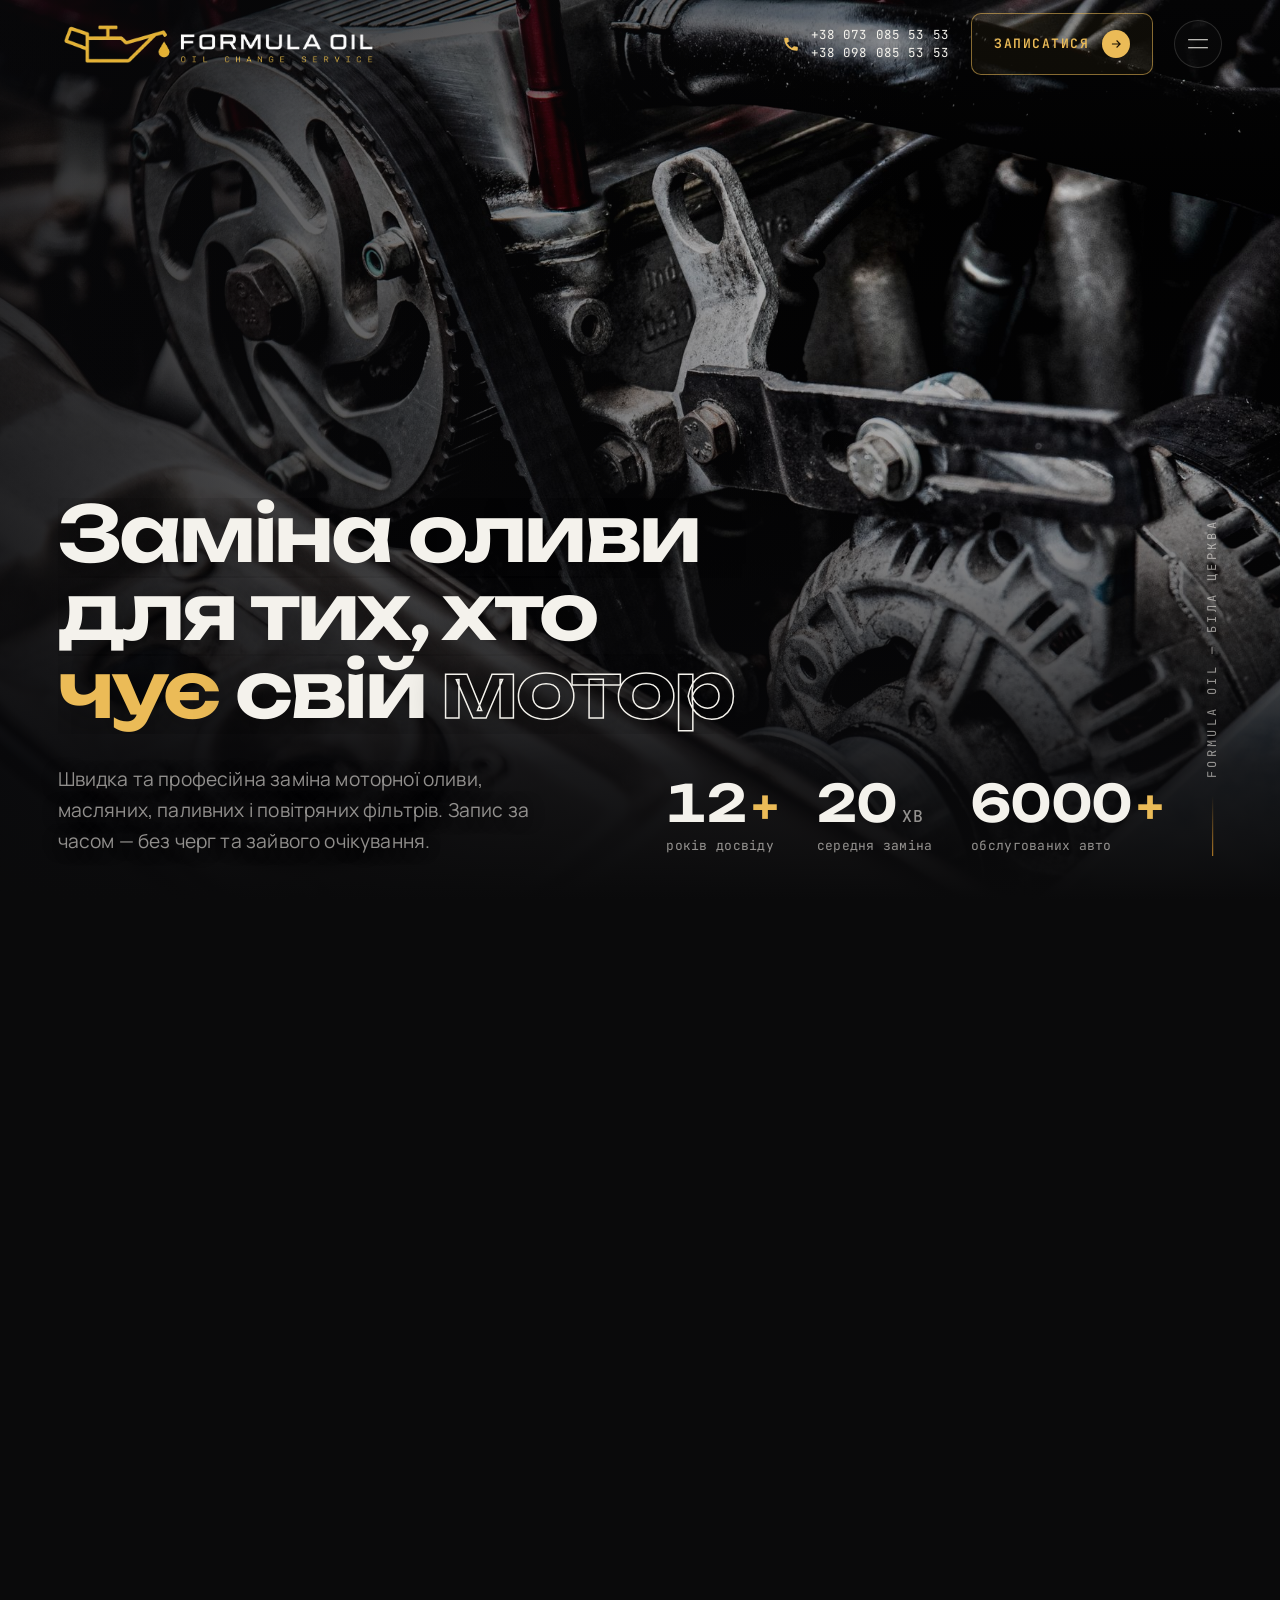
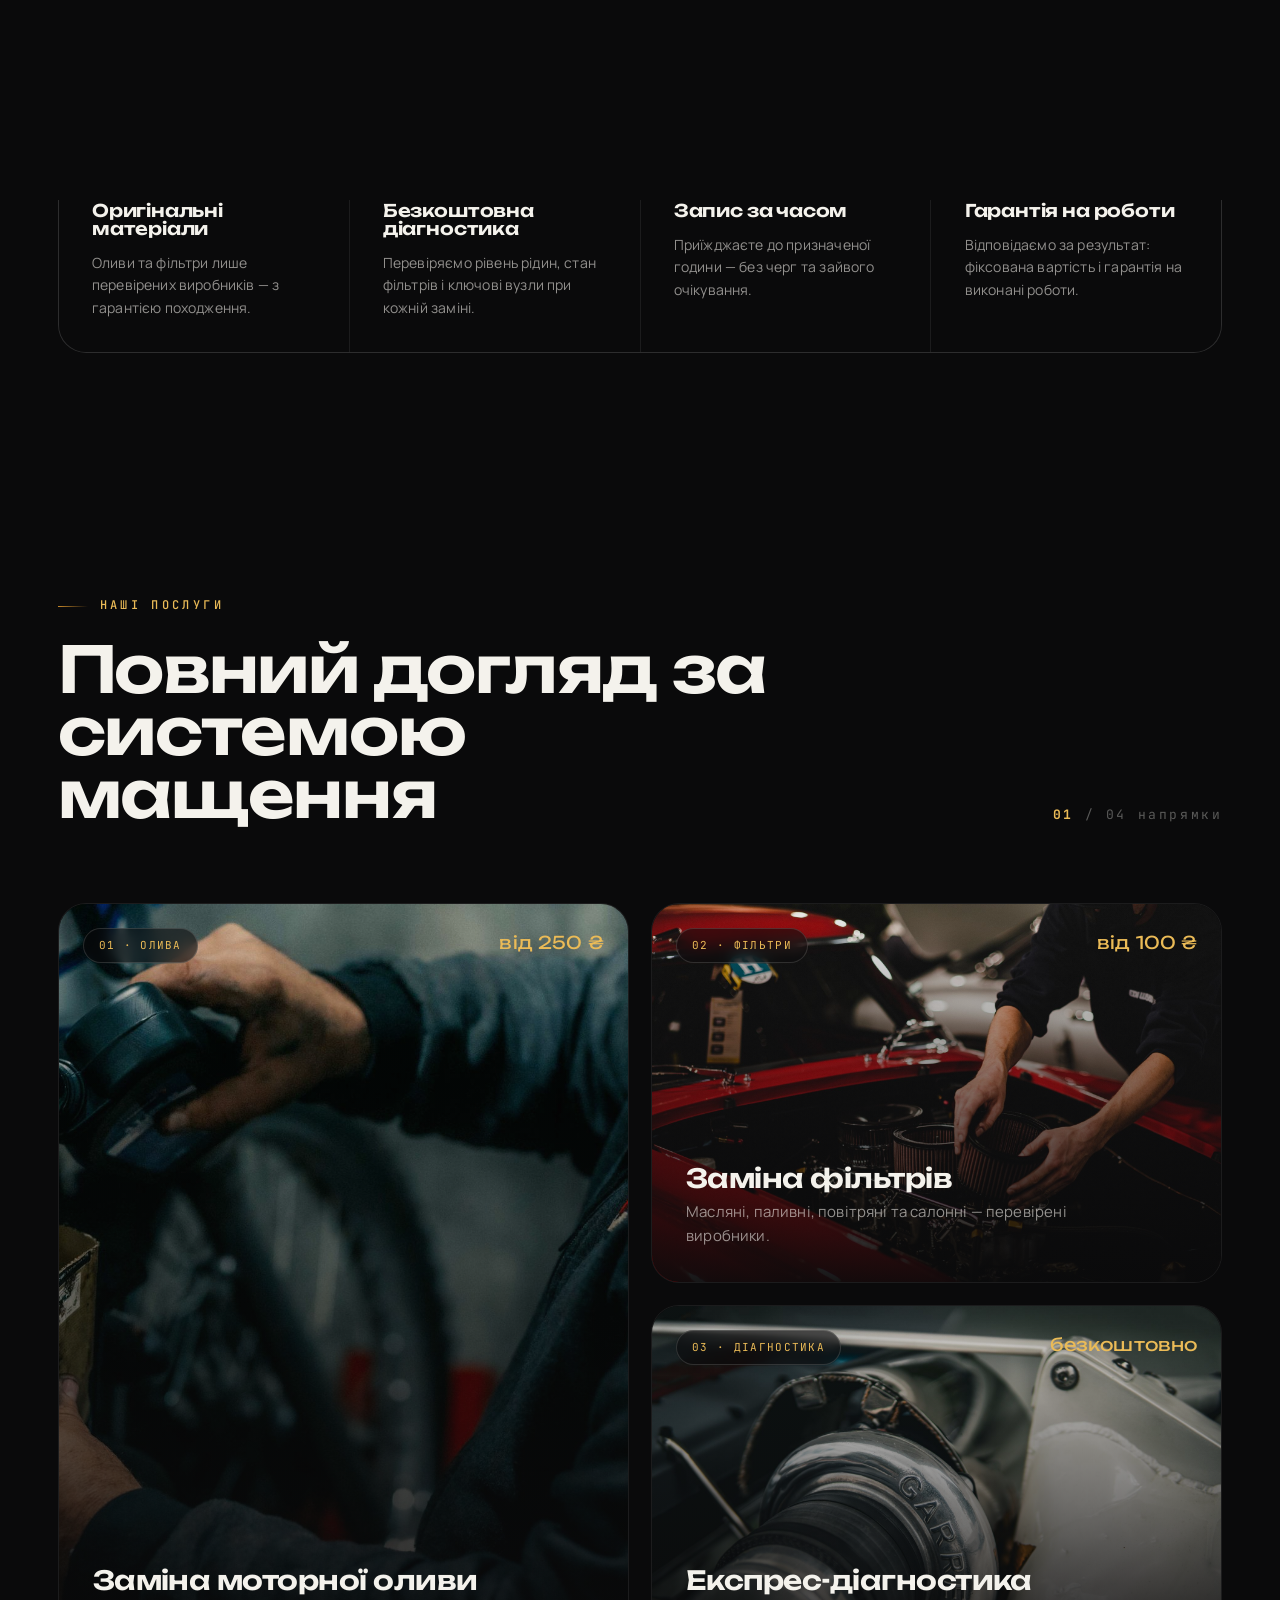
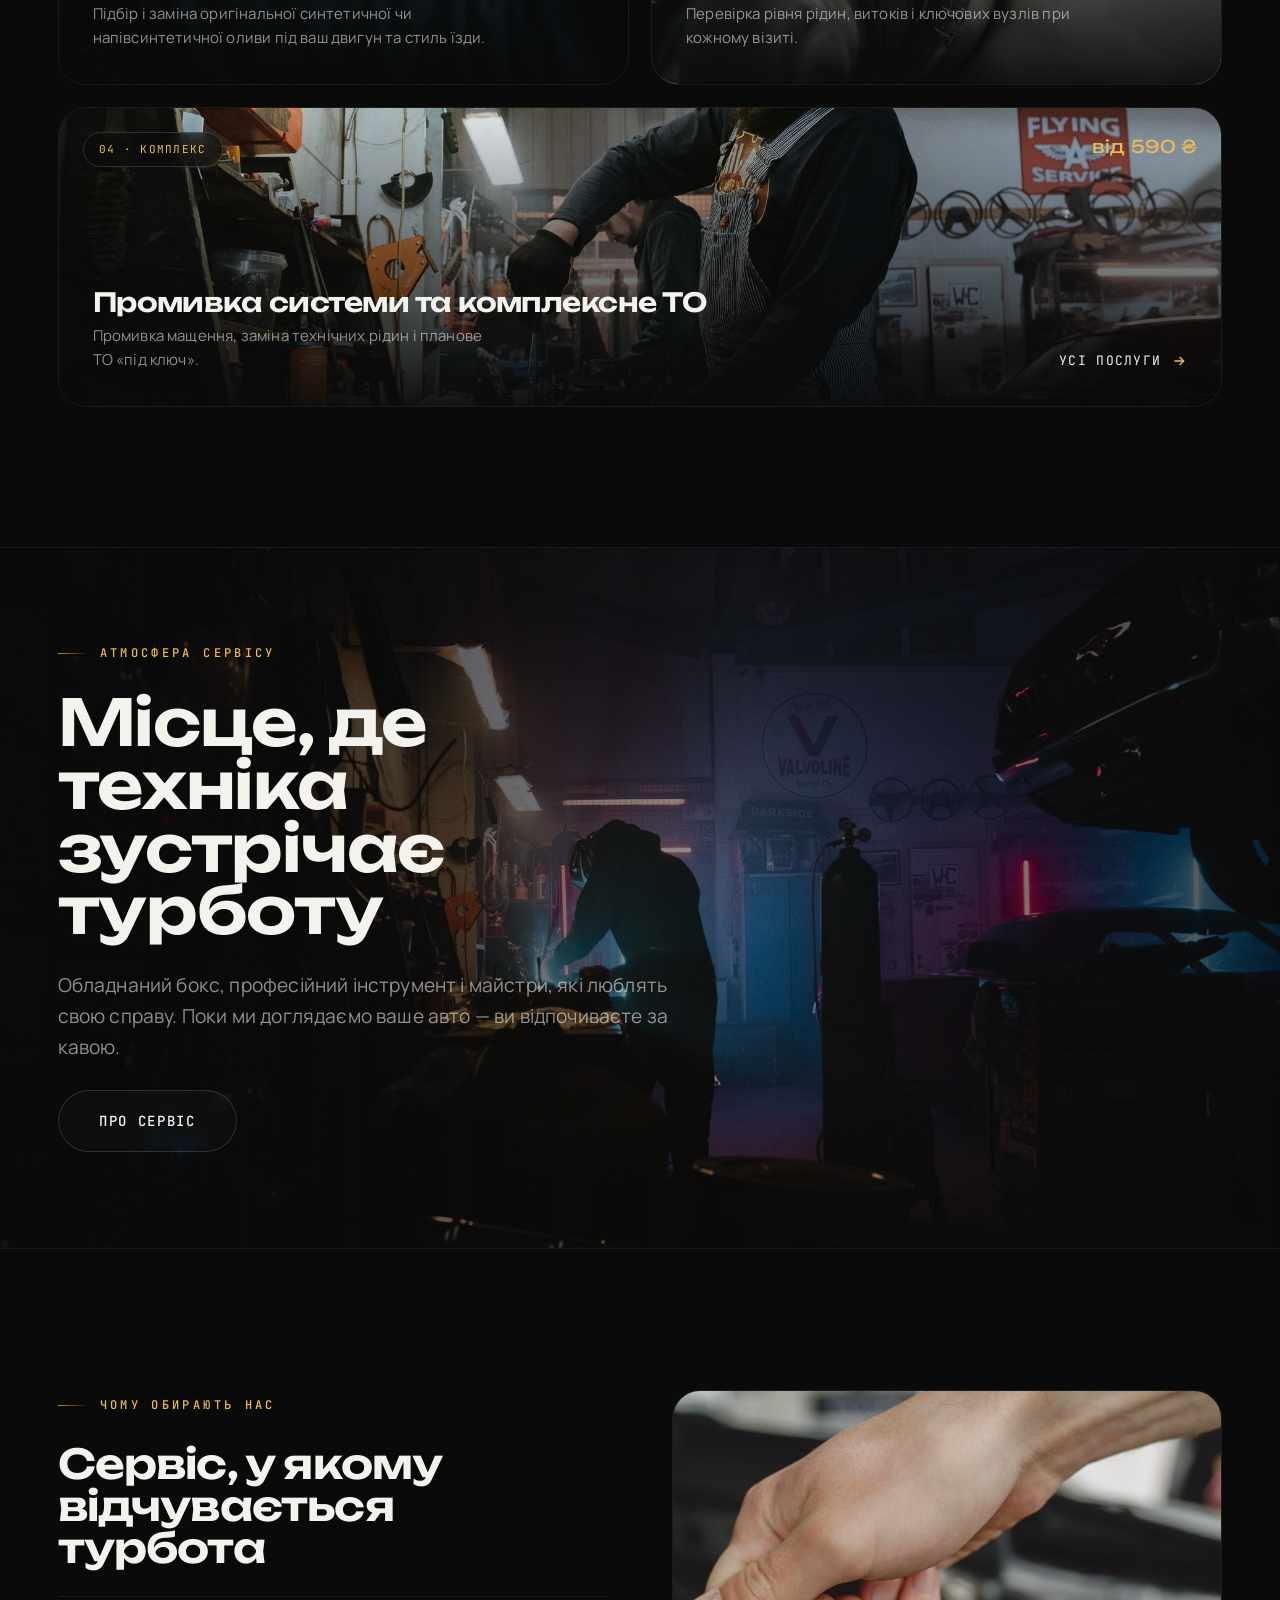
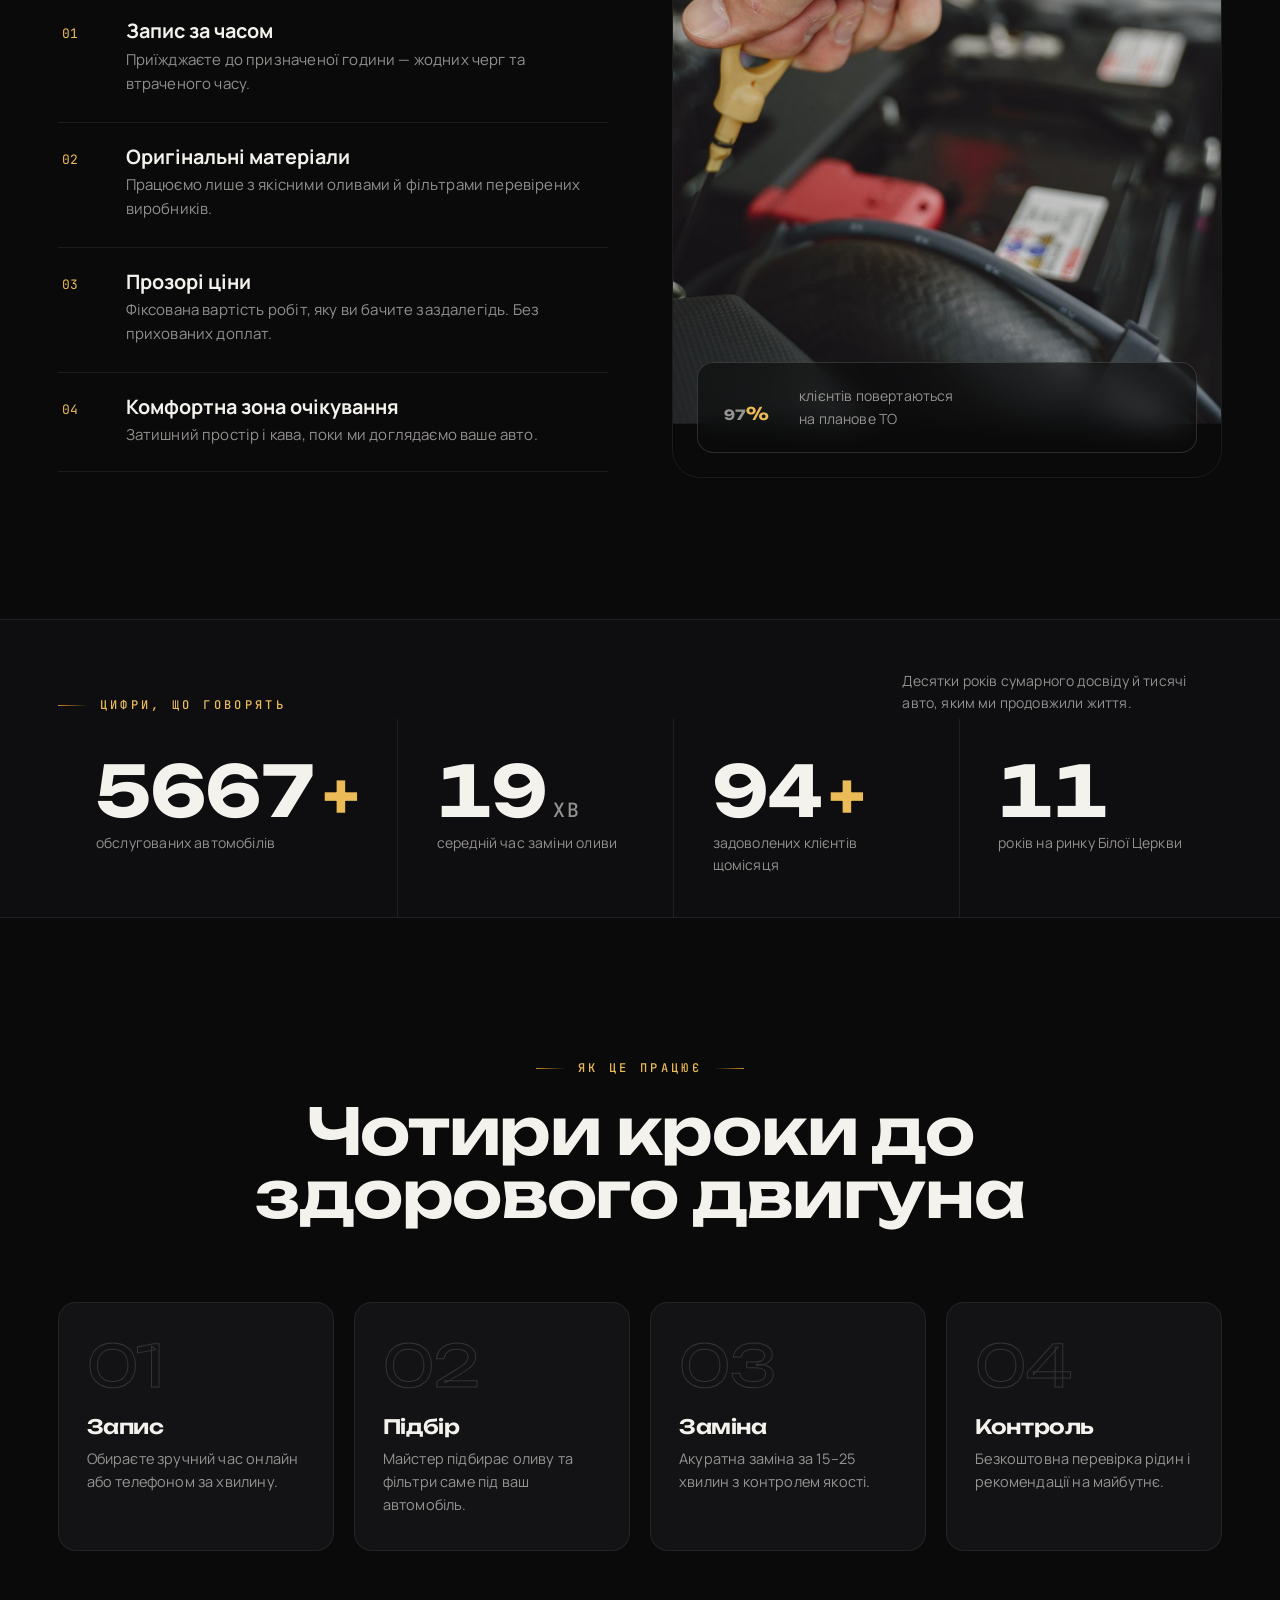
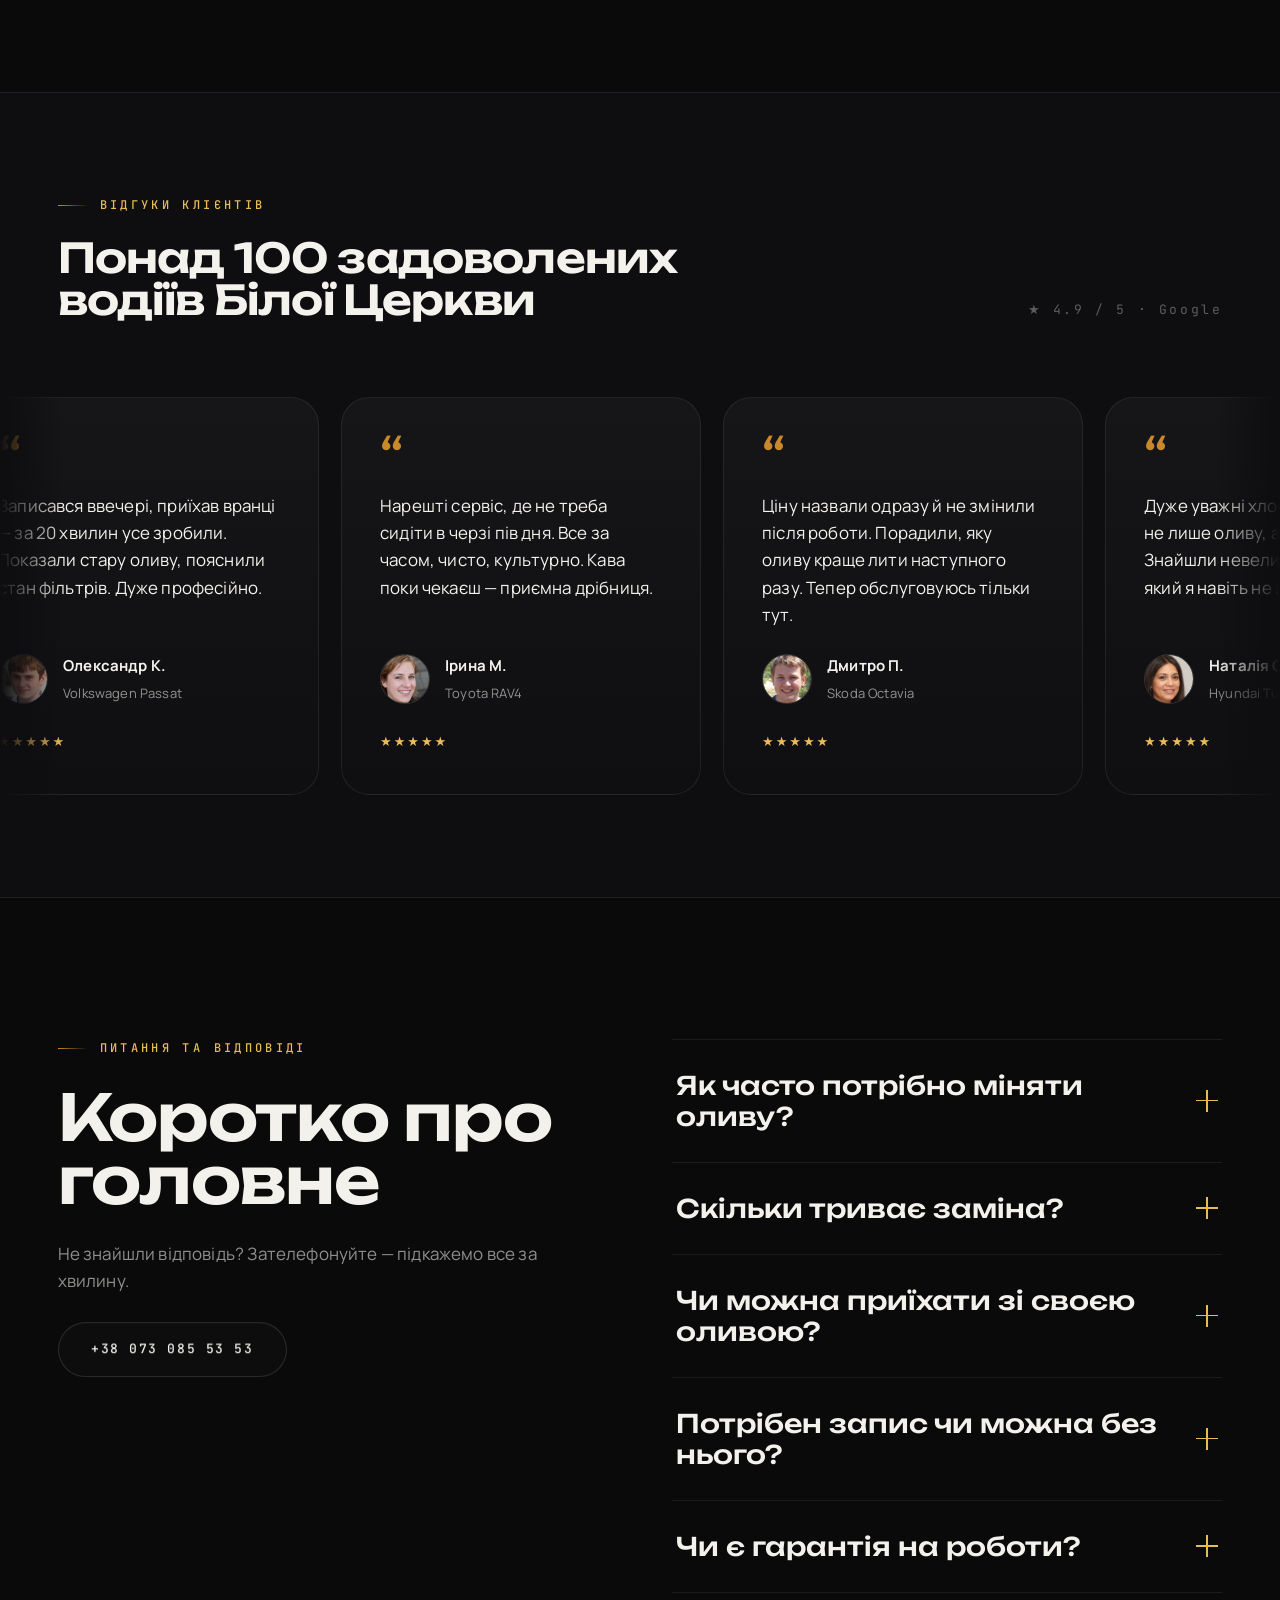
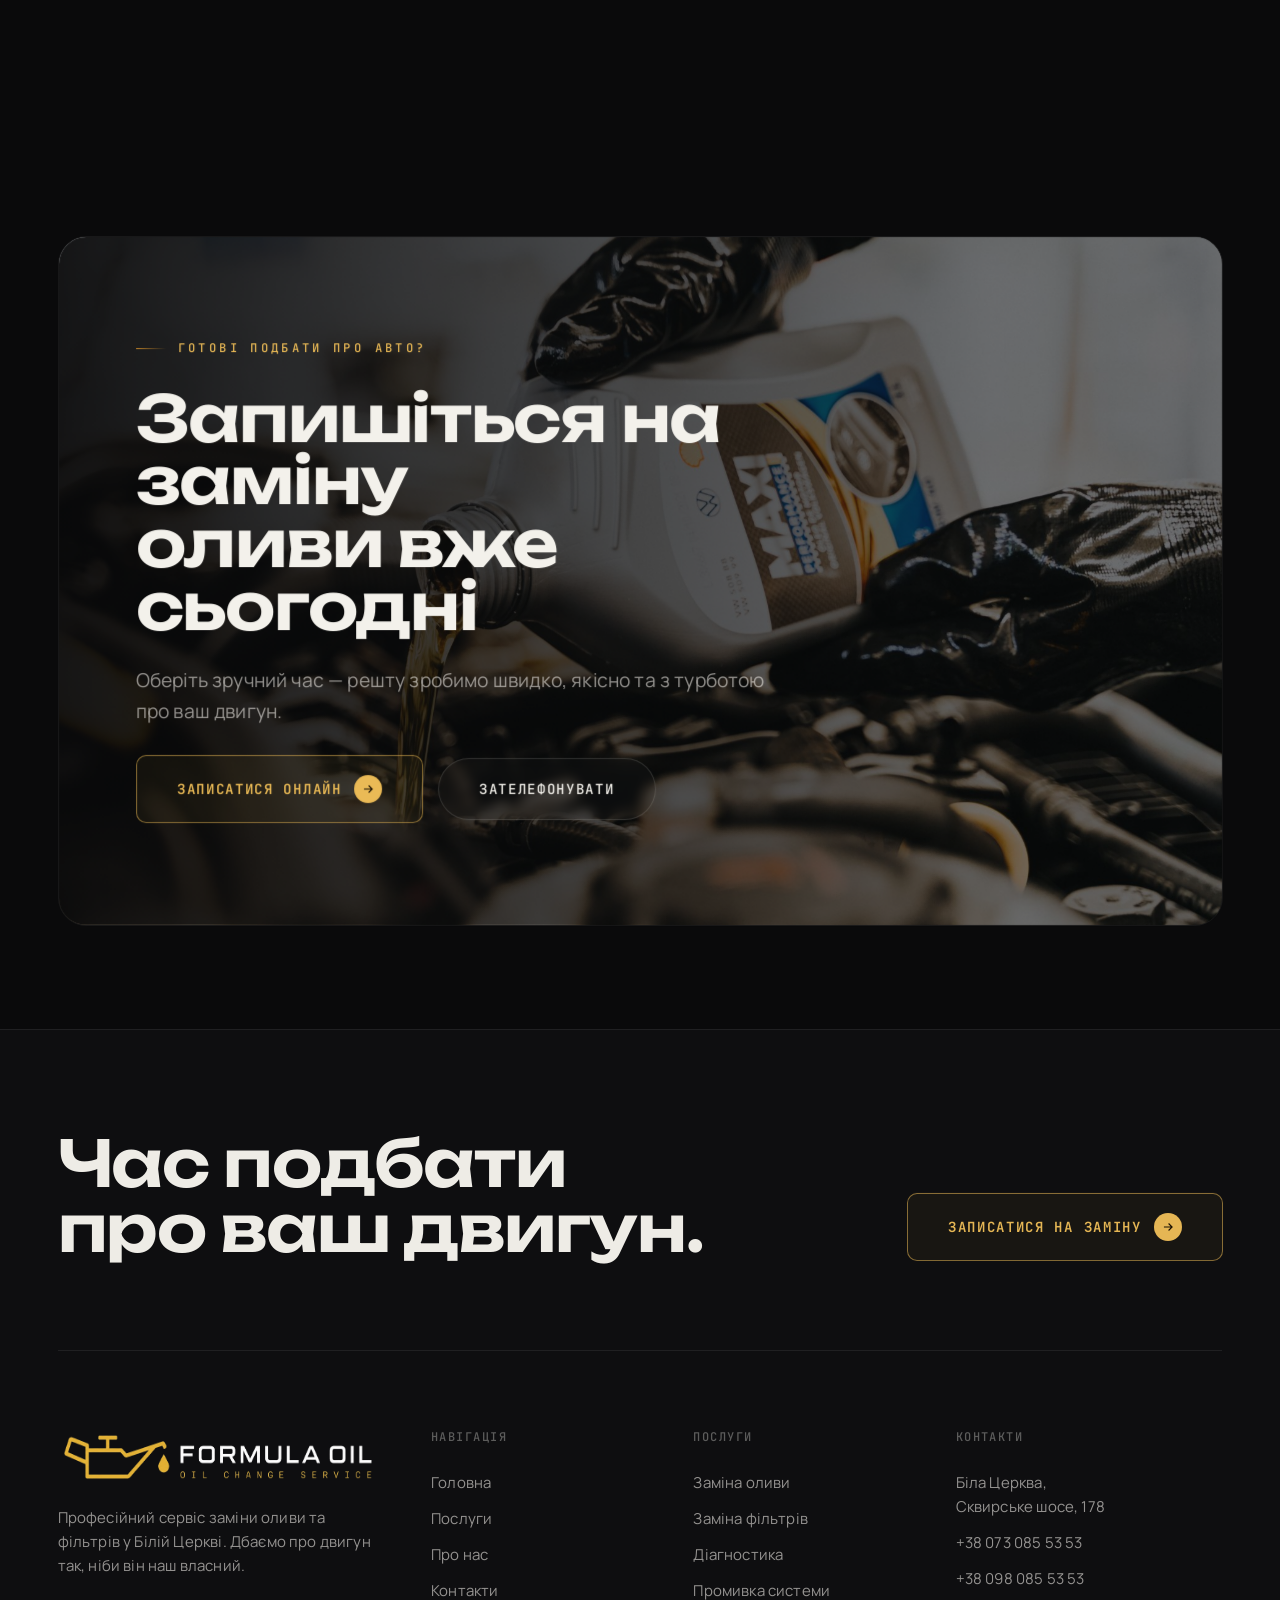
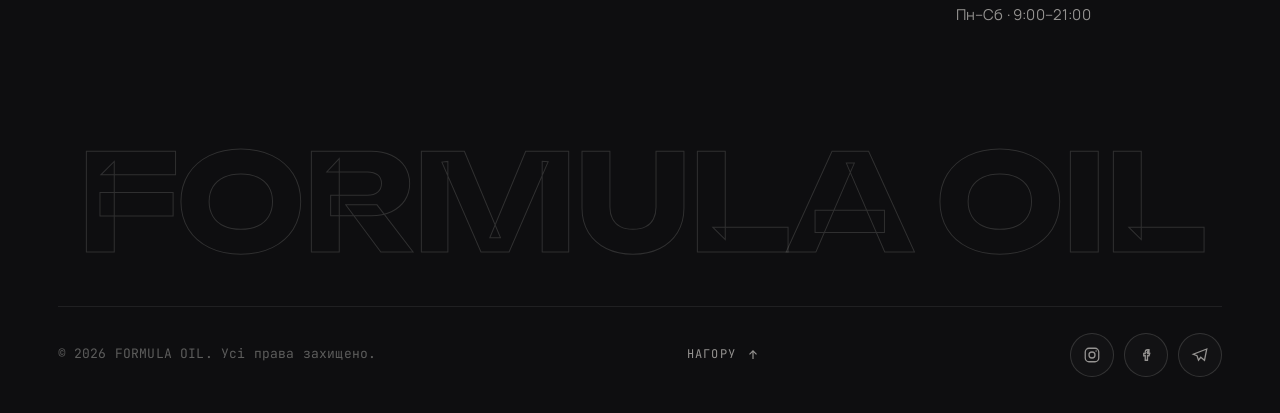
<file: index.html>
<!DOCTYPE html>
<html lang="uk" class="no-js">
<head>
  <meta charset="UTF-8" />
  <meta name="viewport" content="width=device-width, initial-scale=1.0, viewport-fit=cover" />
  <title>FORMULA OIL — Професійна заміна оливи та фільтрів · Біла Церква</title>
  <meta name="description" content="Сервісний центр FORMULA OIL: швидка та професійна заміна моторної оливи, масляних, паливних і повітряних фільтрів. Запис без черг. Біла Церква, Сквирське шосе 178." />
  <meta name="theme-color" content="#0A0A0B" />
  <link rel="icon" type="image/svg+xml" href="data:image/svg+xml,%3Csvg%20xmlns%3D'http%3A%2F%2Fwww.w3.org%2F2000%2Fsvg'%20viewBox%3D'0%200%20100%20100'%3E%3Crect%20width%3D'100'%20height%3D'100'%20rx%3D'24'%20fill%3D'%230A0A0B'%2F%3E%3Cpath%20d%3D'M50%2020%20C50%2020%2029%2047%2029%2064%20a21%2021%200%200%200%2042%200%20C71%2047%2050%2020%2050%2020%20Z'%20fill%3D'%23EBBB57'%2F%3E%3C%2Fsvg%3E" />
  <link rel="preconnect" href="https://fonts.googleapis.com" />
  <link rel="preconnect" href="https://fonts.gstatic.com" crossorigin />
  <link href="https://fonts.googleapis.com/css2?family=Unbounded:wght@400;500;600;700;800&family=Manrope:wght@400;500;600;700;800&family=JetBrains+Mono:wght@400;500&display=swap" rel="stylesheet" />
  <link rel="stylesheet" href="assets/css/style.css" />
</head>
<body>

  <svg width="0" height="0" style="position:absolute" aria-hidden="true">
    <defs><linearGradient id="oilgrad" x1="0" y1="0" x2="1" y2="1"><stop offset="0" stop-color="#EBBB57" /><stop offset="1" stop-color="#8A5A16" /></linearGradient></defs>
  </svg>

  <div class="bg-fx" aria-hidden="true"><span class="glow glow--1"></span><span class="glow glow--2"></span><span class="grain"></span></div>

  <!-- PRELOADER -->
  <div class="preloader" role="status" aria-label="Завантаження"><video class="preloader__video" src="assets/video/intro.mp4" muted playsinline webkit-playsinline preload="auto" aria-hidden="true"></video></div>

  <div class="transition" aria-hidden="true">
    <svg class="transition__mark" viewBox="0 0 100 100"><path class="drop-fill" d="M50 8 C50 8 22 42 22 63 a28 28 0 0 0 56 0 C78 42 50 8 50 8 Z" /><path class="drop" d="M50 8 C50 8 22 42 22 63 a28 28 0 0 0 56 0 C78 42 50 8 50 8 Z" /></svg>
  </div>

  <!-- HEADER -->
  <header class="header">
    <div class="container container--wide">
      <a class="logo" href="index.html" aria-label="FORMULA OIL — головна"><img class="logo__img" src="assets/img/logo-mark.png" alt="FORMULA OIL — заміна оливи та фільтрів" decoding="async" /></a>
      <div class="header__actions">
        <div class="header__phones">
          <span class="header__phones-ico"><svg viewBox="0 0 24 24" fill="currentColor" aria-hidden="true"><path d="M6.6 10.8a15.5 15.5 0 0 0 6.6 6.6l2.2-2.2c.3-.28.7-.37 1.02-.24 1.12.37 2.33.57 3.58.57.55 0 1 .45 1 1V20c0 .55-.45 1-1 1C10.4 21 3 13.6 3 4.5 3 3.95 3.45 3.5 4 3.5H7.5c.55 0 1 .45 1 1 0 1.25.2 2.46.57 3.58.13.32.04.72-.24 1L6.6 10.8z"/></svg></span>
          <span class="header__phones-list">
            <a href="tel:+380730855353">+38 073 085 53 53</a>
            <a href="tel:+380980855353">+38 098 085 53 53</a>
          </span>
        </div>
        <a class="btn btn--primary" href="contacts.html#zapys">Записатися
          <svg class="btn__ico" viewBox="0 0 24 24" fill="none" stroke="currentColor" stroke-width="2"><path d="M5 12h14M13 6l6 6-6 6"/></svg></a>
        <button class="burger" aria-label="Меню"><span></span><span></span></button>
      </div>
    </div>
  </header>

  <!-- MOBILE MENU -->
  <div class="mobile-menu">
    <nav class="mobile-menu__nav">
      <a href="index.html">Головна <i>01</i></a>
      <a href="services.html">Послуги <i>02</i></a>
      <a href="about.html">Про нас <i>03</i></a>
      <a href="contacts.html">Контакти <i>04</i></a>
    </nav>
    <div class="mobile-menu__foot">
      <span>Біла Церква · Сквирське шосе, 178</span><span>Пн–Сб · 9:00–21:00</span><a href="tel:+380730855353">+38 073 085 53 53</a>
    </div>
  </div>

  <!-- Floating phone: expands a compact panel with the two numbers -->
  <div class="phone-fab" data-phone-fab>
    <div class="phone-fab__panel">
      <a href="tel:+380730855353">+38 073 085 53 53</a>
      <a href="tel:+380980855353">+38 098 085 53 53</a>
    </div>
    <button class="phone-fab__btn" type="button" aria-label="Показати номери телефонів" aria-expanded="false">
      <svg viewBox="0 0 24 24" fill="currentColor" aria-hidden="true"><path d="M6.6 10.8a15.5 15.5 0 0 0 6.6 6.6l2.2-2.2c.3-.28.7-.37 1.02-.24 1.12.37 2.33.57 3.58.57.55 0 1 .45 1 1V20c0 .55-.45 1-1 1C10.4 21 3 13.6 3 4.5 3 3.95 3.45 3.5 4 3.5H7.5c.55 0 1 .45 1 1 0 1.25.2 2.46.57 3.58.13.32.04.72-.24 1L6.6 10.8z"/></svg>
    </button>
  </div>

  <main>
    <!-- HERO -->
    <section class="hero">
      <div class="hero__media"><img src="assets/img/gallery/engine-2.jpg" alt="Макрозйомка двигуна автомобіля" fetchpriority="high" decoding="async" /></div>
      <div class="container container--wide">
        <div class="hero__grid">
          <div class="hero__main">
            <h1 class="hero__title">
              <span class="line"><span>Заміна оливи</span></span>
              <span class="line"><span>для тих, хто</span></span>
              <span class="line"><span><em>чує</em> свій <span class="outline">мотор</span></span></span>
            </h1>
            <div class="hero__bottom">
              <div class="hero__lead-wrap">
                <p class="lead" data-hero>Швидка та професійна заміна моторної оливи, масляних, паливних і повітряних фільтрів. Запис за часом — без черг та зайвого очікування.</p>
              </div>
              <div class="hero__stats" data-hero>
                <div class="stat"><b><span data-count="12">0</span><span class="plus">+</span></b><span>років досвіду</span></div>
                <div class="stat"><b><span data-count="20">0</span><span class="unit">хв</span></b><span>середня заміна</span></div>
                <div class="stat"><b><span data-count="6000">0</span><span class="plus">+</span></b><span>обслугованих авто</span></div>
              </div>
            </div>
          </div>
          <div class="hero__side" aria-hidden="true">Formula Oil — Біла Церква</div>
        </div>
      </div>
    </section>

    <!-- MARQUEE -->
    <div class="marquee" aria-hidden="true">
      <div class="marquee__track" data-speed="34">
        <span>Синтетика</span><span class="outline">Заміна оливи</span><span>Масляний фільтр</span><span class="outline">Повітряний фільтр</span><span>Паливний фільтр</span><span class="outline">Діагностика</span>
        <span>Синтетика</span><span class="outline">Заміна оливи</span><span>Масляний фільтр</span><span class="outline">Повітряний фільтр</span><span>Паливний фільтр</span><span class="outline">Діагностика</span>
      </div>
    </div>

    <!-- APPROACH / MANIFEST -->
    <section class="section section--tight" id="approach">
      <div class="container container--wide">
        <div class="approach">
          <div class="approach__lead">
            <span class="kicker" data-reveal>Наш підхід</span>
            <h2 class="h-xl" data-reveal>Ми не просто зливаємо стару оливу — ми <em class="hl">продовжуємо життя</em> вашого двигуна.</h2>
          </div>
          <div class="approach__note" data-reveal data-delay="0.1">
            <p>FORMULA OIL — це сервіс, де кожна заміна проходить за чітким протоколом: підбір матеріалів під ваш двигун, контроль рівня рідин і безкоштовна діагностика ключових вузлів. Уважно, чесно та за розкладом.</p>
            <a class="link-arrow" href="about.html">Дізнатися більше про нас
              <svg viewBox="0 0 24 24" fill="none" stroke="currentColor" stroke-width="2"><path d="M5 12h14M13 6l6 6-6 6"/></svg></a>
          </div>
        </div>

        <div class="approach-grid" data-reveal-group>
          <article class="acard">
            <span class="acard__n">01</span>
            <span class="acard__ico"><svg viewBox="0 0 24 24" fill="none" stroke="currentColor" stroke-width="1.5"><path d="M12 2l2.4 5.4L20 8.3l-4 3.9.95 5.8L12 15.3 7.05 18l.95-5.8-4-3.9 5.6-.9L12 2z"/></svg></span>
            <h3>Оригінальні матеріали</h3>
            <p>Оливи та фільтри лише перевірених виробників — з гарантією походження.</p>
          </article>
          <article class="acard">
            <span class="acard__n">02</span>
            <span class="acard__ico"><svg viewBox="0 0 24 24" fill="none" stroke="currentColor" stroke-width="1.5"><circle cx="11" cy="11" r="7"/><path d="M21 21l-4.3-4.3"/></svg></span>
            <h3>Безкоштовна діагностика</h3>
            <p>Перевіряємо рівень рідин, стан фільтрів і ключові вузли при кожній заміні.</p>
          </article>
          <article class="acard">
            <span class="acard__n">03</span>
            <span class="acard__ico"><svg viewBox="0 0 24 24" fill="none" stroke="currentColor" stroke-width="1.5"><circle cx="12" cy="12" r="9"/><path d="M12 7v5l3 2"/></svg></span>
            <h3>Запис за часом</h3>
            <p>Приїжджаєте до призначеної години — без черг та зайвого очікування.</p>
          </article>
          <article class="acard">
            <span class="acard__n">04</span>
            <span class="acard__ico"><svg viewBox="0 0 24 24" fill="none" stroke="currentColor" stroke-width="1.5"><path d="M12 3l7 3v6c0 4.5-3 7.5-7 9-4-1.5-7-4.5-7-9V6l7-3z"/><path d="M9 12l2 2 4-4"/></svg></span>
            <h3>Гарантія на роботи</h3>
            <p>Відповідаємо за результат: фіксована вартість і гарантія на виконані роботи.</p>
          </article>
        </div>
      </div>
    </section>

    <!-- SERVICES PREVIEW -->
    <section class="section" id="services">
      <div class="container container--wide">
        <div class="section-head section-head--split">
          <div class="section-head__l">
            <span class="kicker" data-reveal>Наші послуги</span>
            <h2 class="h-xl" data-reveal data-delay="0.05">Повний догляд за системою мащення</h2>
          </div>
          <span class="sec-index" data-reveal><b>01</b> / 04 напрямки</span>
        </div>

        <div class="grid grid--2" data-reveal-group>
          <article class="svc svc--tall">
            <img src="assets/img/services/oil-2.jpg" alt="Заливання свіжої моторної оливи" decoding="async" loading="lazy" />
            <span class="svc__tag">01 · Олива</span><span class="svc__price">від 250 ₴</span>
            <div class="svc__body"><h3>Заміна моторної оливи</h3><p>Підбір і заміна оригінальної синтетичної чи напівсинтетичної оливи під ваш двигун та стиль їзди.</p></div>
          </article>
          <div class="grid" style="gap:22px">
            <article class="svc">
              <img src="assets/img/services/filter-1.jpg" alt="Заміна фільтрів" decoding="async" loading="lazy" />
              <span class="svc__tag">02 · Фільтри</span><span class="svc__price">від 100 ₴</span>
              <div class="svc__body"><h3>Заміна фільтрів</h3><p>Масляні, паливні, повітряні та салонні — перевірені виробники.</p></div>
            </article>
            <article class="svc">
              <img src="assets/img/gallery/engine-1.jpg" alt="Діагностика двигуна" decoding="async" loading="lazy" />
              <span class="svc__tag">03 · Діагностика</span><span class="svc__price">безкоштовно</span>
              <div class="svc__body"><h3>Експрес-діагностика</h3><p>Перевірка рівня рідин, витоків і ключових вузлів при кожному візиті.</p></div>
            </article>
          </div>
        </div>
        <div style="margin-top:22px" data-reveal>
          <article class="svc" style="min-height:300px">
            <img src="assets/img/services/mechanic-3.jpg" alt="Комплексне обслуговування" decoding="async" loading="lazy" />
            <span class="svc__tag">04 · Комплекс</span><span class="svc__price">від 590 ₴</span>
            <div class="svc__body" style="display:flex;justify-content:space-between;align-items:flex-end;flex-wrap:wrap;gap:20px">
              <div><h3>Промивка системи та комплексне ТО</h3><p>Промивка мащення, заміна технічних рідин і планове ТО «під ключ».</p></div>
              <a class="link-arrow" href="services.html">Усі послуги <svg viewBox="0 0 24 24" fill="none" stroke="currentColor" stroke-width="2"><path d="M5 12h14M13 6l6 6-6 6"/></svg></a>
            </div>
          </article>
        </div>
      </div>
    </section>

    <!-- SHOWCASE full-bleed -->
    <section class="showcase bleed">
      <img src="assets/img/wide/shop-1.jpg" alt="Атмосфера сервісного боксу" decoding="async" loading="lazy" />
      <div class="container container--wide">
        <div class="showcase__inner">
          <span class="kicker" data-reveal>Атмосфера сервісу</span>
          <h2 class="h-xl" data-reveal data-delay="0.05">Місце, де техніка<br />зустрічає турботу</h2>
          <p class="lead" data-reveal data-delay="0.1">Обладнаний бокс, професійний інструмент і майстри, які люблять свою справу. Поки ми доглядаємо ваше авто — ви відпочиваєте за кавою.</p>
          <div data-reveal data-delay="0.15"><a class="btn btn--ghost btn--lg" href="about.html">Про сервіс</a></div>
        </div>
      </div>
    </section>

    <!-- WHY US -->
    <section class="section">
      <div class="container container--wide">
        <div class="split">
          <div class="split__body">
            <span class="kicker" data-reveal>Чому обирають нас</span>
            <h2 class="h-lg" data-reveal data-delay="0.05">Сервіс, у якому<br />відчувається турбота</h2>
            <div class="features">
              <div class="feature" data-reveal><span class="feature__n">01</span><div class="feature__c"><h4>Запис за часом</h4><p>Приїжджаєте до призначеної години — жодних черг та втраченого часу.</p></div></div>
              <div class="feature" data-reveal data-delay="0.05"><span class="feature__n">02</span><div class="feature__c"><h4>Оригінальні матеріали</h4><p>Працюємо лише з якісними оливами й фільтрами перевірених виробників.</p></div></div>
              <div class="feature" data-reveal data-delay="0.1"><span class="feature__n">03</span><div class="feature__c"><h4>Прозорі ціни</h4><p>Фіксована вартість робіт, яку ви бачите заздалегідь. Без прихованих доплат.</p></div></div>
              <div class="feature" data-reveal data-delay="0.15"><span class="feature__n">04</span><div class="feature__c"><h4>Комфортна зона очікування</h4><p>Затишний простір і кава, поки ми доглядаємо ваше авто.</p></div></div>
            </div>
          </div>
          <div class="split__media" data-reveal="scale">
            <img src="assets/img/services/dip-1.jpg" alt="Перевірка рівня оливи по щупу" decoding="async" loading="lazy" />
            <div class="split__badge"><b><span data-count="100">0</span><span class="unit" style="font-size:0.5em;color:var(--accent-2)">%</span></b><span>клієнтів повертаються<br />на планове ТО</span></div>
          </div>
        </div>
      </div>
    </section>

    <!-- STAT STRIP full-bleed -->
    <div class="bleed" style="border-block:1px solid var(--line);background:var(--bg-2)">
      <div class="container container--wide">
        <div class="stat-strip__head">
          <div data-reveal><span class="kicker">Цифри, що говорять</span></div>
          <p class="text-muted" data-reveal style="font-size:14px;max-width:320px">Десятки років сумарного досвіду й тисячі авто, яким ми продовжили життя.</p>
        </div>
        <div class="stat-strip" data-reveal-group>
          <div class="cell"><b><span data-count="6000">0</span><span class="plus">+</span></b><span>обслугованих автомобілів</span></div>
          <div class="cell"><b><span data-count="20">0</span><span class="unit">хв</span></b><span>середній час заміни оливи</span></div>
          <div class="cell"><b><span data-count="100">0</span><span class="plus">+</span></b><span>задоволених клієнтів щомісяця</span></div>
          <div class="cell"><b><span data-count="12">0</span></b><span>років на ринку Білої Церкви</span></div>
        </div>
      </div>
    </div>

    <!-- PROCESS -->
    <section class="section">
      <div class="container container--wide">
        <div class="section-head section-head--center" data-reveal>
          <span class="kicker kicker--center">Як це працює</span>
          <h2 class="h-xl">Чотири кроки до<br />здорового двигуна</h2>
        </div>
        <div class="steps" data-reveal-group>
          <div class="step"><div class="step__n">01</div><h4>Запис</h4><p>Обираєте зручний час онлайн або телефоном за хвилину.</p></div>
          <div class="step"><div class="step__n">02</div><h4>Підбір</h4><p>Майстер підбирає оливу та фільтри саме під ваш автомобіль.</p></div>
          <div class="step"><div class="step__n">03</div><h4>Заміна</h4><p>Акуратна заміна за 15–25 хвилин з контролем якості.</p></div>
          <div class="step"><div class="step__n">04</div><h4>Контроль</h4><p>Безкоштовна перевірка рідин і рекомендації на майбутнє.</p></div>
        </div>
      </div>
    </section>

    <!-- TESTIMONIALS -->
    <section class="section section--tight" style="background:var(--bg-2);border-block:1px solid var(--line)">
      <div class="container container--wide">
        <div class="section-head section-head--split">
          <div class="section-head__l"><span class="kicker" data-reveal>Відгуки клієнтів</span><h2 class="h-lg" data-reveal data-delay="0.05">Понад 100 задоволених<br />водіїв Білої Церкви</h2></div>
          <span class="sec-index" data-reveal>★ 4.9 / 5 · Google</span>
        </div>
      </div>
      <div class="reviews-marquee bleed" data-reveal>
        <div class="reviews-track" data-speed="90">
          <div class="quote"><span class="quote__mark">“</span><p>Записався ввечері, приїхав вранці — за 20 хвилин усе зробили. Показали стару оливу, пояснили стан фільтрів. Дуже професійно.</p><div class="quote__by"><span class="quote__ava"><img src="assets/img/faces/person-4.jpg" alt="" decoding="async" loading="lazy" /></span><div><b>Олександр К.</b><span>Volkswagen Passat</span></div></div><span class="quote__stars">★★★★★</span></div>
          <div class="quote"><span class="quote__mark">“</span><p>Нарешті сервіс, де не треба сидіти в черзі пів дня. Все за часом, чисто, культурно. Кава поки чекаєш — приємна дрібниця.</p><div class="quote__by"><span class="quote__ava"><img src="assets/img/faces/person-2.jpg" alt="" decoding="async" loading="lazy" /></span><div><b>Ірина М.</b><span>Toyota RAV4</span></div></div><span class="quote__stars">★★★★★</span></div>
          <div class="quote"><span class="quote__mark">“</span><p>Ціну назвали одразу й не змінили після роботи. Порадили, яку оливу краще лити наступного разу. Тепер обслуговуюсь тільки тут.</p><div class="quote__by"><span class="quote__ava"><img src="assets/img/faces/person-7.jpg" alt="" decoding="async" loading="lazy" /></span><div><b>Дмитро П.</b><span>Skoda Octavia</span></div></div><span class="quote__stars">★★★★★</span></div>
          <div class="quote"><span class="quote__mark">“</span><p>Дуже уважні хлопці. Перевірили не лише оливу, а й усі рідини. Знайшли невеликий витік, про який я навіть не знала.</p><div class="quote__by"><span class="quote__ava"><img src="assets/img/faces/person-1.jpg" alt="" decoding="async" loading="lazy" /></span><div><b>Наталія С.</b><span>Hyundai Tucson</span></div></div><span class="quote__stars">★★★★★</span></div>
          <div class="quote"><span class="quote__mark">“</span><p>Швидко, акуратно, без нав’язування зайвого. Саме те, що потрібно. Рекомендую всім знайомим.</p><div class="quote__by"><span class="quote__ava"><img src="assets/img/faces/person-9.jpg" alt="" decoding="async" loading="lazy" /></span><div><b>Оксана В.</b><span>Renault Megane</span></div></div><span class="quote__stars">★★★★★</span></div>
          <div class="quote"><span class="quote__mark">“</span><p>Обслуговую тут два авто вже третій рік. Жодного разу не підвели. Завжди чесно й по совісті.</p><div class="quote__by"><span class="quote__ava"><img src="assets/img/faces/person-3.jpg" alt="" decoding="async" loading="lazy" /></span><div><b>Юлія К.</b><span>Nissan Qashqai</span></div></div><span class="quote__stars">★★★★★</span></div>
          <div class="quote"><span class="quote__mark">“</span><p>Приємно, коли до твоєї машини ставляться дбайливо. Все пояснили простими словами, показали, що і навіщо.</p><div class="quote__by"><span class="quote__ava"><img src="assets/img/faces/person-11.jpg" alt="" decoding="async" loading="lazy" /></span><div><b>Тетяна Л.</b><span>Mazda CX-5</span></div></div><span class="quote__stars">★★★★★</span></div>
          <div class="quote"><span class="quote__mark">“</span><p>Зручний онлайн-запис, нагадали про візит. Заміна зайняла менше пів години. Сервіс на рівні.</p><div class="quote__by"><span class="quote__ava"><img src="assets/img/faces/person-13.jpg" alt="" decoding="async" loading="lazy" /></span><div><b>Марина Д.</b><span>Kia Sportage</span></div></div><span class="quote__stars">★★★★★</span></div>
          <div class="quote"><span class="quote__mark">“</span><p>Робили комплекс — олива і три фільтри. Ціна вийшла адекватна, а різницю в роботі двигуна було чути одразу.</p><div class="quote__by"><span class="quote__ava"><img src="assets/img/faces/person-12.jpg" alt="" decoding="async" loading="lazy" /></span><div><b>Світлана Р.</b><span>Audi A4</span></div></div><span class="quote__stars">★★★★★</span></div>
          <div class="quote"><span class="quote__mark">“</span><p>Культура спілкування на висоті. Порадили інтервал заміни під мій стиль їзди. Дуже задоволена результатом.</p><div class="quote__by"><span class="quote__ava"><img src="assets/img/faces/person-5.jpg" alt="" decoding="async" loading="lazy" /></span><div><b>Людмила Ф.</b><span>Ford Kuga</span></div></div><span class="quote__stars">★★★★★</span></div>
          <div class="quote" aria-hidden="true"><span class="quote__mark">“</span><p>Записався ввечері, приїхав вранці — за 20 хвилин усе зробили. Показали стару оливу, пояснили стан фільтрів. Дуже професійно.</p><div class="quote__by"><span class="quote__ava"><img src="assets/img/faces/person-4.jpg" alt="" decoding="async" loading="lazy" /></span><div><b>Олександр К.</b><span>Volkswagen Passat</span></div></div><span class="quote__stars">★★★★★</span></div>
          <div class="quote" aria-hidden="true"><span class="quote__mark">“</span><p>Нарешті сервіс, де не треба сидіти в черзі пів дня. Все за часом, чисто, культурно. Кава поки чекаєш — приємна дрібниця.</p><div class="quote__by"><span class="quote__ava"><img src="assets/img/faces/person-2.jpg" alt="" decoding="async" loading="lazy" /></span><div><b>Ірина М.</b><span>Toyota RAV4</span></div></div><span class="quote__stars">★★★★★</span></div>
          <div class="quote" aria-hidden="true"><span class="quote__mark">“</span><p>Ціну назвали одразу й не змінили після роботи. Порадили, яку оливу краще лити наступного разу. Тепер обслуговуюсь тільки тут.</p><div class="quote__by"><span class="quote__ava"><img src="assets/img/faces/person-7.jpg" alt="" decoding="async" loading="lazy" /></span><div><b>Дмитро П.</b><span>Skoda Octavia</span></div></div><span class="quote__stars">★★★★★</span></div>
          <div class="quote" aria-hidden="true"><span class="quote__mark">“</span><p>Дуже уважні хлопці. Перевірили не лише оливу, а й усі рідини. Знайшли невеликий витік, про який я навіть не знала.</p><div class="quote__by"><span class="quote__ava"><img src="assets/img/faces/person-1.jpg" alt="" decoding="async" loading="lazy" /></span><div><b>Наталія С.</b><span>Hyundai Tucson</span></div></div><span class="quote__stars">★★★★★</span></div>
          <div class="quote" aria-hidden="true"><span class="quote__mark">“</span><p>Швидко, акуратно, без нав’язування зайвого. Саме те, що потрібно. Рекомендую всім знайомим.</p><div class="quote__by"><span class="quote__ava"><img src="assets/img/faces/person-9.jpg" alt="" decoding="async" loading="lazy" /></span><div><b>Оксана В.</b><span>Renault Megane</span></div></div><span class="quote__stars">★★★★★</span></div>
          <div class="quote" aria-hidden="true"><span class="quote__mark">“</span><p>Обслуговую тут два авто вже третій рік. Жодного разу не підвели. Завжди чесно й по совісті.</p><div class="quote__by"><span class="quote__ava"><img src="assets/img/faces/person-3.jpg" alt="" decoding="async" loading="lazy" /></span><div><b>Юлія К.</b><span>Nissan Qashqai</span></div></div><span class="quote__stars">★★★★★</span></div>
          <div class="quote" aria-hidden="true"><span class="quote__mark">“</span><p>Приємно, коли до твоєї машини ставляться дбайливо. Все пояснили простими словами, показали, що і навіщо.</p><div class="quote__by"><span class="quote__ava"><img src="assets/img/faces/person-11.jpg" alt="" decoding="async" loading="lazy" /></span><div><b>Тетяна Л.</b><span>Mazda CX-5</span></div></div><span class="quote__stars">★★★★★</span></div>
          <div class="quote" aria-hidden="true"><span class="quote__mark">“</span><p>Зручний онлайн-запис, нагадали про візит. Заміна зайняла менше пів години. Сервіс на рівні.</p><div class="quote__by"><span class="quote__ava"><img src="assets/img/faces/person-13.jpg" alt="" decoding="async" loading="lazy" /></span><div><b>Марина Д.</b><span>Kia Sportage</span></div></div><span class="quote__stars">★★★★★</span></div>
          <div class="quote" aria-hidden="true"><span class="quote__mark">“</span><p>Робили комплекс — олива і три фільтри. Ціна вийшла адекватна, а різницю в роботі двигуна було чути одразу.</p><div class="quote__by"><span class="quote__ava"><img src="assets/img/faces/person-12.jpg" alt="" decoding="async" loading="lazy" /></span><div><b>Світлана Р.</b><span>Audi A4</span></div></div><span class="quote__stars">★★★★★</span></div>
          <div class="quote" aria-hidden="true"><span class="quote__mark">“</span><p>Культура спілкування на висоті. Порадили інтервал заміни під мій стиль їзди. Дуже задоволена результатом.</p><div class="quote__by"><span class="quote__ava"><img src="assets/img/faces/person-5.jpg" alt="" decoding="async" loading="lazy" /></span><div><b>Людмила Ф.</b><span>Ford Kuga</span></div></div><span class="quote__stars">★★★★★</span></div>
        </div>
      </div>
    </section>

    <!-- FAQ -->
    <section class="section">
      <div class="container container--wide">
        <div class="split" style="align-items:start">
          <div class="split__body">
            <span class="kicker" data-reveal>Питання та відповіді</span>
            <h2 class="h-xl" data-reveal data-delay="0.05">Коротко про<br />головне</h2>
            <p class="text-muted" data-reveal data-delay="0.1">Не знайшли відповідь? Зателефонуйте — підкажемо все за хвилину.</p>
            <div data-reveal data-delay="0.15"><a class="btn btn--ghost" href="tel:+380730855353">+38 073 085 53 53</a></div>
          </div>
          <div class="faq" data-reveal>
            <div class="faq__item"><button class="faq__q">Як часто потрібно міняти оливу?<span class="faq__ico"></span></button><div class="faq__a"><div class="faq__a-inner">Для більшості легкових авто — кожні 8 000–10 000 км або раз на рік. Точний інтервал залежить від двигуна, типу оливи та умов експлуатації. Підкажемо оптимальний саме для вас.</div></div></div>
            <div class="faq__item"><button class="faq__q">Скільки триває заміна?<span class="faq__ico"></span></button><div class="faq__a"><div class="faq__a-inner">Стандартна заміна оливи з фільтром — 15–25 хвилин. Комплексне ТО з кількома фільтрами — до години. Оскільки працюємо за записом, вам не доведеться чекати.</div></div></div>
            <div class="faq__item"><button class="faq__q">Чи можна приїхати зі своєю оливою?<span class="faq__ico"></span></button><div class="faq__a"><div class="faq__a-inner">Так, ми виконаємо заміну з вашими матеріалами. Але завжди перевіримо відповідність допускам виробника, щоб убезпечити двигун.</div></div></div>
            <div class="faq__item"><button class="faq__q">Потрібен запис чи можна без нього?<span class="faq__ico"></span></button><div class="faq__a"><div class="faq__a-inner">Ми радимо записатися — так ви приїдете до вільного майстра без черги. Але й без запису намагаємось прийняти якнайшвидше.</div></div></div>
            <div class="faq__item"><button class="faq__q">Чи є гарантія на роботи?<span class="faq__ico"></span></button><div class="faq__a"><div class="faq__a-inner">Так. Ми відповідаємо за якість виконаних робіт і використані матеріали, а після заміни проводимо безкоштовний контроль рівня та відсутності витоків.</div></div></div>
          </div>
        </div>
      </div>
    </section>

    <!-- CTA -->
    <section class="section section--tight">
      <div class="container container--wide">
        <div class="cta-band" data-reveal="scale">
          <img src="assets/img/services/oil-1.jpg" alt="Свіжа моторна олива" decoding="async" loading="lazy" />
          <div class="cta-band__inner">
            <span class="kicker">Готові подбати про авто?</span>
            <h2 class="h-xl">Запишіться на заміну<br />оливи вже сьогодні</h2>
            <p class="lead">Оберіть зручний час — решту зробимо швидко, якісно та з турботою про ваш двигун.</p>
            <div class="hero__actions">
              <a class="btn btn--primary btn--lg" href="contacts.html#zapys">Записатися онлайн
                <svg class="btn__ico" viewBox="0 0 24 24" fill="none" stroke="currentColor" stroke-width="2"><path d="M5 12h14M13 6l6 6-6 6"/></svg></a>
              <a class="btn btn--ghost btn--lg" href="tel:+380730855353">Зателефонувати</a>
            </div>
          </div>
        </div>
      </div>
    </section>
  </main>

  <!-- FOOTER -->
  <footer class="footer">
    <div class="container container--wide">
      <div class="footer__cta">
        <h2 data-reveal>Час подбати<br />про ваш двигун.</h2>
        <a class="btn btn--primary btn--lg" href="contacts.html#zapys" data-reveal>Записатися на заміну
          <svg class="btn__ico" viewBox="0 0 24 24" fill="none" stroke="currentColor" stroke-width="2"><path d="M5 12h14M13 6l6 6-6 6"/></svg></a>
      </div>

      <div class="footer__top">
        <div class="footer__brand">
          <a class="logo" href="index.html"><img class="logo__img" src="assets/img/logo-mark.png" alt="FORMULA OIL — заміна оливи та фільтрів" decoding="async" /></a>
          <p>Професійний сервіс заміни оливи та фільтрів у Білій Церкві. Дбаємо про двигун так, ніби він наш власний.</p>
        </div>
        <div class="footer__col"><h5>Навігація</h5><a href="index.html">Головна</a><a href="services.html">Послуги</a><a href="about.html">Про нас</a><a href="contacts.html">Контакти</a></div>
        <div class="footer__col"><h5>Послуги</h5><a href="services.html">Заміна оливи</a><a href="services.html">Заміна фільтрів</a><a href="services.html">Діагностика</a><a href="services.html">Промивка системи</a></div>
        <div class="footer__col"><h5>Контакти</h5><p>Біла Церква,<br />Сквирське шосе, 178</p><a href="tel:+380730855353">+38 073 085 53 53</a><a href="tel:+380980855353">+38 098 085 53 53</a><p>Пн–Сб · 9:00–21:00</p></div>
      </div>

      <div class="footer__word" aria-hidden="true">FORMULA OIL</div>

      <div class="footer__bottom">
        <p>© <span data-year>2026</span> FORMULA OIL. Усі права захищено.</p>
        <a class="to-top" href="#" data-totop>Нагору
          <svg viewBox="0 0 24 24" fill="none" stroke="currentColor" stroke-width="2" style="width:14px;height:14px"><path d="M12 19V5M6 11l6-6 6 6"/></svg></a>
        <div class="footer__socials">
          <a href="#" aria-label="Instagram"><svg viewBox="0 0 24 24" fill="none" stroke="currentColor" stroke-width="1.7"><rect x="3" y="3" width="18" height="18" rx="5"/><circle cx="12" cy="12" r="4"/><circle cx="17.5" cy="6.5" r="1" fill="currentColor" stroke="none"/></svg></a>
          <a href="#" aria-label="Facebook"><svg viewBox="0 0 24 24" fill="none" stroke="currentColor" stroke-width="1.7"><path d="M14 8h2V5h-2a3 3 0 0 0-3 3v2H9v3h2v6h3v-6h2l1-3h-3V8a1 1 0 0 1 1-1z"/></svg></a>
          <a href="#" aria-label="Telegram"><svg viewBox="0 0 24 24" fill="none" stroke="currentColor" stroke-width="1.7"><path d="M21 4 3 11l5 2 2 6 3-4 5 4z"/></svg></a>
        </div>
      </div>
    </div>
  </footer>

  <script defer src="assets/js/vendor/gsap.min.js"></script>
  <script defer src="assets/js/vendor/ScrollTrigger.min.js"></script>
  <script defer src="assets/js/vendor/ScrollToPlugin.min.js"></script>
  <script defer src="assets/js/app.js"></script>
</body>
</html>
</file>
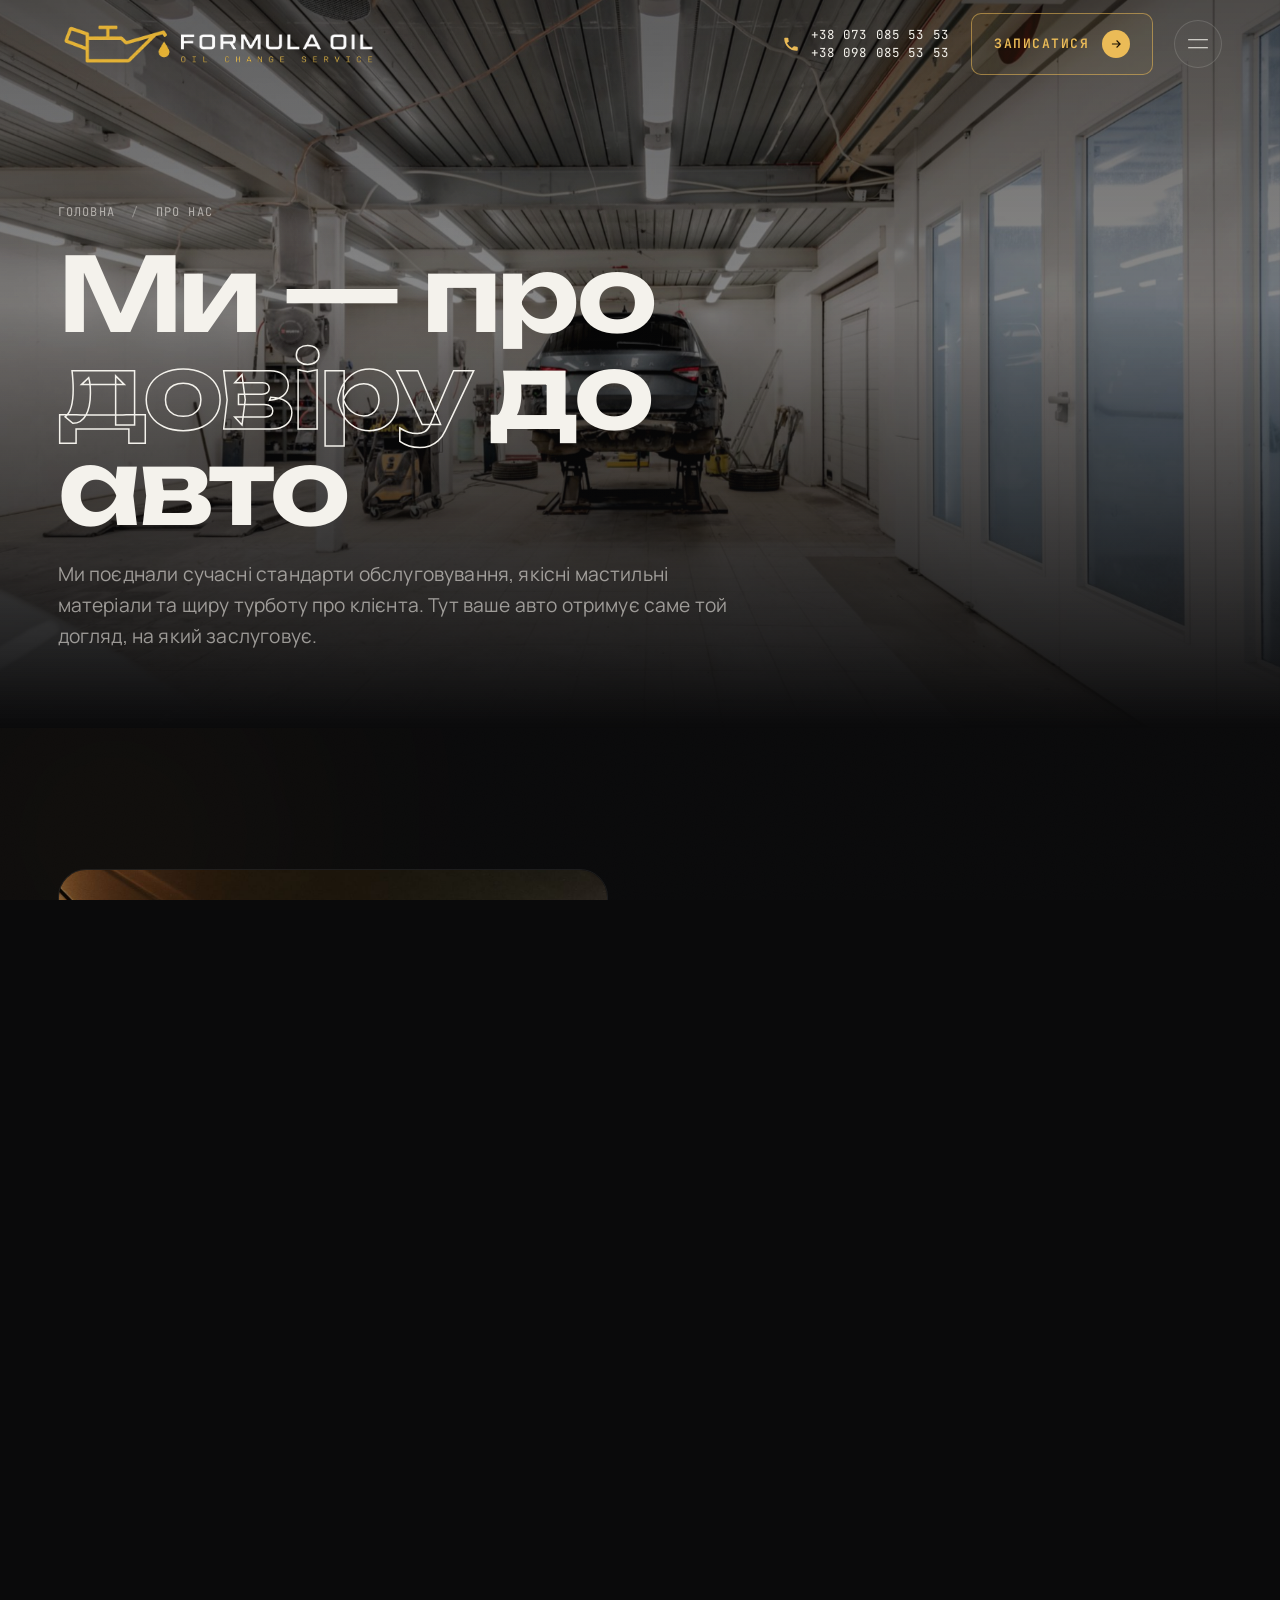
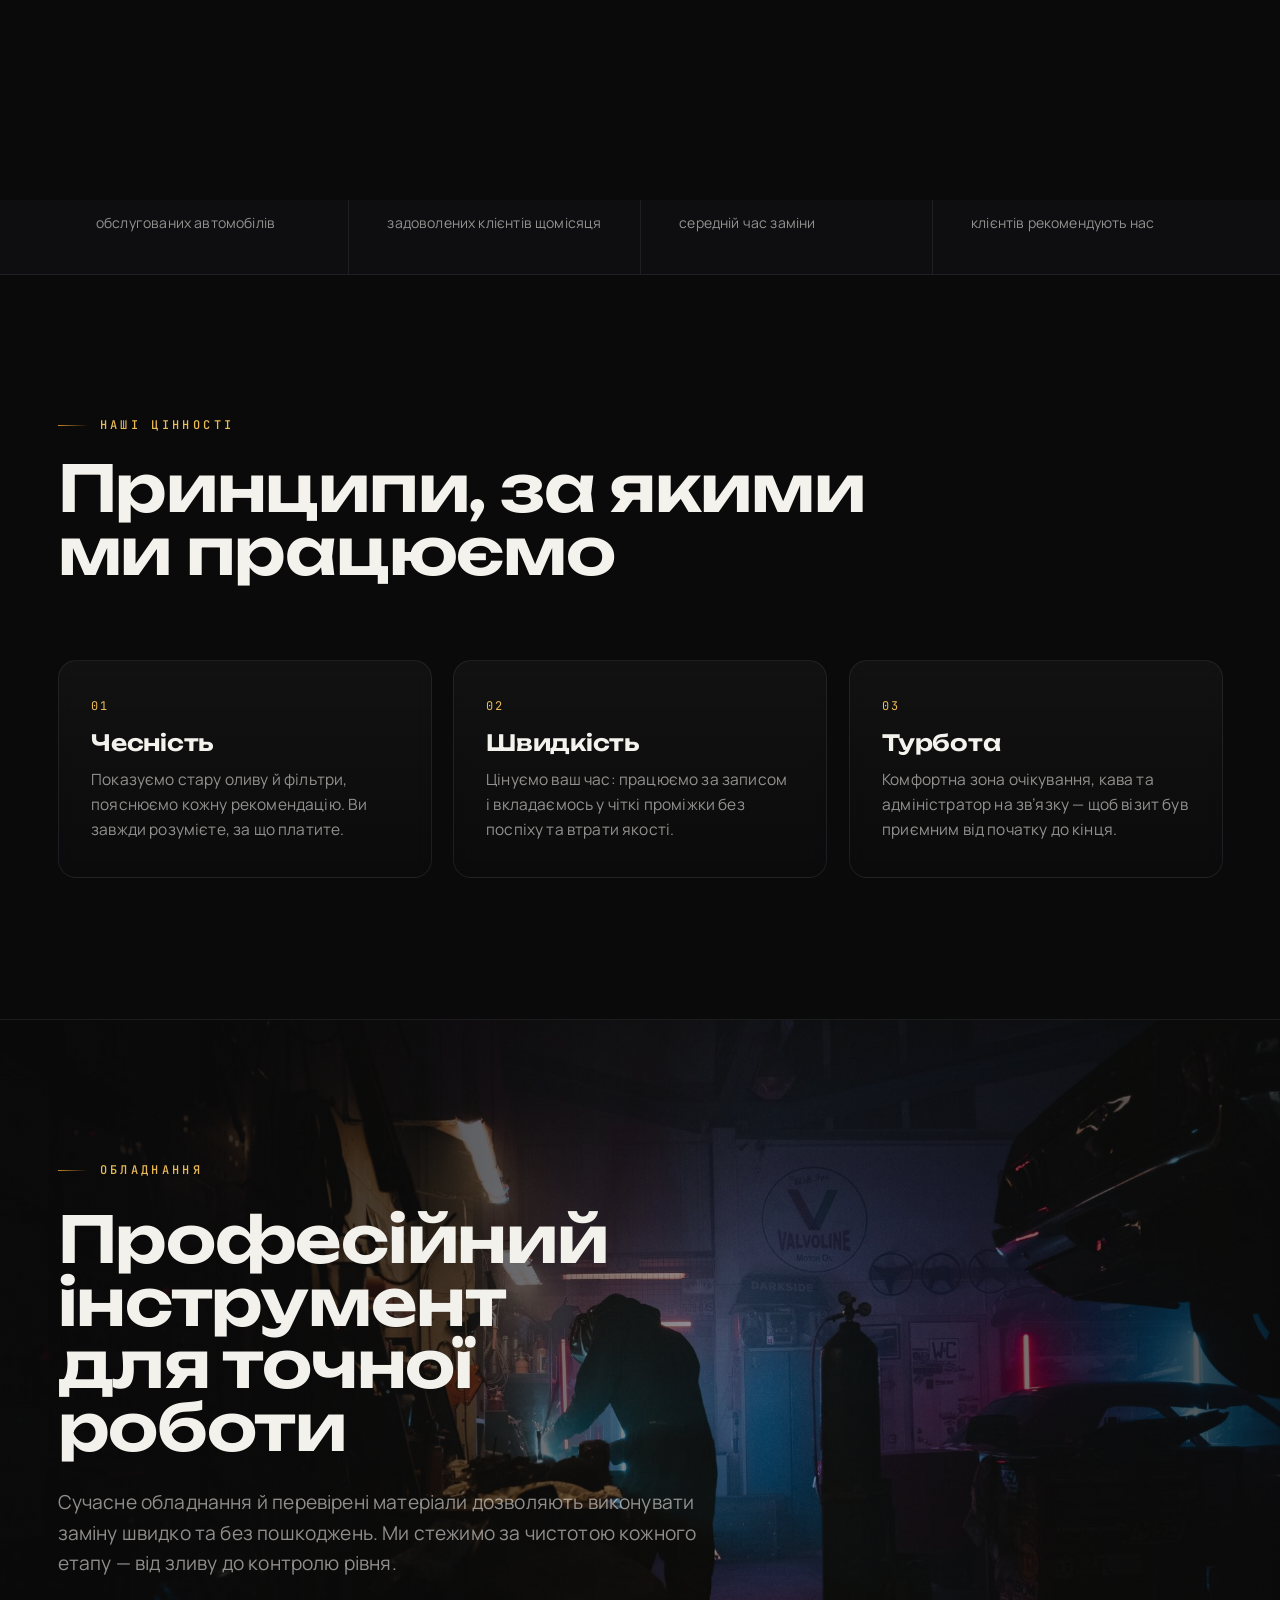
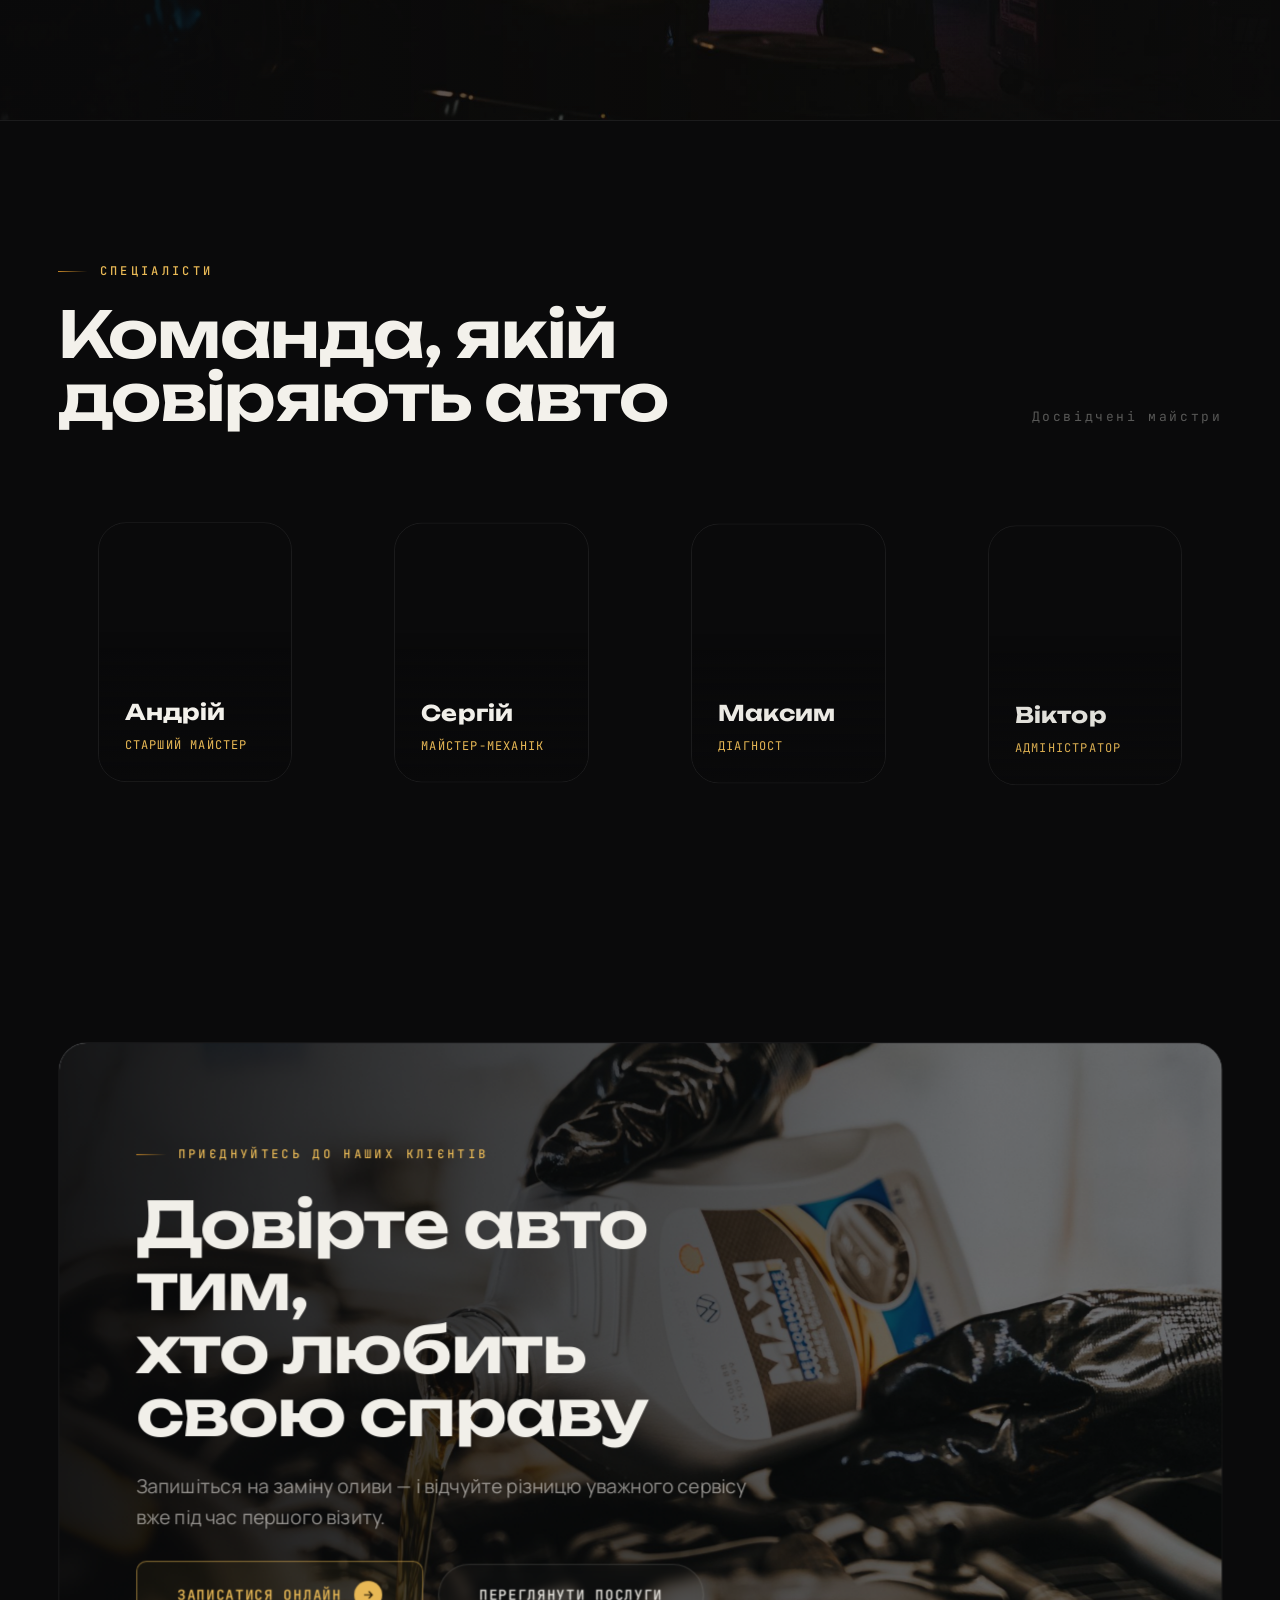
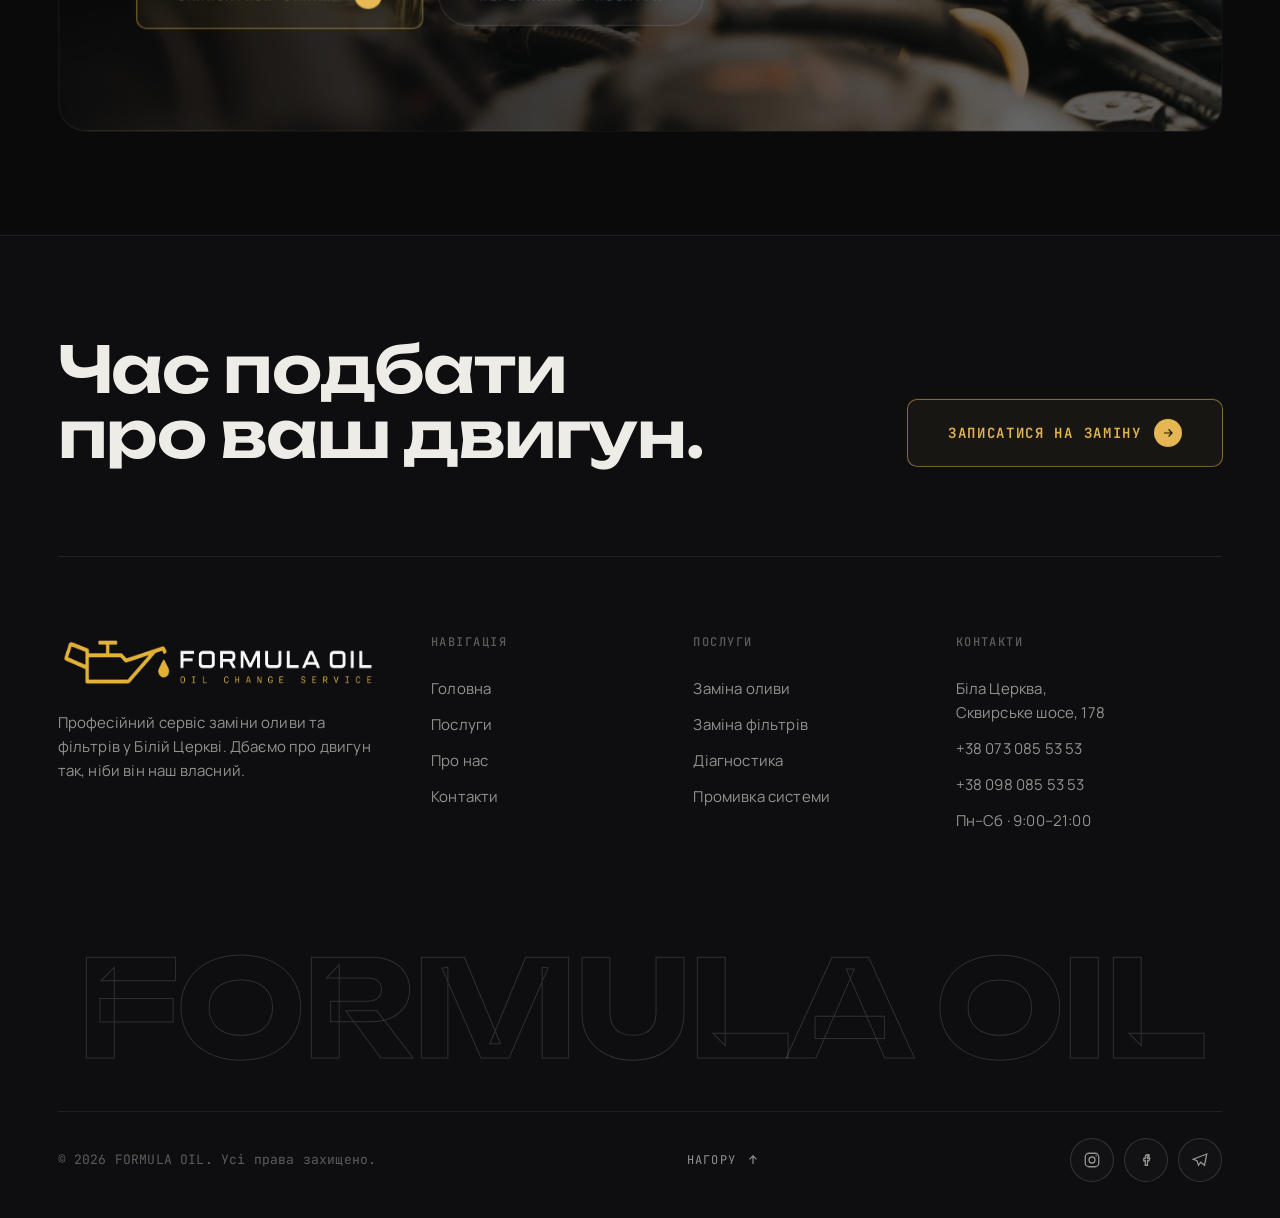
<file: about.html>
<!DOCTYPE html>
<html lang="uk" class="no-js">
<head>
  <meta charset="UTF-8" />
  <meta name="viewport" content="width=device-width, initial-scale=1.0, viewport-fit=cover" />
  <title>Про нас — FORMULA OIL · Команда та цінності сервісу</title>
  <meta name="description" content="Історія, цінності та команда сервісу FORMULA OIL. Сучасне обладнання, досвідчені майстри та турбота про кожне авто у Білій Церкві." />
  <meta name="theme-color" content="#0A0A0B" />
  <link rel="icon" type="image/svg+xml" href="data:image/svg+xml,%3Csvg%20xmlns%3D'http%3A%2F%2Fwww.w3.org%2F2000%2Fsvg'%20viewBox%3D'0%200%20100%20100'%3E%3Crect%20width%3D'100'%20height%3D'100'%20rx%3D'24'%20fill%3D'%230A0A0B'%2F%3E%3Cpath%20d%3D'M50%2020%20C50%2020%2029%2047%2029%2064%20a21%2021%200%200%200%2042%200%20C71%2047%2050%2020%2050%2020%20Z'%20fill%3D'%23EBBB57'%2F%3E%3C%2Fsvg%3E" />
  <link rel="preconnect" href="https://fonts.googleapis.com" />
  <link rel="preconnect" href="https://fonts.gstatic.com" crossorigin />
  <link href="https://fonts.googleapis.com/css2?family=Unbounded:wght@400;500;600;700;800&family=Manrope:wght@400;500;600;700;800&family=JetBrains+Mono:wght@400;500&display=swap" rel="stylesheet" />
  <link rel="stylesheet" href="assets/css/style.css" />
</head>
<body>

  <svg width="0" height="0" style="position:absolute" aria-hidden="true"><defs><linearGradient id="oilgrad" x1="0" y1="0" x2="1" y2="1"><stop offset="0" stop-color="#EBBB57" /><stop offset="1" stop-color="#8A5A16" /></linearGradient></defs></svg>
  <div class="bg-fx" aria-hidden="true"><span class="glow glow--1"></span><span class="glow glow--2"></span><span class="grain"></span></div>

  <div class="preloader" role="status" aria-label="Завантаження"><video class="preloader__video" src="assets/video/intro.mp4" muted playsinline webkit-playsinline preload="auto" aria-hidden="true"></video></div>

  <div class="transition" aria-hidden="true"><svg class="transition__mark" viewBox="0 0 100 100"><path class="drop-fill" d="M50 8 C50 8 22 42 22 63 a28 28 0 0 0 56 0 C78 42 50 8 50 8 Z" /><path class="drop" d="M50 8 C50 8 22 42 22 63 a28 28 0 0 0 56 0 C78 42 50 8 50 8 Z" /></svg></div>

  <header class="header"><div class="container container--wide">
    <a class="logo" href="index.html" aria-label="FORMULA OIL — головна"><img class="logo__img" src="assets/img/logo-mark.png" alt="FORMULA OIL — заміна оливи та фільтрів" decoding="async" /></a>
    <div class="header__actions"><div class="header__phones"><span class="header__phones-ico"><svg viewBox="0 0 24 24" fill="currentColor" aria-hidden="true"><path d="M6.6 10.8a15.5 15.5 0 0 0 6.6 6.6l2.2-2.2c.3-.28.7-.37 1.02-.24 1.12.37 2.33.57 3.58.57.55 0 1 .45 1 1V20c0 .55-.45 1-1 1C10.4 21 3 13.6 3 4.5 3 3.95 3.45 3.5 4 3.5H7.5c.55 0 1 .45 1 1 0 1.25.2 2.46.57 3.58.13.32.04.72-.24 1L6.6 10.8z"/></svg></span><span class="header__phones-list"><a href="tel:+380730855353">+38 073 085 53 53</a><a href="tel:+380980855353">+38 098 085 53 53</a></span></div><a class="btn btn--primary" href="contacts.html#zapys">Записатися<svg class="btn__ico" viewBox="0 0 24 24" fill="none" stroke="currentColor" stroke-width="2"><path d="M5 12h14M13 6l6 6-6 6"/></svg></a><button class="burger" aria-label="Меню"><span></span><span></span></button></div>
  </div></header>

  <div class="mobile-menu"><nav class="mobile-menu__nav"><a href="index.html">Головна <i>01</i></a><a href="services.html">Послуги <i>02</i></a><a href="about.html">Про нас <i>03</i></a><a href="contacts.html">Контакти <i>04</i></a></nav><div class="mobile-menu__foot"><span>Біла Церква · Сквирське шосе, 178</span><span>Пн–Сб · 9:00–21:00</span><a href="tel:+380730855353">+38 073 085 53 53</a></div></div>

  <!-- Floating phone: expands a compact panel with the two numbers -->
  <div class="phone-fab" data-phone-fab>
    <div class="phone-fab__panel">
      <a href="tel:+380730855353">+38 073 085 53 53</a>
      <a href="tel:+380980855353">+38 098 085 53 53</a>
    </div>
    <button class="phone-fab__btn" type="button" aria-label="Показати номери телефонів" aria-expanded="false">
      <svg viewBox="0 0 24 24" fill="currentColor" aria-hidden="true"><path d="M6.6 10.8a15.5 15.5 0 0 0 6.6 6.6l2.2-2.2c.3-.28.7-.37 1.02-.24 1.12.37 2.33.57 3.58.57.55 0 1 .45 1 1V20c0 .55-.45 1-1 1C10.4 21 3 13.6 3 4.5 3 3.95 3.45 3.5 4 3.5H7.5c.55 0 1 .45 1 1 0 1.25.2 2.46.57 3.58.13.32.04.72-.24 1L6.6 10.8z"/></svg>
    </button>
  </div>

  <main>
    <section class="page-hero">
      <div class="page-hero__media"><img src="assets/img/about/garage-1.jpg" alt="Сервісний бокс FORMULA OIL" data-parallax="6" decoding="async" fetchpriority="high" /></div>
      <div class="container container--wide"><div class="page-hero__inner">
        <span class="breadcrumb" data-hero><a href="index.html">Головна</a> <i>/</i> Про нас</span>
        <h1 class="display" data-hero>Ми — про<br /><span style="color:transparent;-webkit-text-stroke:1.5px var(--text)">довіру</span> до авто</h1>
        <p class="lead" data-hero>Ми поєднали сучасні стандарти обслуговування, якісні мастильні матеріали та щиру турботу про клієнта. Тут ваше авто отримує саме той догляд, на який заслуговує.</p>
      </div></div>
    </section>

    <!-- STORY -->
    <section class="section">
      <div class="container container--wide">
        <div class="split">
          <div class="split__media" data-reveal="scale"><img src="assets/img/wide/detail-2.jpg" alt="Автомобіль у сервісному боксі" decoding="async" loading="lazy" /><div class="split__badge"><b><span data-count="12">0</span></b><span>років<br />на ринку</span></div></div>
          <div class="split__body">
            <span class="kicker" data-reveal>Наша історія</span>
            <h2 class="h-lg" data-reveal data-delay="0.05">Маленька майстерня,<br />що виросла в сервіс</h2>
            <p class="lead" data-reveal data-delay="0.1">Ми почали з простої ідеї: заміна оливи має бути швидкою, чесною та приємною. Без черг, без нав’язаних послуг і без «сюрпризів» у рахунку.</p>
            <p class="text-muted" data-reveal data-delay="0.15">Сьогодні FORMULA OIL — це обладнаний сервіс із досвідченою командою, який щодня доглядає за десятками автомобілів мешканців Білої Церкви та області. Ми ростемо, але принцип лишається незмінним — ставитися до кожного авто, як до власного.</p>
            <div data-reveal data-delay="0.2"><a class="link-arrow" href="services.html">Наші послуги<svg viewBox="0 0 24 24" fill="none" stroke="currentColor" stroke-width="2"><path d="M5 12h14M13 6l6 6-6 6"/></svg></a></div>
          </div>
        </div>
      </div>
    </section>

    <!-- STAT STRIP -->
    <div class="bleed" style="border-block:1px solid var(--line);background:var(--bg-2)"><div class="container container--wide">
      <div class="stat-strip" data-reveal-group>
        <div class="cell"><b><span data-count="6000">0</span><span class="plus">+</span></b><span>обслугованих автомобілів</span></div>
        <div class="cell"><b><span data-count="100">0</span><span class="plus">+</span></b><span>задоволених клієнтів щомісяця</span></div>
        <div class="cell"><b><span data-count="20">0</span><span class="unit">хв</span></b><span>середній час заміни</span></div>
        <div class="cell"><b><span data-count="98">0</span><span class="plus">%</span></b><span>клієнтів рекомендують нас</span></div>
      </div>
    </div></div>

    <!-- VALUES -->
    <section class="section">
      <div class="container container--wide">
        <div class="section-head" data-reveal><span class="kicker">Наші цінності</span><h2 class="h-xl">Принципи, за якими<br />ми працюємо</h2></div>
        <div class="grid grid--3" data-reveal-group>
          <article class="card"><div class="card__num">01</div><h3 style="margin-top:16px">Чесність</h3><p>Показуємо стару оливу й фільтри, пояснюємо кожну рекомендацію. Ви завжди розумієте, за що платите.</p></article>
          <article class="card"><div class="card__num">02</div><h3 style="margin-top:16px">Швидкість</h3><p>Цінуємо ваш час: працюємо за записом і вкладаємось у чіткі проміжки без поспіху та втрати якості.</p></article>
          <article class="card"><div class="card__num">03</div><h3 style="margin-top:16px">Турбота</h3><p>Комфортна зона очікування, кава та адміністратор на зв’язку — щоб візит був приємним від початку до кінця.</p></article>
        </div>
      </div>
    </section>

    <!-- SHOWCASE / EQUIPMENT -->
    <section class="showcase bleed">
      <img src="assets/img/wide/shop-1.jpg" alt="Обладнання сервісу" decoding="async" loading="lazy" />
      <div class="container container--wide"><div class="showcase__inner">
        <span class="kicker" data-reveal>Обладнання</span>
        <h2 class="h-xl" data-reveal data-delay="0.05">Професійний інструмент<br />для точної роботи</h2>
        <p class="lead" data-reveal data-delay="0.1">Сучасне обладнання й перевірені матеріали дозволяють виконувати заміну швидко та без пошкоджень. Ми стежимо за чистотою кожного етапу — від зливу до контролю рівня.</p>
      </div></div>
    </section>

    <!-- TEAM -->
    <section class="section">
      <div class="container container--wide">
        <div class="section-head section-head--split"><div class="section-head__l"><span class="kicker" data-reveal>Спеціалісти</span><h2 class="h-xl" data-reveal data-delay="0.05">Команда, якій<br />довіряють авто</h2></div><span class="sec-index" data-reveal>Досвідчені майстри</span></div>
        <div class="grid grid--4" data-reveal-group>
          <figure class="member"><img src="assets/img/about/team-1.jpg" alt="Майстер сервісу" decoding="async" loading="lazy" /><figcaption class="member__info"><b>Андрій</b><span>Старший майстер</span></figcaption></figure>
          <figure class="member"><img src="assets/img/about/team-2.jpg" alt="Майстер сервісу" decoding="async" loading="lazy" /><figcaption class="member__info"><b>Сергій</b><span>Майстер-механік</span></figcaption></figure>
          <figure class="member"><img src="assets/img/about/team-3.jpg" alt="Майстер сервісу" decoding="async" loading="lazy" /><figcaption class="member__info"><b>Максим</b><span>Діагност</span></figcaption></figure>
          <figure class="member"><img src="assets/img/about/team-4.jpg" alt="Майстер сервісу" decoding="async" loading="lazy" /><figcaption class="member__info"><b>Віктор</b><span>Адміністратор</span></figcaption></figure>
        </div>
      </div>
    </section>

    <!-- CTA -->
    <section class="section section--tight">
      <div class="container container--wide">
        <div class="cta-band" data-reveal="scale"><img src="assets/img/services/oil-1.jpg" alt="Моторна олива" decoding="async" loading="lazy" /><div class="cta-band__inner">
          <span class="kicker">Приєднуйтесь до наших клієнтів</span>
          <h2 class="h-xl">Довірте авто тим,<br />хто любить свою справу</h2>
          <p class="lead">Запишіться на заміну оливи — і відчуйте різницю уважного сервісу вже під час першого візиту.</p>
          <div class="hero__actions"><a class="btn btn--primary btn--lg" href="contacts.html#zapys">Записатися онлайн<svg class="btn__ico" viewBox="0 0 24 24" fill="none" stroke="currentColor" stroke-width="2"><path d="M5 12h14M13 6l6 6-6 6"/></svg></a><a class="btn btn--ghost btn--lg" href="services.html">Переглянути послуги</a></div>
        </div></div>
      </div>
    </section>
  </main>

  <footer class="footer"><div class="container container--wide">
    <div class="footer__cta"><h2 data-reveal>Час подбати<br />про ваш двигун.</h2><a class="btn btn--primary btn--lg" href="contacts.html#zapys" data-reveal>Записатися на заміну<svg class="btn__ico" viewBox="0 0 24 24" fill="none" stroke="currentColor" stroke-width="2"><path d="M5 12h14M13 6l6 6-6 6"/></svg></a></div>
    <div class="footer__top">
      <div class="footer__brand"><a class="logo" href="index.html"><img class="logo__img" src="assets/img/logo-mark.png" alt="FORMULA OIL — заміна оливи та фільтрів" decoding="async" /></a><p>Професійний сервіс заміни оливи та фільтрів у Білій Церкві. Дбаємо про двигун так, ніби він наш власний.</p></div>
      <div class="footer__col"><h5>Навігація</h5><a href="index.html">Головна</a><a href="services.html">Послуги</a><a href="about.html">Про нас</a><a href="contacts.html">Контакти</a></div>
      <div class="footer__col"><h5>Послуги</h5><a href="services.html">Заміна оливи</a><a href="services.html">Заміна фільтрів</a><a href="services.html">Діагностика</a><a href="services.html">Промивка системи</a></div>
      <div class="footer__col"><h5>Контакти</h5><p>Біла Церква,<br />Сквирське шосе, 178</p><a href="tel:+380730855353">+38 073 085 53 53</a><a href="tel:+380980855353">+38 098 085 53 53</a><p>Пн–Сб · 9:00–21:00</p></div>
    </div>
    <div class="footer__word" aria-hidden="true">FORMULA OIL</div>
    <div class="footer__bottom"><p>© <span data-year>2026</span> FORMULA OIL. Усі права захищено.</p><a class="to-top" href="#" data-totop>Нагору<svg viewBox="0 0 24 24" fill="none" stroke="currentColor" stroke-width="2" style="width:14px;height:14px"><path d="M12 19V5M6 11l6-6 6 6"/></svg></a><div class="footer__socials"><a href="#" aria-label="Instagram"><svg viewBox="0 0 24 24" fill="none" stroke="currentColor" stroke-width="1.7"><rect x="3" y="3" width="18" height="18" rx="5"/><circle cx="12" cy="12" r="4"/><circle cx="17.5" cy="6.5" r="1" fill="currentColor" stroke="none"/></svg></a><a href="#" aria-label="Facebook"><svg viewBox="0 0 24 24" fill="none" stroke="currentColor" stroke-width="1.7"><path d="M14 8h2V5h-2a3 3 0 0 0-3 3v2H9v3h2v6h3v-6h2l1-3h-3V8a1 1 0 0 1 1-1z"/></svg></a><a href="#" aria-label="Telegram"><svg viewBox="0 0 24 24" fill="none" stroke="currentColor" stroke-width="1.7"><path d="M21 4 3 11l5 2 2 6 3-4 5 4z"/></svg></a></div></div>
  </div></footer>

  <script defer src="assets/js/vendor/gsap.min.js"></script>
  <script defer src="assets/js/vendor/ScrollTrigger.min.js"></script>
  <script defer src="assets/js/vendor/ScrollToPlugin.min.js"></script>
  <script defer src="assets/js/app.js"></script>
</body>
</html>
</file>
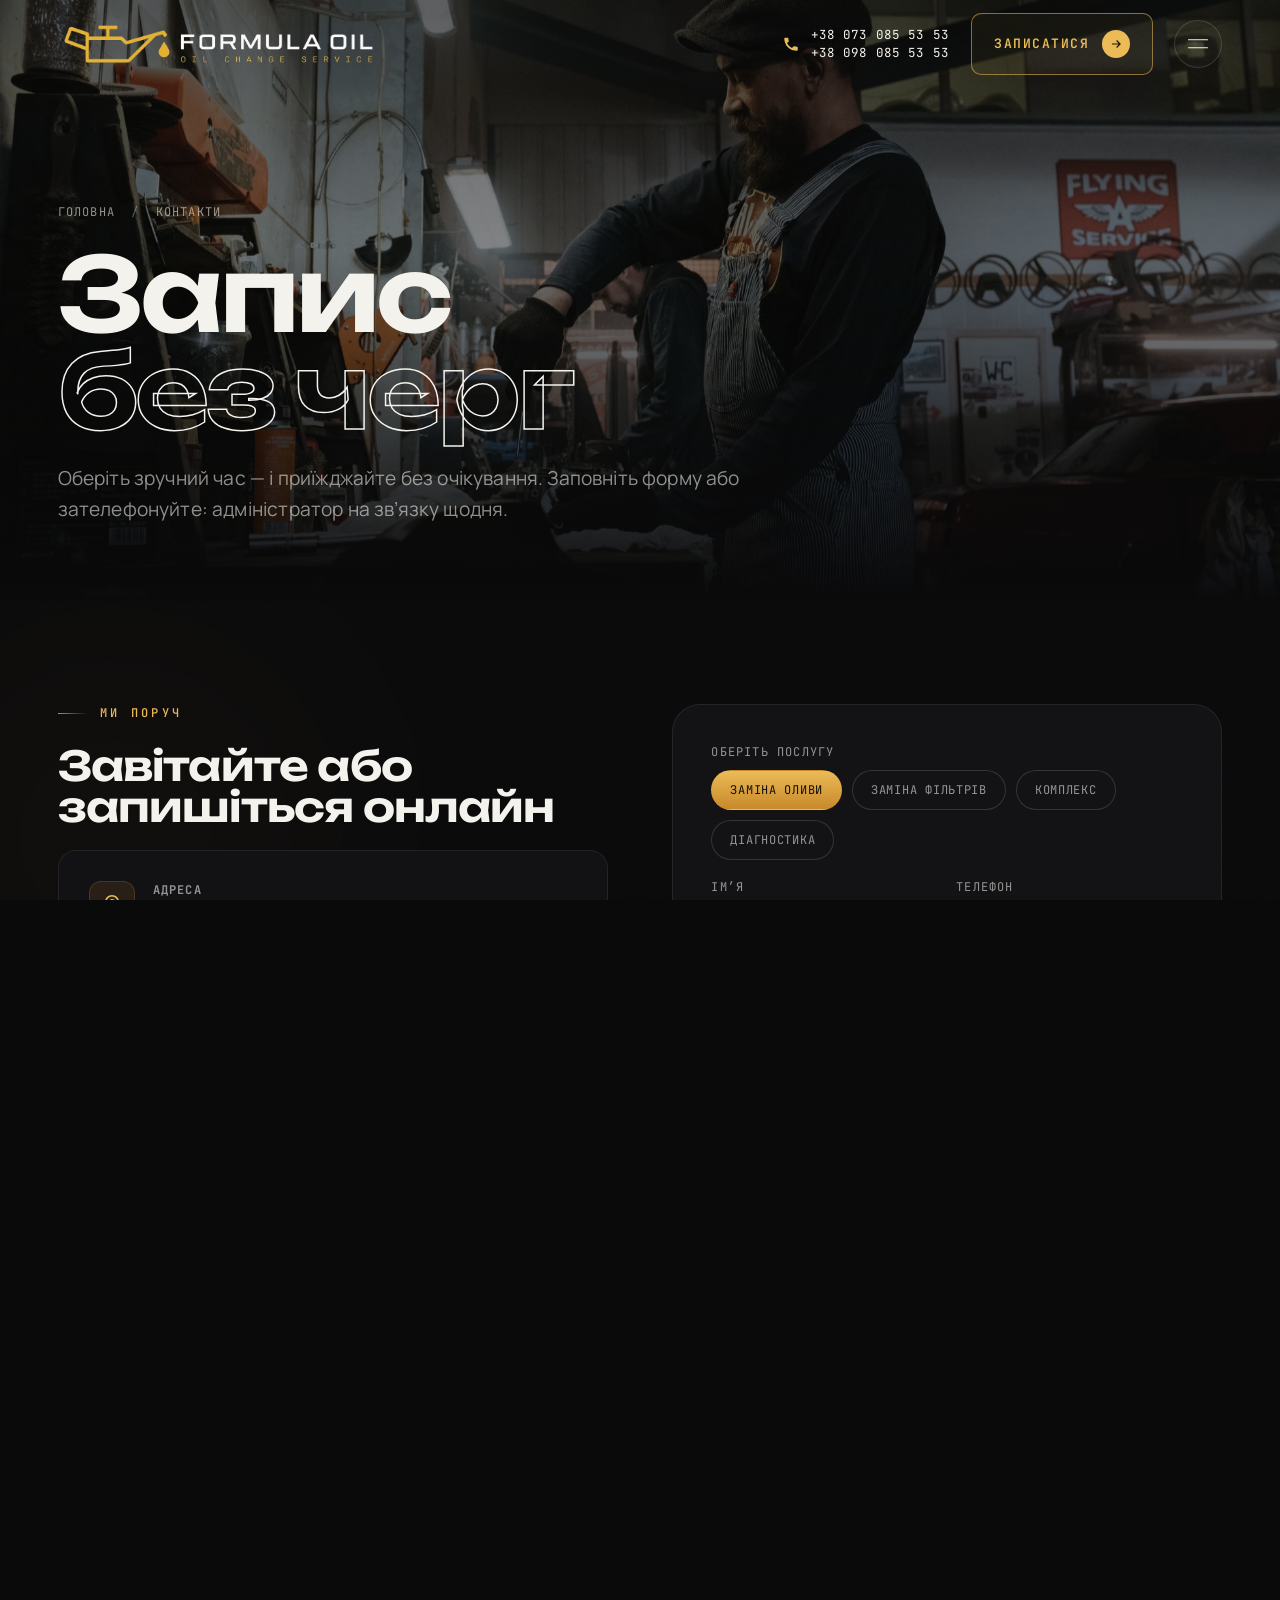
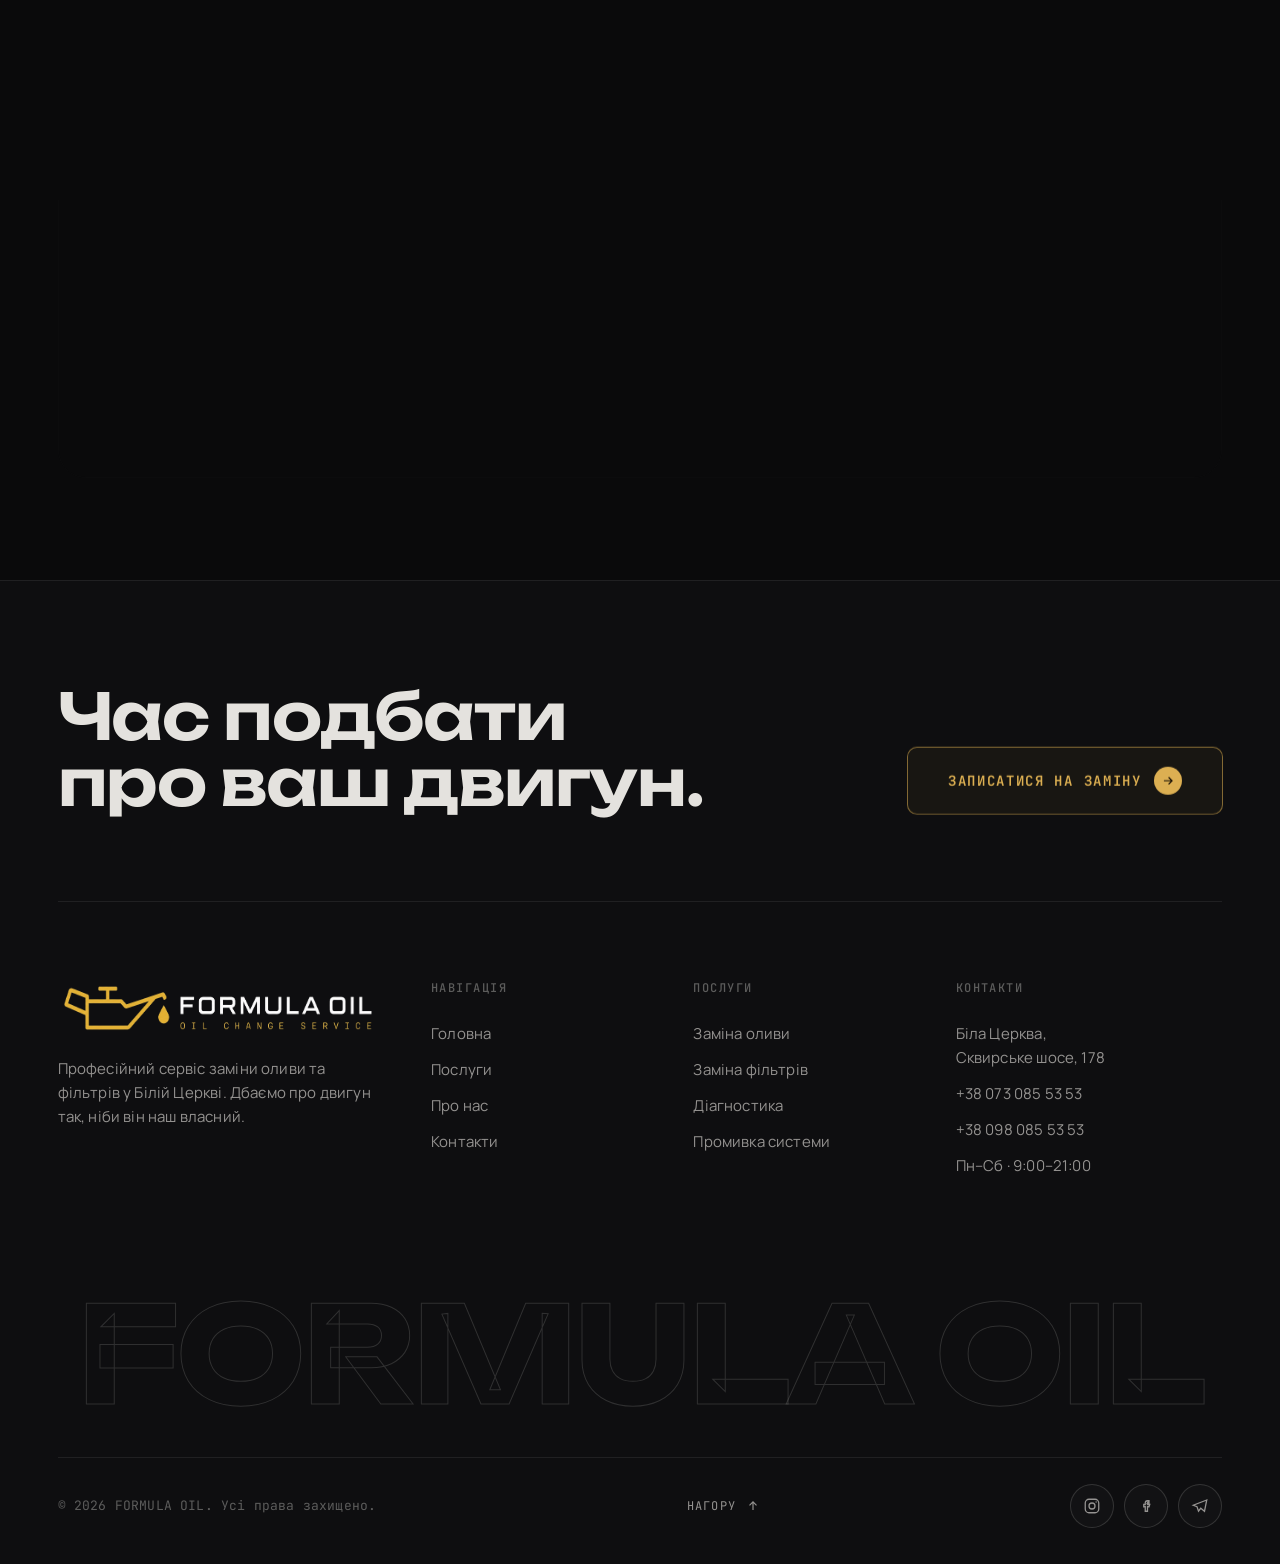
<file: contacts.html>
<!DOCTYPE html>
<html lang="uk" class="no-js">
<head>
  <meta charset="UTF-8" />
  <meta name="viewport" content="width=device-width, initial-scale=1.0, viewport-fit=cover" />
  <title>Контакти та запис — FORMULA OIL · Біла Церква</title>
  <meta name="description" content="Запишіться на заміну оливи онлайн. Адреса: Біла Церква, Сквирське шосе 178. Телефони, графік роботи та форма запису FORMULA OIL." />
  <meta name="theme-color" content="#0A0A0B" />
  <link rel="icon" type="image/svg+xml" href="data:image/svg+xml,%3Csvg%20xmlns%3D'http%3A%2F%2Fwww.w3.org%2F2000%2Fsvg'%20viewBox%3D'0%200%20100%20100'%3E%3Crect%20width%3D'100'%20height%3D'100'%20rx%3D'24'%20fill%3D'%230A0A0B'%2F%3E%3Cpath%20d%3D'M50%2020%20C50%2020%2029%2047%2029%2064%20a21%2021%200%200%200%2042%200%20C71%2047%2050%2020%2050%2020%20Z'%20fill%3D'%23EBBB57'%2F%3E%3C%2Fsvg%3E" />
  <link rel="preconnect" href="https://fonts.googleapis.com" />
  <link rel="preconnect" href="https://fonts.gstatic.com" crossorigin />
  <link href="https://fonts.googleapis.com/css2?family=Unbounded:wght@400;500;600;700;800&family=Manrope:wght@400;500;600;700;800&family=JetBrains+Mono:wght@400;500&display=swap" rel="stylesheet" />
  <link rel="stylesheet" href="assets/css/style.css" />
</head>
<body>

  <svg width="0" height="0" style="position:absolute" aria-hidden="true"><defs><linearGradient id="oilgrad" x1="0" y1="0" x2="1" y2="1"><stop offset="0" stop-color="#EBBB57" /><stop offset="1" stop-color="#8A5A16" /></linearGradient></defs></svg>
  <div class="bg-fx" aria-hidden="true"><span class="glow glow--1"></span><span class="glow glow--2"></span><span class="grain"></span></div>

  <div class="preloader" role="status" aria-label="Завантаження"><video class="preloader__video" src="assets/video/intro.mp4" muted playsinline webkit-playsinline preload="auto" aria-hidden="true"></video></div>

  <div class="transition" aria-hidden="true"><svg class="transition__mark" viewBox="0 0 100 100"><path class="drop-fill" d="M50 8 C50 8 22 42 22 63 a28 28 0 0 0 56 0 C78 42 50 8 50 8 Z" /><path class="drop" d="M50 8 C50 8 22 42 22 63 a28 28 0 0 0 56 0 C78 42 50 8 50 8 Z" /></svg></div>

  <header class="header"><div class="container container--wide">
    <a class="logo" href="index.html" aria-label="FORMULA OIL — головна"><img class="logo__img" src="assets/img/logo-mark.png" alt="FORMULA OIL — заміна оливи та фільтрів" decoding="async" /></a>
    <div class="header__actions"><div class="header__phones"><span class="header__phones-ico"><svg viewBox="0 0 24 24" fill="currentColor" aria-hidden="true"><path d="M6.6 10.8a15.5 15.5 0 0 0 6.6 6.6l2.2-2.2c.3-.28.7-.37 1.02-.24 1.12.37 2.33.57 3.58.57.55 0 1 .45 1 1V20c0 .55-.45 1-1 1C10.4 21 3 13.6 3 4.5 3 3.95 3.45 3.5 4 3.5H7.5c.55 0 1 .45 1 1 0 1.25.2 2.46.57 3.58.13.32.04.72-.24 1L6.6 10.8z"/></svg></span><span class="header__phones-list"><a href="tel:+380730855353">+38 073 085 53 53</a><a href="tel:+380980855353">+38 098 085 53 53</a></span></div><a class="btn btn--primary" href="#zapys">Записатися<svg class="btn__ico" viewBox="0 0 24 24" fill="none" stroke="currentColor" stroke-width="2"><path d="M5 12h14M13 6l6 6-6 6"/></svg></a><button class="burger" aria-label="Меню"><span></span><span></span></button></div>
  </div></header>

  <div class="mobile-menu"><nav class="mobile-menu__nav"><a href="index.html">Головна <i>01</i></a><a href="services.html">Послуги <i>02</i></a><a href="about.html">Про нас <i>03</i></a><a href="contacts.html">Контакти <i>04</i></a></nav><div class="mobile-menu__foot"><span>Біла Церква · Сквирське шосе, 178</span><span>Пн–Сб · 9:00–21:00</span><a href="tel:+380730855353">+38 073 085 53 53</a></div></div>

  <!-- Floating phone: expands a compact panel with the two numbers -->
  <div class="phone-fab" data-phone-fab>
    <div class="phone-fab__panel">
      <a href="tel:+380730855353">+38 073 085 53 53</a>
      <a href="tel:+380980855353">+38 098 085 53 53</a>
    </div>
    <button class="phone-fab__btn" type="button" aria-label="Показати номери телефонів" aria-expanded="false">
      <svg viewBox="0 0 24 24" fill="currentColor" aria-hidden="true"><path d="M6.6 10.8a15.5 15.5 0 0 0 6.6 6.6l2.2-2.2c.3-.28.7-.37 1.02-.24 1.12.37 2.33.57 3.58.57.55 0 1 .45 1 1V20c0 .55-.45 1-1 1C10.4 21 3 13.6 3 4.5 3 3.95 3.45 3.5 4 3.5H7.5c.55 0 1 .45 1 1 0 1.25.2 2.46.57 3.58.13.32.04.72-.24 1L6.6 10.8z"/></svg>
    </button>
  </div>

  <main>
    <section class="page-hero">
      <div class="page-hero__media"><img src="assets/img/services/mechanic-3.jpg" alt="Сервіс FORMULA OIL" data-parallax="6" decoding="async" fetchpriority="high" /></div>
      <div class="container container--wide"><div class="page-hero__inner">
        <span class="breadcrumb" data-hero><a href="index.html">Головна</a> <i>/</i> Контакти</span>
        <h1 class="display" data-hero>Запис<br /><span style="color:transparent;-webkit-text-stroke:1.5px var(--text)">без черг</span></h1>
        <p class="lead" data-hero>Оберіть зручний час — і приїжджайте без очікування. Заповніть форму або зателефонуйте: адміністратор на зв’язку щодня.</p>
      </div></div>
    </section>

    <!-- INFO + FORM -->
    <section class="section section--tight" id="zapys">
      <div class="container container--wide">
        <div class="split" style="align-items:stretch">
          <!-- info -->
          <div class="split__body" style="justify-content:space-between;gap:22px">
            <div style="display:flex;flex-direction:column;gap:22px">
              <span class="kicker" data-reveal>Ми поруч</span>
              <h2 class="h-lg" data-reveal data-delay="0.05">Завітайте або<br />запишіться онлайн</h2>
              <div class="grid" style="gap:16px" data-reveal-group>
                <div class="info-tile"><span class="info-tile__ico"><svg viewBox="0 0 24 24" fill="none" stroke="currentColor" stroke-width="1.7"><path d="M12 21s-7-6-7-11a7 7 0 0 1 14 0c0 5-7 11-7 11Z"/><circle cx="12" cy="10" r="2.5"/></svg></span><div><b>Адреса</b><p>Біла Церква, Сквирське шосе, 178</p></div></div>
                <div class="info-tile"><span class="info-tile__ico"><svg viewBox="0 0 24 24" fill="none" stroke="currentColor" stroke-width="1.7"><path d="M5 4h4l2 5-3 2a12 12 0 0 0 5 5l2-3 5 2v4a1 1 0 0 1-1 1A17 17 0 0 1 4 5a1 1 0 0 1 1-1Z"/></svg></span><div><b>Телефони</b><p><a href="tel:+380730855353">+38 073 085 53 53</a><br /><a href="tel:+380980855353">+38 098 085 53 53</a></p></div></div>
                <div class="info-tile"><span class="info-tile__ico"><svg viewBox="0 0 24 24" fill="none" stroke="currentColor" stroke-width="1.7"><circle cx="12" cy="12" r="9"/><path d="M12 7v5l3 2"/></svg></span><div><b>Графік роботи</b><p>Понеділок – Субота · 9:00 – 21:00<br />Неділя — вихідний</p></div></div>
              </div>
            </div>
            <div class="footer__socials" data-reveal><a href="#" aria-label="Instagram"><svg viewBox="0 0 24 24" fill="none" stroke="currentColor" stroke-width="1.7"><rect x="3" y="3" width="18" height="18" rx="5"/><circle cx="12" cy="12" r="4"/><circle cx="17.5" cy="6.5" r="1" fill="currentColor" stroke="none"/></svg></a><a href="#" aria-label="Facebook"><svg viewBox="0 0 24 24" fill="none" stroke="currentColor" stroke-width="1.7"><path d="M14 8h2V5h-2a3 3 0 0 0-3 3v2H9v3h2v6h3v-6h2l1-3h-3V8a1 1 0 0 1 1-1z"/></svg></a><a href="#" aria-label="Telegram"><svg viewBox="0 0 24 24" fill="none" stroke="currentColor" stroke-width="1.7"><path d="M21 4 3 11l5 2 2 6 3-4 5 4z"/></svg></a></div>
          </div>

          <!-- form -->
          <div class="split__body" data-reveal="scale">
            <form class="form" data-form novalidate style="background:var(--surface);border:1px solid var(--line);border-radius:var(--radius-lg);padding:clamp(26px,3vw,40px)">
              <div class="form__ok">Дякуємо! Заявку прийнято — адміністратор зателефонує найближчим часом, щоб підтвердити час.</div>
              <div class="field"><label>Оберіть послугу</label><div class="chips" data-chips="#service-input"><button type="button" class="chip is-active">Заміна оливи</button><button type="button" class="chip">Заміна фільтрів</button><button type="button" class="chip">Комплекс</button><button type="button" class="chip">Діагностика</button></div><input type="hidden" id="service-input" value="Заміна оливи" /></div>
              <div class="form__row">
                <div class="field"><label for="name">Ім’я</label><input id="name" type="text" placeholder="Ваше ім’я" required /></div>
                <div class="field"><label for="phone">Телефон</label><input id="phone" type="tel" placeholder="+38 0__ ___ __ __" required /></div>
              </div>
              <div class="form__row">
                <div class="field"><label for="car">Автомобіль</label><input id="car" type="text" placeholder="Марка, модель" /></div>
                <div class="field"><label for="datetime">Бажаний час</label><input id="datetime" type="text" placeholder="Напр. завтра, 14:00" /></div>
              </div>
              <div class="field"><label for="msg">Коментар</label><textarea id="msg" placeholder="Додаткові побажання (необов’язково)"></textarea></div>
              <button class="btn btn--primary btn--lg" type="submit" style="width:100%">Відправити заявку<svg class="btn__ico" viewBox="0 0 24 24" fill="none" stroke="currentColor" stroke-width="2"><path d="M5 12h14M13 6l6 6-6 6"/></svg></button>
              <p class="form__note">Натискаючи кнопку, ви погоджуєтесь на обробку персональних даних. Ми не передаємо їх третім особам.</p>
            </form>
          </div>
        </div>
      </div>
    </section>

    <!-- MAP full-bleed -->
    <section class="section--tight" style="padding-block:0 clamp(60px,8vw,116px)">
      <div class="container container--wide">
        <div class="section-head" data-reveal style="margin-bottom:34px"><span class="kicker">Як дістатися</span><h2 class="h-lg">Ми на Сквирському шосе, 178</h2></div>
        <div class="map-wrap" data-reveal="fade"><iframe title="Мапа проїзду FORMULA OIL" src="https://maps.google.com/maps?q=%D0%91%D1%96%D0%BB%D0%B0%20%D0%A6%D0%B5%D1%80%D0%BA%D0%B2%D0%B0%20%D0%A1%D0%BA%D0%B2%D0%B8%D1%80%D1%81%D1%8C%D0%BA%D0%B5%20%D1%88%D0%BE%D1%81%D0%B5%20178&z=14&output=embed" loading="lazy" referrerpolicy="no-referrer-when-downgrade" style="min-height:440px"></iframe></div>
      </div>
    </section>
  </main>

  <footer class="footer"><div class="container container--wide">
    <div class="footer__cta"><h2 data-reveal>Час подбати<br />про ваш двигун.</h2><a class="btn btn--primary btn--lg" href="#zapys" data-reveal>Записатися на заміну<svg class="btn__ico" viewBox="0 0 24 24" fill="none" stroke="currentColor" stroke-width="2"><path d="M5 12h14M13 6l6 6-6 6"/></svg></a></div>
    <div class="footer__top">
      <div class="footer__brand"><a class="logo" href="index.html"><img class="logo__img" src="assets/img/logo-mark.png" alt="FORMULA OIL — заміна оливи та фільтрів" decoding="async" /></a><p>Професійний сервіс заміни оливи та фільтрів у Білій Церкві. Дбаємо про двигун так, ніби він наш власний.</p></div>
      <div class="footer__col"><h5>Навігація</h5><a href="index.html">Головна</a><a href="services.html">Послуги</a><a href="about.html">Про нас</a><a href="contacts.html">Контакти</a></div>
      <div class="footer__col"><h5>Послуги</h5><a href="services.html">Заміна оливи</a><a href="services.html">Заміна фільтрів</a><a href="services.html">Діагностика</a><a href="services.html">Промивка системи</a></div>
      <div class="footer__col"><h5>Контакти</h5><p>Біла Церква,<br />Сквирське шосе, 178</p><a href="tel:+380730855353">+38 073 085 53 53</a><a href="tel:+380980855353">+38 098 085 53 53</a><p>Пн–Сб · 9:00–21:00</p></div>
    </div>
    <div class="footer__word" aria-hidden="true">FORMULA OIL</div>
    <div class="footer__bottom"><p>© <span data-year>2026</span> FORMULA OIL. Усі права захищено.</p><a class="to-top" href="#" data-totop>Нагору<svg viewBox="0 0 24 24" fill="none" stroke="currentColor" stroke-width="2" style="width:14px;height:14px"><path d="M12 19V5M6 11l6-6 6 6"/></svg></a><div class="footer__socials"><a href="#" aria-label="Instagram"><svg viewBox="0 0 24 24" fill="none" stroke="currentColor" stroke-width="1.7"><rect x="3" y="3" width="18" height="18" rx="5"/><circle cx="12" cy="12" r="4"/><circle cx="17.5" cy="6.5" r="1" fill="currentColor" stroke="none"/></svg></a><a href="#" aria-label="Facebook"><svg viewBox="0 0 24 24" fill="none" stroke="currentColor" stroke-width="1.7"><path d="M14 8h2V5h-2a3 3 0 0 0-3 3v2H9v3h2v6h3v-6h2l1-3h-3V8a1 1 0 0 1 1-1z"/></svg></a><a href="#" aria-label="Telegram"><svg viewBox="0 0 24 24" fill="none" stroke="currentColor" stroke-width="1.7"><path d="M21 4 3 11l5 2 2 6 3-4 5 4z"/></svg></a></div></div>
  </div></footer>

  <script defer src="assets/js/vendor/gsap.min.js"></script>
  <script defer src="assets/js/vendor/ScrollTrigger.min.js"></script>
  <script defer src="assets/js/vendor/ScrollToPlugin.min.js"></script>
  <script defer src="assets/js/app.js"></script>
</body>
</html>
</file>
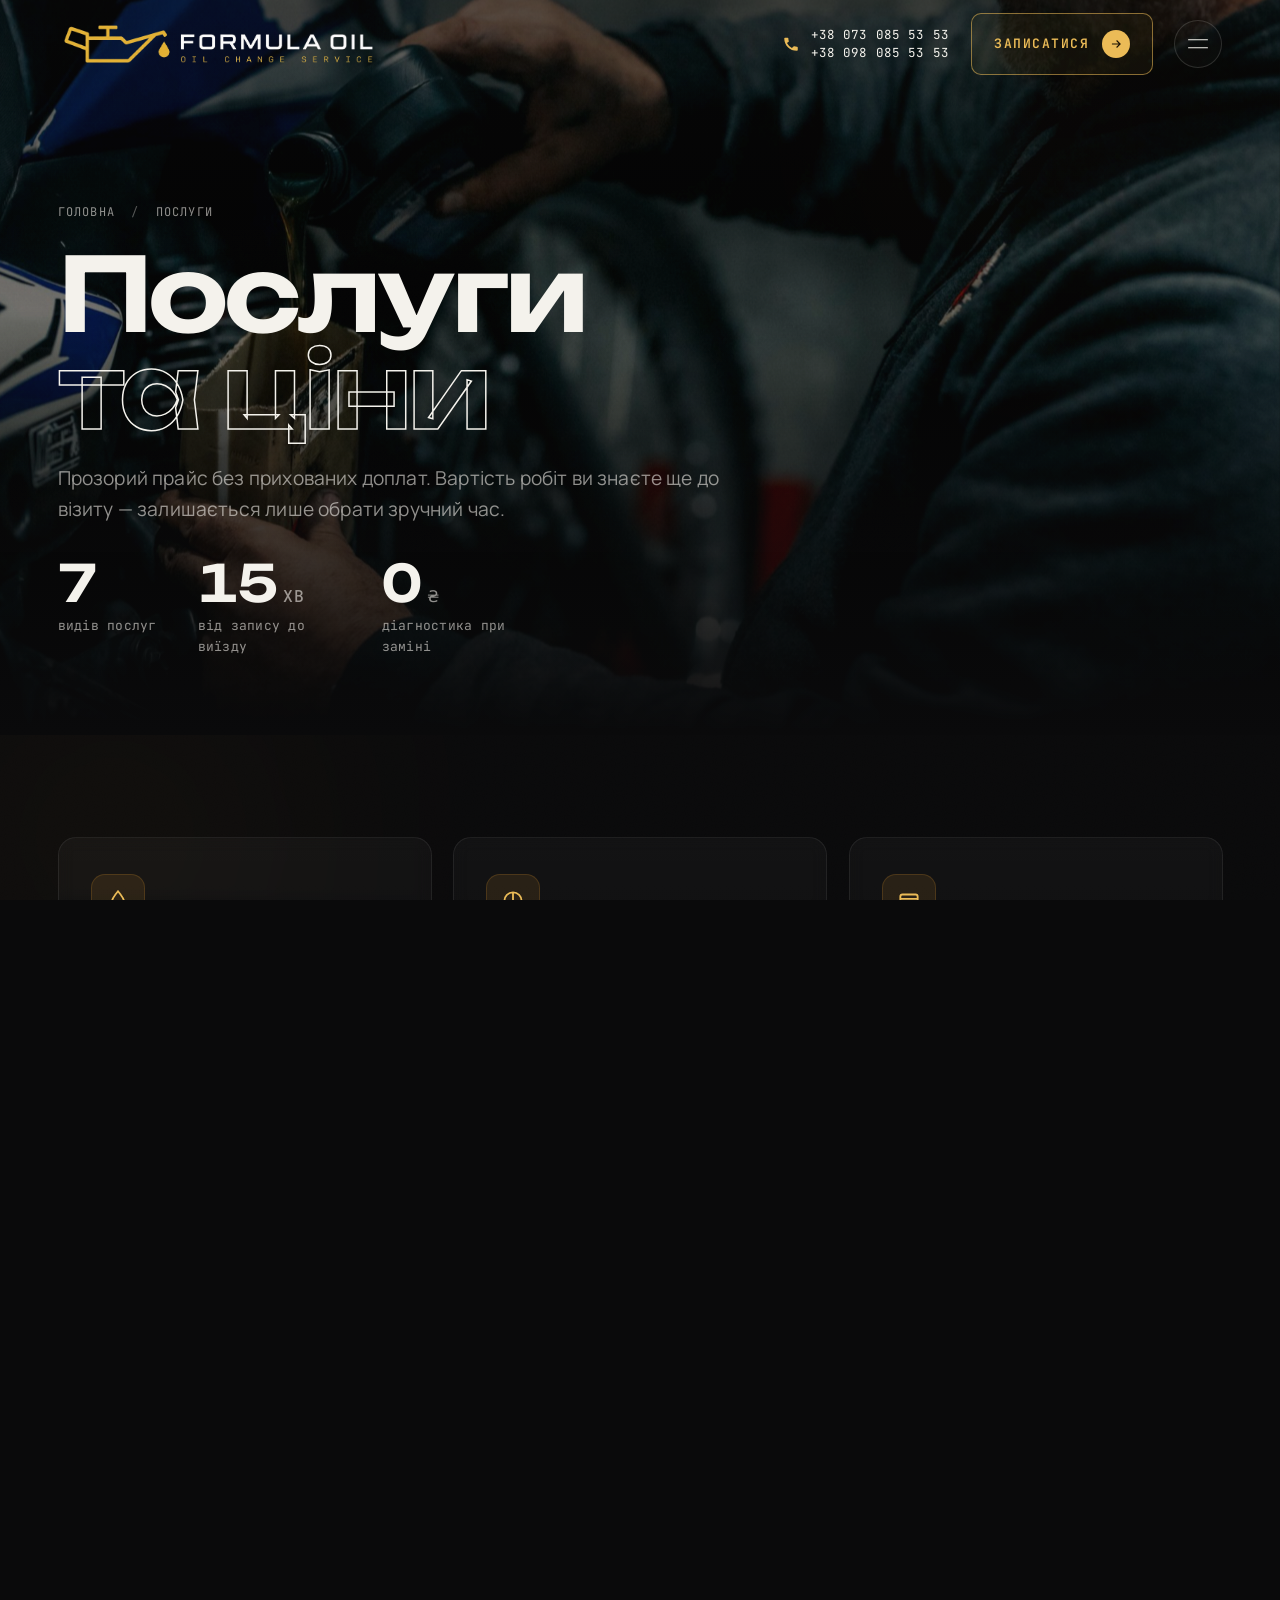
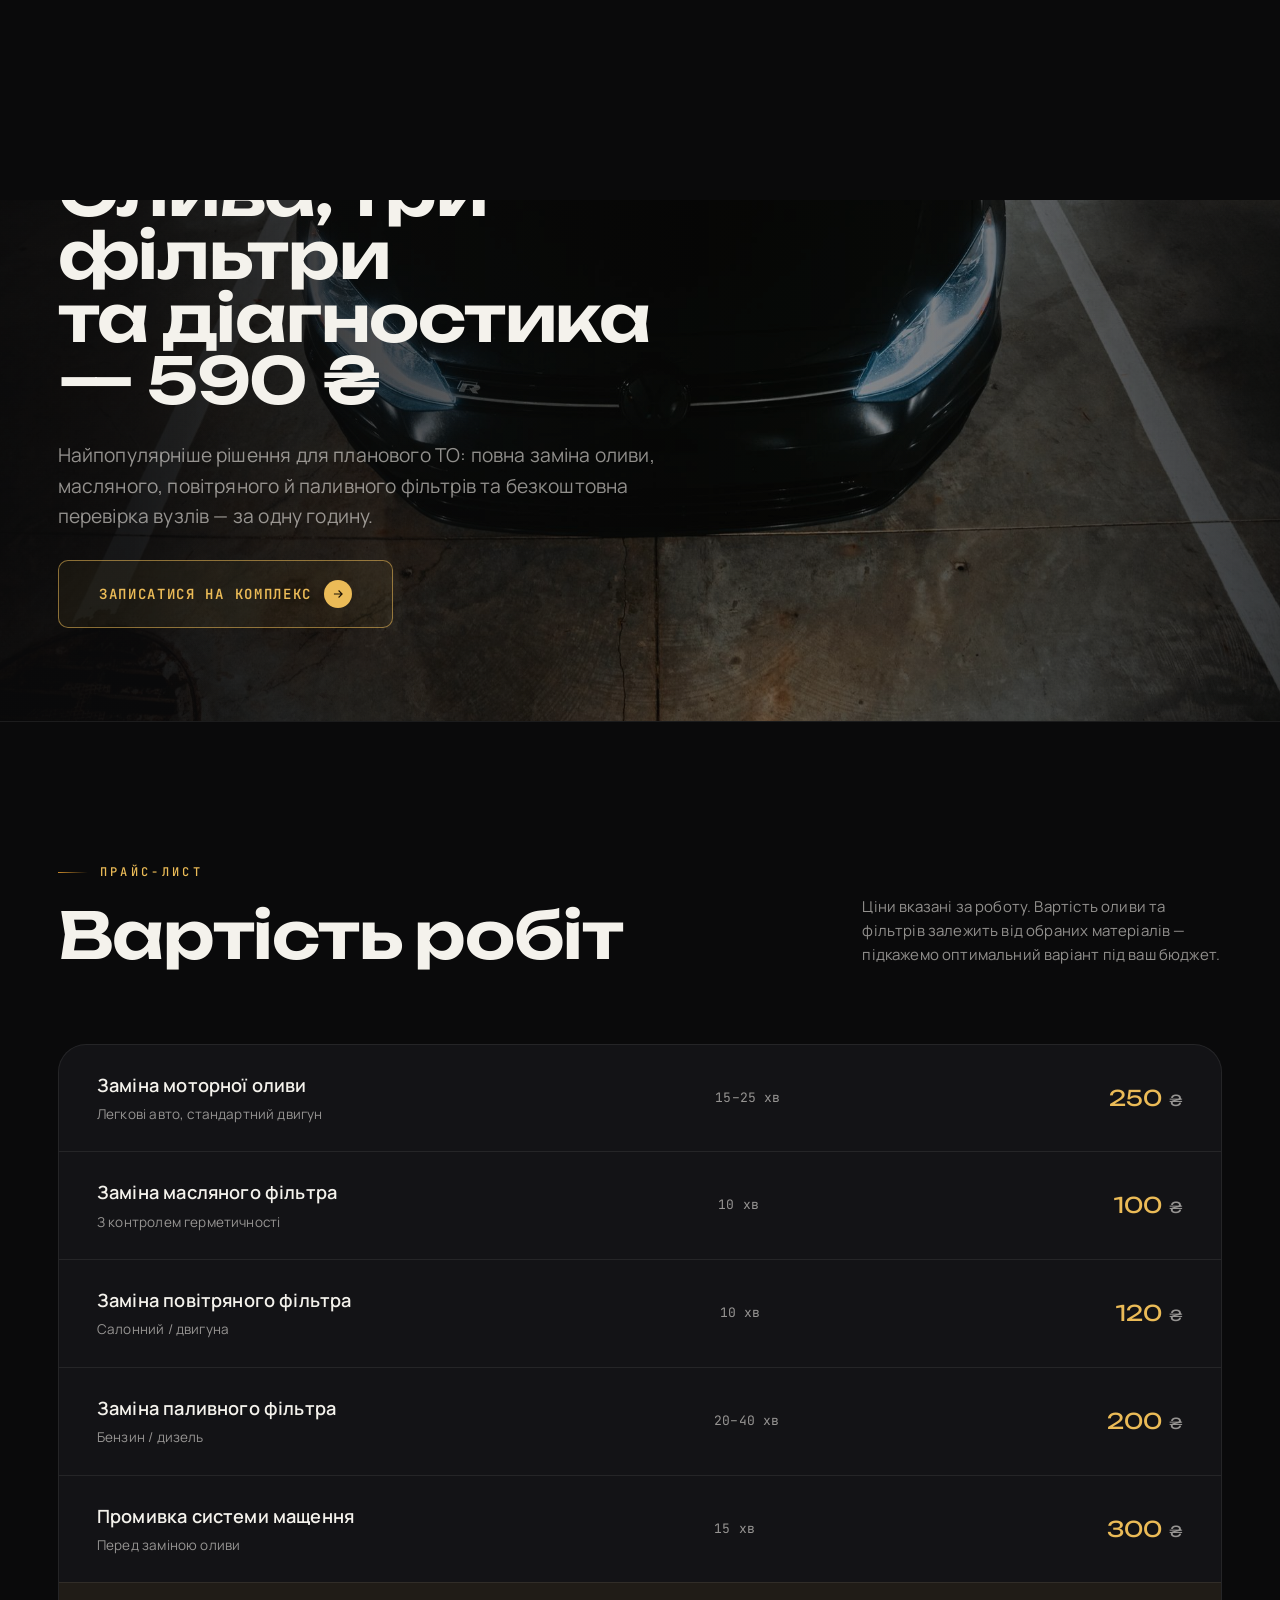
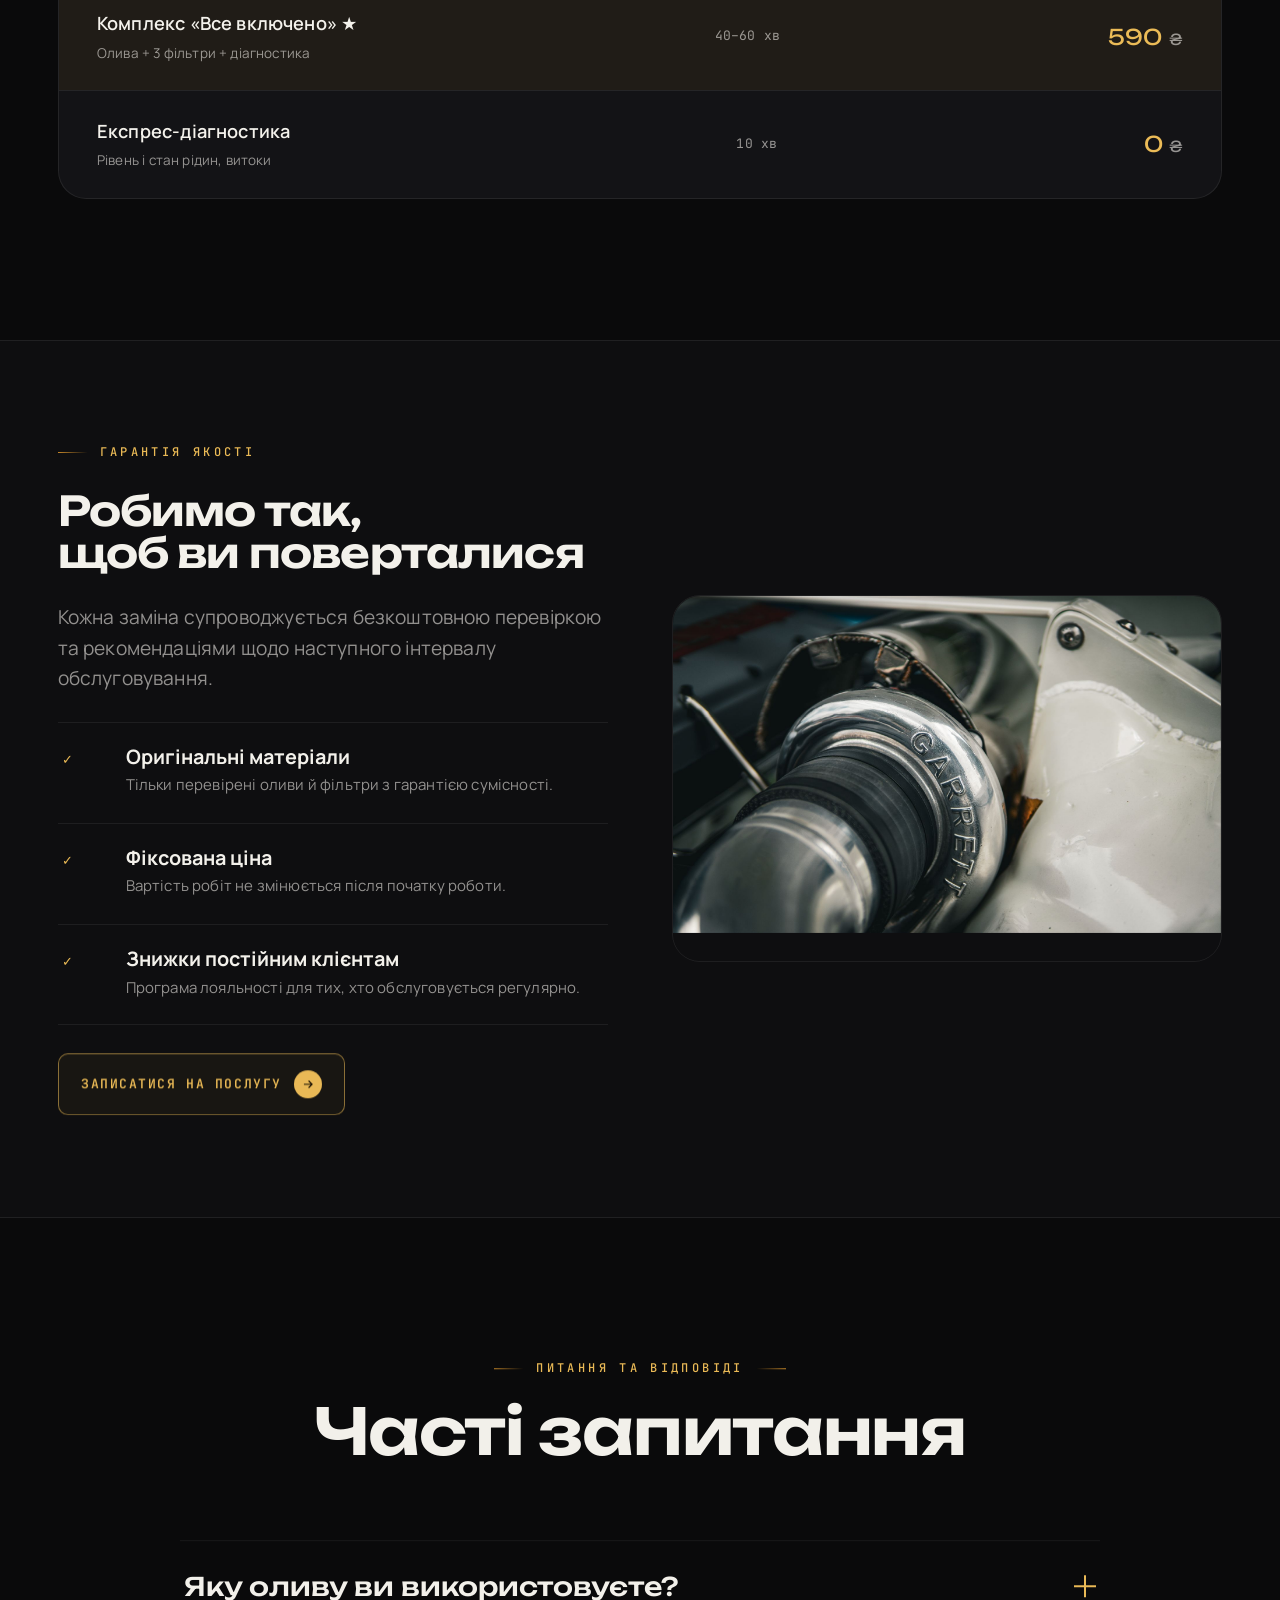
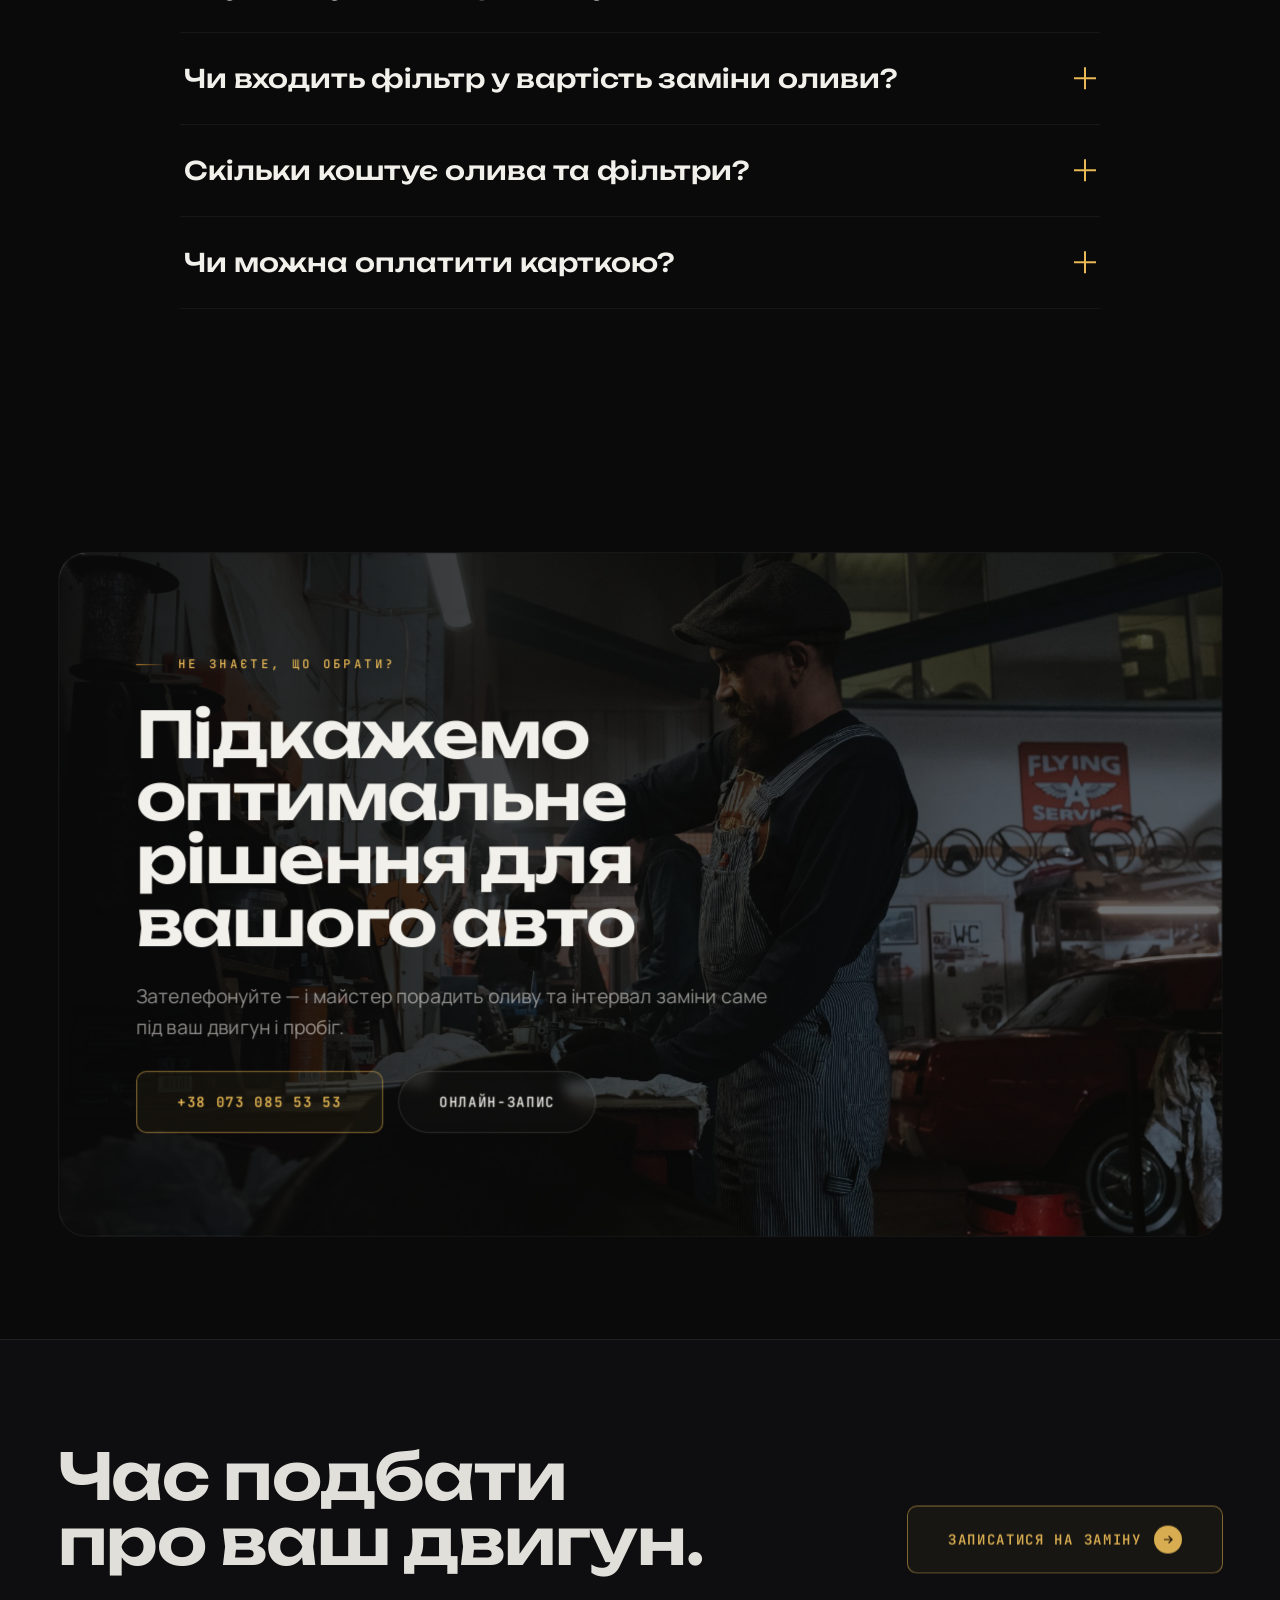
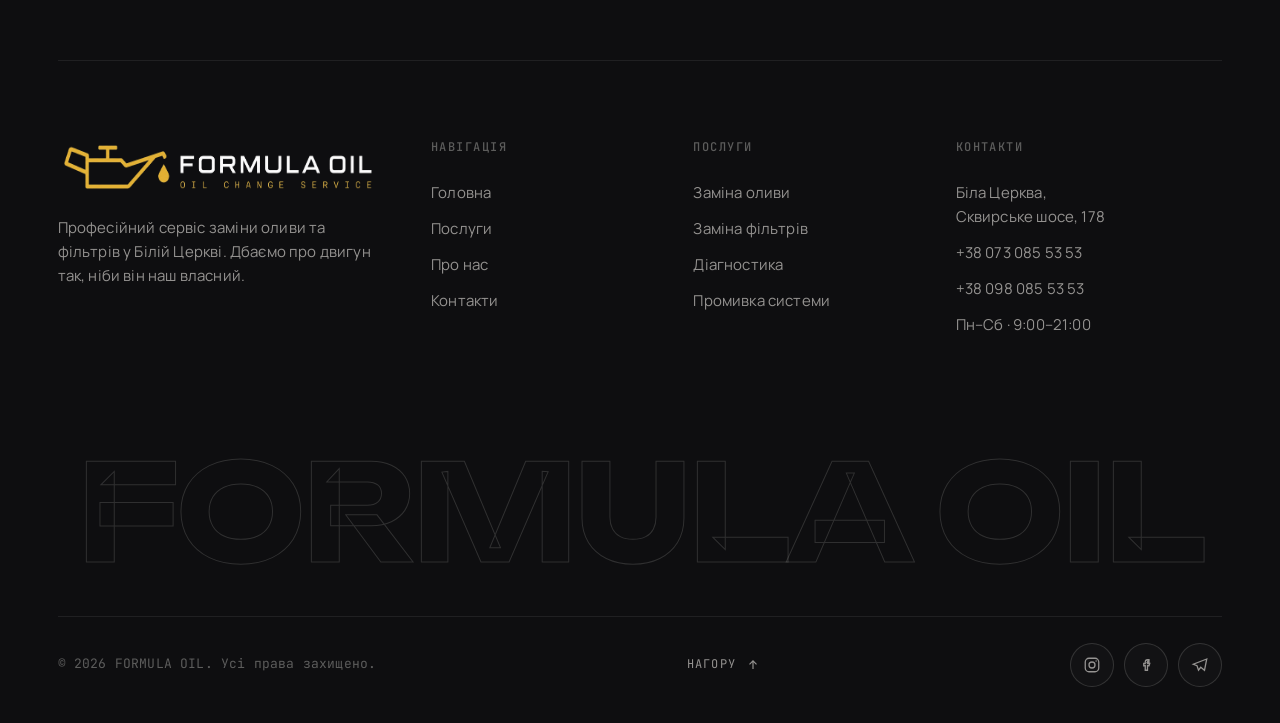
<file: services.html>
<!DOCTYPE html>
<html lang="uk" class="no-js">
<head>
  <meta charset="UTF-8" />
  <meta name="viewport" content="width=device-width, initial-scale=1.0, viewport-fit=cover" />
  <title>Послуги та ціни — FORMULA OIL · Заміна оливи у Білій Церкві</title>
  <meta name="description" content="Повний перелік послуг та прозорий прайс: заміна моторної оливи, масляних, паливних і повітряних фільтрів, промивка системи мащення, діагностика. Біла Церква." />
  <meta name="theme-color" content="#0A0A0B" />
  <link rel="icon" type="image/svg+xml" href="data:image/svg+xml,%3Csvg%20xmlns%3D'http%3A%2F%2Fwww.w3.org%2F2000%2Fsvg'%20viewBox%3D'0%200%20100%20100'%3E%3Crect%20width%3D'100'%20height%3D'100'%20rx%3D'24'%20fill%3D'%230A0A0B'%2F%3E%3Cpath%20d%3D'M50%2020%20C50%2020%2029%2047%2029%2064%20a21%2021%200%200%200%2042%200%20C71%2047%2050%2020%2050%2020%20Z'%20fill%3D'%23EBBB57'%2F%3E%3C%2Fsvg%3E" />
  <link rel="preconnect" href="https://fonts.googleapis.com" />
  <link rel="preconnect" href="https://fonts.gstatic.com" crossorigin />
  <link href="https://fonts.googleapis.com/css2?family=Unbounded:wght@400;500;600;700;800&family=Manrope:wght@400;500;600;700;800&family=JetBrains+Mono:wght@400;500&display=swap" rel="stylesheet" />
  <link rel="stylesheet" href="assets/css/style.css" />
</head>
<body>

  <svg width="0" height="0" style="position:absolute" aria-hidden="true"><defs><linearGradient id="oilgrad" x1="0" y1="0" x2="1" y2="1"><stop offset="0" stop-color="#EBBB57" /><stop offset="1" stop-color="#8A5A16" /></linearGradient></defs></svg>
  <div class="bg-fx" aria-hidden="true"><span class="glow glow--1"></span><span class="glow glow--2"></span><span class="grain"></span></div>

  <div class="preloader" role="status" aria-label="Завантаження"><video class="preloader__video" src="assets/video/intro.mp4" muted playsinline webkit-playsinline preload="auto" aria-hidden="true"></video></div>

  <div class="transition" aria-hidden="true"><svg class="transition__mark" viewBox="0 0 100 100"><path class="drop-fill" d="M50 8 C50 8 22 42 22 63 a28 28 0 0 0 56 0 C78 42 50 8 50 8 Z" /><path class="drop" d="M50 8 C50 8 22 42 22 63 a28 28 0 0 0 56 0 C78 42 50 8 50 8 Z" /></svg></div>

  <header class="header"><div class="container container--wide">
    <a class="logo" href="index.html" aria-label="FORMULA OIL — головна"><img class="logo__img" src="assets/img/logo-mark.png" alt="FORMULA OIL — заміна оливи та фільтрів" decoding="async" /></a>
    <div class="header__actions"><div class="header__phones"><span class="header__phones-ico"><svg viewBox="0 0 24 24" fill="currentColor" aria-hidden="true"><path d="M6.6 10.8a15.5 15.5 0 0 0 6.6 6.6l2.2-2.2c.3-.28.7-.37 1.02-.24 1.12.37 2.33.57 3.58.57.55 0 1 .45 1 1V20c0 .55-.45 1-1 1C10.4 21 3 13.6 3 4.5 3 3.95 3.45 3.5 4 3.5H7.5c.55 0 1 .45 1 1 0 1.25.2 2.46.57 3.58.13.32.04.72-.24 1L6.6 10.8z"/></svg></span><span class="header__phones-list"><a href="tel:+380730855353">+38 073 085 53 53</a><a href="tel:+380980855353">+38 098 085 53 53</a></span></div><a class="btn btn--primary" href="contacts.html#zapys">Записатися<svg class="btn__ico" viewBox="0 0 24 24" fill="none" stroke="currentColor" stroke-width="2"><path d="M5 12h14M13 6l6 6-6 6"/></svg></a><button class="burger" aria-label="Меню"><span></span><span></span></button></div>
  </div></header>

  <div class="mobile-menu"><nav class="mobile-menu__nav"><a href="index.html">Головна <i>01</i></a><a href="services.html">Послуги <i>02</i></a><a href="about.html">Про нас <i>03</i></a><a href="contacts.html">Контакти <i>04</i></a></nav><div class="mobile-menu__foot"><span>Біла Церква · Сквирське шосе, 178</span><span>Пн–Сб · 9:00–21:00</span><a href="tel:+380730855353">+38 073 085 53 53</a></div></div>

  <!-- Floating phone: expands a compact panel with the two numbers -->
  <div class="phone-fab" data-phone-fab>
    <div class="phone-fab__panel">
      <a href="tel:+380730855353">+38 073 085 53 53</a>
      <a href="tel:+380980855353">+38 098 085 53 53</a>
    </div>
    <button class="phone-fab__btn" type="button" aria-label="Показати номери телефонів" aria-expanded="false">
      <svg viewBox="0 0 24 24" fill="currentColor" aria-hidden="true"><path d="M6.6 10.8a15.5 15.5 0 0 0 6.6 6.6l2.2-2.2c.3-.28.7-.37 1.02-.24 1.12.37 2.33.57 3.58.57.55 0 1 .45 1 1V20c0 .55-.45 1-1 1C10.4 21 3 13.6 3 4.5 3 3.95 3.45 3.5 4 3.5H7.5c.55 0 1 .45 1 1 0 1.25.2 2.46.57 3.58.13.32.04.72-.24 1L6.6 10.8z"/></svg>
    </button>
  </div>

  <main>
    <section class="page-hero">
      <div class="page-hero__media"><img src="assets/img/services/oil-2.jpg" alt="Заміна оливи" data-parallax="6" decoding="async" fetchpriority="high" /></div>
      <div class="container container--wide">
        <div class="page-hero__inner">
          <span class="breadcrumb" data-hero><a href="index.html">Головна</a> <i>/</i> Послуги</span>
          <h1 class="display" data-hero>Послуги<br /><span class="outline" style="color:transparent;-webkit-text-stroke:1.5px var(--text)">та ціни</span></h1>
          <p class="lead" data-hero>Прозорий прайс без прихованих доплат. Вартість робіт ви знаєте ще до візиту — залишається лише обрати зручний час.</p>
          <div class="page-hero__meta" data-hero>
            <div class="stat"><b><span data-count="7">0</span></b><span>видів послуг</span></div>
            <div class="stat"><b><span data-count="15">0</span><span class="unit">хв</span></b><span>від запису до виїзду</span></div>
            <div class="stat"><b><span data-count="0">0</span><span class="unit">₴</span></b><span>діагностика при заміні</span></div>
          </div>
        </div>
      </div>
    </section>

    <!-- SERVICE CARDS -->
    <section class="section section--tight">
      <div class="container container--wide">
        <div class="grid grid--3" data-reveal-group>
          <article class="card"><div class="card__ico"><svg viewBox="0 0 24 24" fill="none" stroke="currentColor" stroke-width="1.7"><path d="M12 3s6 7 6 11a6 6 0 0 1-12 0c0-4 6-11 6-11Z"/></svg></div><h3>Заміна моторної оливи</h3><p>Злив старої оливи, підбір і заливання нової синтетики чи напівсинтетики відповідно до допусків виробника.</p><div class="card__foot"><span class="card__num">від 250 ₴</span></div></article>
          <article class="card"><div class="card__ico"><svg viewBox="0 0 24 24" fill="none" stroke="currentColor" stroke-width="1.7"><circle cx="12" cy="12" r="8"/><path d="M12 4v16M4 12h16"/></svg></div><h3>Заміна масляного фільтра</h3><p>Демонтаж старого та встановлення нового масляного фільтра з контролем герметичності з’єднання.</p><div class="card__foot"><span class="card__num">від 100 ₴</span></div></article>
          <article class="card"><div class="card__ico"><svg viewBox="0 0 24 24" fill="none" stroke="currentColor" stroke-width="1.7"><rect x="4" y="6" width="16" height="12" rx="2"/><path d="M4 10h16"/></svg></div><h3>Заміна повітряного фільтра</h3><p>Оновлення повітряного фільтра для стабільної роботи двигуна та економії пального.</p><div class="card__foot"><span class="card__num">від 120 ₴</span></div></article>
          <article class="card"><div class="card__ico"><svg viewBox="0 0 24 24" fill="none" stroke="currentColor" stroke-width="1.7"><path d="M4 12h4l2-5 4 10 2-5h4"/></svg></div><h3>Заміна паливного фільтра</h3><p>Заміна паливного фільтра для чистого палива та захисту паливної системи від забруднень.</p><div class="card__foot"><span class="card__num">від 200 ₴</span></div></article>
          <article class="card"><div class="card__ico"><svg viewBox="0 0 24 24" fill="none" stroke="currentColor" stroke-width="1.7"><path d="M12 3a9 9 0 1 0 9 9"/><path d="M12 12l5-5"/></svg></div><h3>Експрес-діагностика</h3><p>Перевірка рівня та стану технічних рідин, пошук витоків і оцінка ключових вузлів. Безкоштовно при заміні.</p><div class="card__foot"><span class="card__num">безкоштовно</span></div></article>
          <article class="card"><div class="card__ico"><svg viewBox="0 0 24 24" fill="none" stroke="currentColor" stroke-width="1.7"><path d="M6 3v6a6 6 0 0 0 12 0V3"/><path d="M9 21h6"/><path d="M12 15v6"/></svg></div><h3>Промивка системи мащення</h3><p>М’яка промивка перед заливанням свіжої оливи — прибирає нагар та залишки старого мастила.</p><div class="card__foot"><span class="card__num">від 300 ₴</span></div></article>
        </div>
      </div>
    </section>

    <!-- SHOWCASE -->
    <section class="showcase bleed">
      <img src="assets/img/wide/detail-1.jpg" alt="Деталь автомобіля" decoding="async" loading="lazy" />
      <div class="container container--wide"><div class="showcase__inner">
        <span class="kicker" data-reveal>Комплекс «Все включено»</span>
        <h2 class="h-xl" data-reveal data-delay="0.05">Олива, три фільтри<br />та діагностика — 590 ₴</h2>
        <p class="lead" data-reveal data-delay="0.1">Найпопулярніше рішення для планового ТО: повна заміна оливи, масляного, повітряного й паливного фільтрів та безкоштовна перевірка вузлів — за одну годину.</p>
        <div data-reveal data-delay="0.15"><a class="btn btn--primary btn--lg" href="contacts.html#zapys">Записатися на комплекс<svg class="btn__ico" viewBox="0 0 24 24" fill="none" stroke="currentColor" stroke-width="2"><path d="M5 12h14M13 6l6 6-6 6"/></svg></a></div>
      </div></div>
    </section>

    <!-- PRICE TABLE -->
    <section class="section">
      <div class="container container--wide">
        <div class="section-head section-head--split">
          <div class="section-head__l"><span class="kicker" data-reveal>Прайс-лист</span><h2 class="h-xl" data-reveal data-delay="0.05">Вартість робіт</h2></div>
          <p class="text-muted" data-reveal style="font-size:15px;max-width:360px">Ціни вказані за роботу. Вартість оливи та фільтрів залежить від обраних матеріалів — підкажемо оптимальний варіант під ваш бюджет.</p>
        </div>
        <div class="price-table" data-reveal>
          <div class="price-row"><div class="price-row__name"><b>Заміна моторної оливи</b><span>Легкові авто, стандартний двигун</span></div><div class="price-row__time">15–25 хв</div><div class="price-row__cost">250 <small>₴</small></div></div>
          <div class="price-row"><div class="price-row__name"><b>Заміна масляного фільтра</b><span>З контролем герметичності</span></div><div class="price-row__time">10 хв</div><div class="price-row__cost">100 <small>₴</small></div></div>
          <div class="price-row"><div class="price-row__name"><b>Заміна повітряного фільтра</b><span>Салонний / двигуна</span></div><div class="price-row__time">10 хв</div><div class="price-row__cost">120 <small>₴</small></div></div>
          <div class="price-row"><div class="price-row__name"><b>Заміна паливного фільтра</b><span>Бензин / дизель</span></div><div class="price-row__time">20–40 хв</div><div class="price-row__cost">200 <small>₴</small></div></div>
          <div class="price-row"><div class="price-row__name"><b>Промивка системи мащення</b><span>Перед заміною оливи</span></div><div class="price-row__time">15 хв</div><div class="price-row__cost">300 <small>₴</small></div></div>
          <div class="price-row price-row--feat"><div class="price-row__name"><b>Комплекс «Все включено» ★</b><span>Олива + 3 фільтри + діагностика</span></div><div class="price-row__time">40–60 хв</div><div class="price-row__cost">590 <small>₴</small></div></div>
          <div class="price-row"><div class="price-row__name"><b>Експрес-діагностика</b><span>Рівень і стан рідин, витоки</span></div><div class="price-row__time">10 хв</div><div class="price-row__cost">0 <small>₴</small></div></div>
        </div>
      </div>
    </section>

    <!-- GUARANTEE -->
    <section class="section section--tight" style="background:var(--bg-2);border-block:1px solid var(--line)">
      <div class="container container--wide">
        <div class="split split--reverse">
          <div class="split__media split__media--wide" data-reveal="scale"><img src="assets/img/gallery/engine-1.jpg" alt="Двигун після обслуговування" decoding="async" loading="lazy" /></div>
          <div class="split__body">
            <span class="kicker" data-reveal>Гарантія якості</span>
            <h2 class="h-lg" data-reveal data-delay="0.05">Робимо так,<br />щоб ви поверталися</h2>
            <p class="lead" data-reveal data-delay="0.1">Кожна заміна супроводжується безкоштовною перевіркою та рекомендаціями щодо наступного інтервалу обслуговування.</p>
            <div class="features">
              <div class="feature" data-reveal><span class="feature__n">✓</span><div class="feature__c"><h4>Оригінальні матеріали</h4><p>Тільки перевірені оливи й фільтри з гарантією сумісності.</p></div></div>
              <div class="feature" data-reveal data-delay="0.05"><span class="feature__n">✓</span><div class="feature__c"><h4>Фіксована ціна</h4><p>Вартість робіт не змінюється після початку роботи.</p></div></div>
              <div class="feature" data-reveal data-delay="0.1"><span class="feature__n">✓</span><div class="feature__c"><h4>Знижки постійним клієнтам</h4><p>Програма лояльності для тих, хто обслуговується регулярно.</p></div></div>
            </div>
            <div data-reveal data-delay="0.15"><a class="btn btn--primary" href="contacts.html#zapys">Записатися на послугу<svg class="btn__ico" viewBox="0 0 24 24" fill="none" stroke="currentColor" stroke-width="2"><path d="M5 12h14M13 6l6 6-6 6"/></svg></a></div>
          </div>
        </div>
      </div>
    </section>

    <!-- FAQ -->
    <section class="section">
      <div class="container container--wide">
        <div class="section-head section-head--center" data-reveal><span class="kicker kicker--center">Питання та відповіді</span><h2 class="h-xl">Часті запитання</h2></div>
        <div class="faq" data-reveal style="max-width:920px;margin-inline:auto">
          <div class="faq__item"><button class="faq__q">Яку оливу ви використовуєте?<span class="faq__ico"></span></button><div class="faq__a"><div class="faq__a-inner">Ми працюємо з оригінальними синтетичними та напівсинтетичними оливами перевірених брендів. Підбираємо в’язкість і допуски суворо під ваш двигун.</div></div></div>
          <div class="faq__item"><button class="faq__q">Чи входить фільтр у вартість заміни оливи?<span class="faq__ico"></span></button><div class="faq__a"><div class="faq__a-inner">Робота із заміни оливи та встановлення фільтра тарифікуються окремо, але у комплексі «Все включено» все зібрано за вигіднішою ціною.</div></div></div>
          <div class="faq__item"><button class="faq__q">Скільки коштує олива та фільтри?<span class="faq__ico"></span></button><div class="faq__a"><div class="faq__a-inner">Вартість матеріалів залежить від марки авто й обраного бренду. Ми завжди пропонуємо кілька варіантів — від бюджетного до преміального.</div></div></div>
          <div class="faq__item"><button class="faq__q">Чи можна оплатити карткою?<span class="faq__ico"></span></button><div class="faq__a"><div class="faq__a-inner">Так, приймаємо готівку та безготівкову оплату. За потреби надаємо чек про виконані роботи.</div></div></div>
        </div>
      </div>
    </section>

    <!-- CTA -->
    <section class="section section--tight">
      <div class="container container--wide">
        <div class="cta-band" data-reveal="scale"><img src="assets/img/services/mechanic-3.jpg" alt="Майстер за роботою" decoding="async" loading="lazy" /><div class="cta-band__inner">
          <span class="kicker">Не знаєте, що обрати?</span>
          <h2 class="h-xl">Підкажемо оптимальне<br />рішення для вашого авто</h2>
          <p class="lead">Зателефонуйте — і майстер порадить оливу та інтервал заміни саме під ваш двигун і пробіг.</p>
          <div class="hero__actions"><a class="btn btn--primary btn--lg" href="tel:+380730855353">+38 073 085 53 53</a><a class="btn btn--ghost btn--lg" href="contacts.html#zapys">Онлайн-запис</a></div>
        </div></div>
      </div>
    </section>
  </main>

  <footer class="footer"><div class="container container--wide">
    <div class="footer__cta"><h2 data-reveal>Час подбати<br />про ваш двигун.</h2><a class="btn btn--primary btn--lg" href="contacts.html#zapys" data-reveal>Записатися на заміну<svg class="btn__ico" viewBox="0 0 24 24" fill="none" stroke="currentColor" stroke-width="2"><path d="M5 12h14M13 6l6 6-6 6"/></svg></a></div>
    <div class="footer__top">
      <div class="footer__brand"><a class="logo" href="index.html"><img class="logo__img" src="assets/img/logo-mark.png" alt="FORMULA OIL — заміна оливи та фільтрів" decoding="async" /></a><p>Професійний сервіс заміни оливи та фільтрів у Білій Церкві. Дбаємо про двигун так, ніби він наш власний.</p></div>
      <div class="footer__col"><h5>Навігація</h5><a href="index.html">Головна</a><a href="services.html">Послуги</a><a href="about.html">Про нас</a><a href="contacts.html">Контакти</a></div>
      <div class="footer__col"><h5>Послуги</h5><a href="services.html">Заміна оливи</a><a href="services.html">Заміна фільтрів</a><a href="services.html">Діагностика</a><a href="services.html">Промивка системи</a></div>
      <div class="footer__col"><h5>Контакти</h5><p>Біла Церква,<br />Сквирське шосе, 178</p><a href="tel:+380730855353">+38 073 085 53 53</a><a href="tel:+380980855353">+38 098 085 53 53</a><p>Пн–Сб · 9:00–21:00</p></div>
    </div>
    <div class="footer__word" aria-hidden="true">FORMULA OIL</div>
    <div class="footer__bottom"><p>© <span data-year>2026</span> FORMULA OIL. Усі права захищено.</p><a class="to-top" href="#" data-totop>Нагору<svg viewBox="0 0 24 24" fill="none" stroke="currentColor" stroke-width="2" style="width:14px;height:14px"><path d="M12 19V5M6 11l6-6 6 6"/></svg></a><div class="footer__socials"><a href="#" aria-label="Instagram"><svg viewBox="0 0 24 24" fill="none" stroke="currentColor" stroke-width="1.7"><rect x="3" y="3" width="18" height="18" rx="5"/><circle cx="12" cy="12" r="4"/><circle cx="17.5" cy="6.5" r="1" fill="currentColor" stroke="none"/></svg></a><a href="#" aria-label="Facebook"><svg viewBox="0 0 24 24" fill="none" stroke="currentColor" stroke-width="1.7"><path d="M14 8h2V5h-2a3 3 0 0 0-3 3v2H9v3h2v6h3v-6h2l1-3h-3V8a1 1 0 0 1 1-1z"/></svg></a><a href="#" aria-label="Telegram"><svg viewBox="0 0 24 24" fill="none" stroke="currentColor" stroke-width="1.7"><path d="M21 4 3 11l5 2 2 6 3-4 5 4z"/></svg></a></div></div>
  </div></footer>

  <script defer src="assets/js/vendor/gsap.min.js"></script>
  <script defer src="assets/js/vendor/ScrollTrigger.min.js"></script>
  <script defer src="assets/js/vendor/ScrollToPlugin.min.js"></script>
  <script defer src="assets/js/app.js"></script>
</body>
</html>
</file>
<file: assets/css/style.css>
/* =============================================================
   FORMULA OIL — Premium dark techno design system  v2
   Wider, bolder, more individual · pure HTML/CSS/JS + GSAP
   ============================================================= */

/* ---------- Design tokens ---------- */
:root {
  --bg:        #0A0A0B;
  --bg-2:      #0E0E10;
  --surface:   #131316;
  --surface-2: #191920;
  --line:      rgba(242, 240, 234, 0.08);
  --line-2:    rgba(242, 240, 234, 0.15);

  --text:      #F4F2EC;
  --muted:     rgba(244, 242, 236, 0.58);
  --faint:     rgba(244, 242, 236, 0.34);

  --accent:      #C8892A;
  --accent-2:    #EBBB57;
  --accent-deep: #8A5A16;
  --accent-glow: rgba(200, 137, 42, 0.32);

  --font-display: "Unbounded", "Manrope", system-ui, sans-serif;
  --font-body:    "Manrope", system-ui, -apple-system, sans-serif;
  --font-mono:    "JetBrains Mono", ui-monospace, monospace;

  --container: 1440px;
  --container-wide: 1760px;
  --gutter: clamp(22px, 4.5vw, 76px);
  --radius: 18px;
  --radius-lg: 28px;

  --ease: cubic-bezier(0.22, 1, 0.36, 1);
  --ease-out: cubic-bezier(0.16, 1, 0.3, 1);
  --ease-inout: cubic-bezier(0.76, 0, 0.24, 1);

  --header-h: 88px;
}

*, *::before, *::after { box-sizing: border-box; }

/* Force a PERMANENT scrollbar so locking scroll during the preloader never
   removes it — otherwise the page (and full-bleed hero image) shifts ~15px
   sideways when the lock releases = the "image jumps into place". */
html { -webkit-text-size-adjust: 100%; text-size-adjust: 100%; scroll-behavior: smooth; overflow-y: scroll; -webkit-tap-highlight-color: transparent; }
html.has-cursor, html.has-cursor * { cursor: none; }

body {
  margin: 0;
  font-family: var(--font-body);
  background: var(--bg);
  color: var(--text);
  font-size: 17px;
  line-height: 1.6;
  letter-spacing: 0.01em;
  -webkit-font-smoothing: antialiased;
  text-rendering: optimizeLegibility;
  overflow-x: hidden;
}
/* lock scroll WITHOUT touching overflow (that would drop the scrollbar and
   reflow the page). position:fixed pins the body; JS sets `top` to preserve the
   current scroll position; the permanent html scrollbar keeps width constant. */
body.is-locked { position: fixed; left: 0; right: 0; width: 100%; }

img { max-width: 100%; display: block; }
a { color: inherit; text-decoration: none; }
button { font-family: inherit; cursor: pointer; border: none; background: none; color: inherit; }

h1, h2, h3, h4 {
  font-family: var(--font-display);
  font-weight: 600;
  line-height: 1.02;
  letter-spacing: -0.02em;
  margin: 0;
}
p { margin: 0; }
::selection { background: var(--accent); color: #0A0A0B; }

/* ---------- Ambient background ---------- */
.bg-fx { position: fixed; inset: 0; z-index: 0; pointer-events: none; overflow: hidden; }
.bg-fx .glow { position: absolute; border-radius: 50%; filter: blur(130px); opacity: 0.5; }
.bg-fx .glow--1 { width: 48vw; height: 48vw; top: -14vw; right: -8vw; background: radial-gradient(circle, rgba(200,137,42,0.30), transparent 70%); }
.bg-fx .glow--2 { width: 42vw; height: 42vw; bottom: -16vw; left: -12vw; background: radial-gradient(circle, rgba(200,137,42,0.15), transparent 70%); }
.bg-fx .grain {
  position: absolute; inset: -200%;
  background-image: url("data:image/svg+xml,%3Csvg xmlns='http://www.w3.org/2000/svg' width='140' height='140'%3E%3Cfilter id='n'%3E%3CfeTurbulence type='fractalNoise' baseFrequency='0.9' numOctaves='2'/%3E%3C/filter%3E%3Crect width='100%25' height='100%25' filter='url(%23n)' opacity='0.35'/%3E%3C/svg%3E");
  opacity: 0.04; mix-blend-mode: overlay;
}

/* ---------- Custom cursor: yellow OS-style arrow + hand pointer ---------- */
.cur { position: fixed; top: 0; left: 0; z-index: 9999; pointer-events: none; will-change: transform; transition: opacity 0.25s var(--ease); }
.cur__arrow, .cur__hand { position: absolute; filter: drop-shadow(0 2px 4px rgba(0,0,0,0.5)); transition: transform 0.14s var(--ease), opacity 0.15s var(--ease); }
.cur__arrow { left: -1px; top: -1px; width: 17px; height: 27px; transform-origin: 2px 2px; }
.cur__hand { left: -8px; top: -2px; width: 21px; height: 24px; opacity: 0; transform: scale(0.8); transform-origin: 8px 2px; }
.cur.is-pointer .cur__arrow { opacity: 0; transform: scale(0.7); }
.cur.is-pointer .cur__hand { opacity: 1; transform: scale(1); }
.cur.is-down .cur__arrow, .cur.is-down .cur__hand { transform: scale(0.88); }
html.has-cursor iframe { cursor: auto; }
@media (hover: none), (pointer: coarse) { .cur { display: none; } html.has-cursor, html.has-cursor * { cursor: auto; } }

/* ---------- Layout ---------- */
.container { width: 100%; max-width: var(--container); margin: 0 auto; padding-inline: var(--gutter); position: relative; z-index: 1; }
.container--wide { max-width: var(--container-wide); }
.container--narrow { max-width: 1080px; }

.section { position: relative; padding-block: clamp(80px, 11vw, 176px); z-index: 1; }
.section--tight { padding-block: clamp(60px, 8vw, 116px); }

/* APPROACH / manifest section */
.approach { display: grid; grid-template-columns: 1.3fr 1fr; gap: clamp(30px, 5vw, 80px); align-items: start; }
.approach__lead { display: flex; flex-direction: column; gap: 24px; }
.approach__lead .h-xl { max-width: 16ch; }
.approach__note { display: flex; flex-direction: column; gap: 26px; padding-top: clamp(6px, 1vw, 14px); border-left: 1px solid var(--line); padding-left: clamp(24px, 3vw, 44px); }
.approach__note p { color: var(--muted); font-size: 16.5px; line-height: 1.72; }

.approach-grid { display: grid; grid-template-columns: repeat(4, 1fr); gap: 1px; margin-top: clamp(50px, 6vw, 92px); background: var(--line); border: 1px solid var(--line); border-radius: var(--radius-lg); overflow: hidden; }
.acard { background: var(--bg); padding: clamp(28px, 2.6vw, 42px); display: flex; flex-direction: column; gap: 14px; position: relative; transition: background 0.4s var(--ease); }
.acard::before { content: ""; position: absolute; top: 0; left: 0; right: 0; height: 2px; background: linear-gradient(90deg, var(--accent-2), var(--accent)); transform: scaleX(0); transform-origin: left; transition: transform 0.55s var(--ease); }
.acard:hover { background: var(--bg-2); }
.acard:hover::before { transform: scaleX(1); }
.acard__n { font-family: var(--font-mono); font-size: 12px; letter-spacing: 0.22em; color: var(--faint); }
.acard__ico { width: 40px; height: 40px; color: var(--accent-2); margin-top: 8px; }
.acard__ico svg { width: 100%; height: 100%; }
.acard h3 { font-size: 17.5px; font-weight: 600; letter-spacing: -0.01em; margin-top: 4px; }
.acard p { font-size: 14px; color: var(--muted); line-height: 1.6; }
@media (max-width: 900px) { .approach { grid-template-columns: 1fr; gap: 26px; } .approach__note { border-left: none; padding-left: 0; padding-top: 0; } .approach-grid { grid-template-columns: repeat(2, 1fr); } }
@media (max-width: 540px) { .approach-grid { grid-template-columns: 1fr; } }
main { position: relative; z-index: 1; }

.bleed { width: 100vw; position: relative; left: 50%; right: 50%; margin-left: -50vw; margin-right: -50vw; }

/* ---------- Kicker ---------- */
.kicker { display: inline-flex; align-items: center; gap: 12px; font-family: var(--font-mono); font-size: 12px; letter-spacing: 0.28em; text-transform: uppercase; color: var(--accent-2); font-weight: 500; }
.kicker::before { content: ""; width: 30px; height: 1px; background: linear-gradient(90deg, var(--accent), transparent); }
.kicker--center::after { content: ""; width: 30px; height: 1px; background: linear-gradient(90deg, transparent, var(--accent)); }
.kicker--plain::before { display: none; }

/* ---------- Headings ---------- */
.display { font-size: clamp(2.8rem, 8vw, 8.5rem); line-height: 0.94; letter-spacing: -0.035em; font-weight: 600; }
.h-xl { font-size: clamp(2.2rem, 5vw, 4.6rem); line-height: 0.98; }
.h-lg { font-size: clamp(1.8rem, 3.2vw, 3rem); }
.h-md { font-size: clamp(1.3rem, 2vw, 1.8rem); }

.lead { font-size: clamp(1.05rem, 1.5vw, 1.32rem); color: var(--muted); line-height: 1.6; max-width: 58ch; }
.text-accent { color: var(--accent-2); }
.text-muted { color: var(--muted); }
.mono { font-family: var(--font-mono); }
em.hl { font-style: normal; color: var(--accent-2); }
[data-count] { font-variant-numeric: tabular-nums; font-feature-settings: "tnum"; }

.section-head { display: flex; flex-direction: column; gap: 22px; max-width: 820px; margin-bottom: clamp(44px, 6vw, 84px); }
.section-head--center { align-items: center; text-align: center; margin-inline: auto; }
.section-head--split { max-width: none; flex-direction: row; justify-content: space-between; align-items: flex-end; gap: 40px; }
.section-head--split .section-head__l { max-width: 720px; display: flex; flex-direction: column; gap: 22px; }

/* index number tag for sections */
.sec-index { font-family: var(--font-mono); font-size: 13px; letter-spacing: 0.2em; color: var(--faint); }
.sec-index b { color: var(--accent-2); }

/* ---------- Buttons ---------- */
.btn {
  --pad-y: 16px; --pad-x: 32px;
  position: relative; display: inline-flex; align-items: center; justify-content: center; gap: 12px;
  padding: var(--pad-y) var(--pad-x); border-radius: 100px;
  font-family: var(--font-mono); font-size: 13px; letter-spacing: 0.12em; text-transform: uppercase; font-weight: 500;
  transition: transform 0.5s var(--ease), background 0.4s var(--ease), color 0.4s var(--ease), box-shadow 0.5s var(--ease), border-color 0.4s var(--ease);
  will-change: transform; overflow: hidden;
}
/* Primary CTA — rectangular gold-outline that fills gold on hover, with an
   inverting arrow coin. Deliberately different from the pill ghost buttons. */
.btn--primary { --pad-x: 22px; border-radius: 10px; background: rgba(235,187,87,0.05); color: var(--accent-2); border: 1.5px solid rgba(235,187,87,0.55); font-weight: 600; z-index: 0; }
.btn--primary::before { content: ""; position: absolute; inset: 0; z-index: -1; background: linear-gradient(135deg, #F6D482 0%, #EBBB57 50%, #D49B3B 100%); transform: scaleX(0); transform-origin: left; will-change: transform; transition: transform 0.5s cubic-bezier(0.7, 0, 0.2, 1); }
.btn--primary:hover { color: #1B1204; border-color: var(--accent); box-shadow: 0 16px 40px -14px rgba(211,155,59,0.5); }
.btn--primary:hover::before { transform: scaleX(1); }
.btn--primary > * { position: relative; z-index: 1; }
.btn--primary .btn__ico { width: 28px; height: 28px; padding: 7px; border-radius: 50%; background: var(--accent-2); color: #1B1204; box-sizing: border-box; transition: background 0.4s var(--ease), color 0.4s var(--ease), transform 0.5s var(--ease); }
.btn--primary:hover .btn__ico { background: #1B1204; color: var(--accent-2); transform: translateX(3px); }
.btn--ghost { border: 1px solid var(--line-2); color: var(--text); background: rgba(255,255,255,0.02); -webkit-backdrop-filter: blur(6px); backdrop-filter: blur(6px); }
.btn--ghost:hover { border-color: var(--accent); color: var(--accent-2); }
.btn--lg { --pad-y: 19px; --pad-x: 40px; font-size: 14px; }
.btn__ico { width: 16px; height: 16px; transition: transform 0.5s var(--ease); }
.btn:hover .btn__ico { transform: translateX(4px); }

.link-arrow { display: inline-flex; align-items: center; gap: 10px; font-family: var(--font-mono); font-size: 13px; letter-spacing: 0.1em; text-transform: uppercase; color: var(--text); transition: gap 0.4s var(--ease), color 0.4s var(--ease); }
.link-arrow svg { width: 16px; height: 16px; color: var(--accent-2); transition: transform 0.4s var(--ease); }
.link-arrow:hover { gap: 16px; color: var(--accent-2); }

/* ============================================================
   HEADER — edge to edge, individual
   ============================================================ */
@keyframes pulse { 0%{box-shadow:0 0 0 0 rgba(87,199,122,0.5)} 70%{box-shadow:0 0 0 7px rgba(87,199,122,0)} 100%{box-shadow:0 0 0 0 rgba(87,199,122,0)} }

.header {
  position: fixed; top: 0; left: 0; right: 0; height: var(--header-h); z-index: 90;
  display: flex; align-items: center;
  transition: height 0.4s var(--ease), background 0.4s var(--ease), border-color 0.4s var(--ease);
  border-bottom: 1px solid transparent;
}
.header::before { content: ""; position: absolute; inset: 0; background: linear-gradient(180deg, rgba(8,8,10,0.9) 0%, rgba(8,8,10,0.55) 55%, rgba(8,8,10,0) 100%); backdrop-filter: blur(3px); -webkit-backdrop-filter: blur(3px); opacity: 0; transition: opacity 0.4s var(--ease); z-index: -1; }
.header.is-scrolled { height: 72px; border-bottom-color: var(--line); }
.header.is-scrolled::before { opacity: 1; }
.header .container--wide { display: flex; align-items: center; justify-content: space-between; width: 100%; }

.logo { display: inline-flex; align-items: center; z-index: 2; }
.logo__img { display: block; height: clamp(38px, 5vw, 50px); width: auto; transition: opacity 0.3s var(--ease); }
.logo:hover .logo__img { opacity: 0.82; }
.footer__brand .logo__img { height: 58px; }
@media (max-width: 560px) { .logo__img { height: 36px; } }

.nav { display: flex; align-items: center; gap: 4px; }
.nav__link { position: relative; padding: 10px 18px; font-size: 15px; color: var(--muted); transition: color 0.3s var(--ease); overflow: hidden; }
.nav__link span { position: relative; display: inline-block; transition: transform 0.4s var(--ease); }
.nav__link::after { content: ""; position: absolute; left: 18px; right: 18px; bottom: 6px; height: 1px; background: var(--accent); transform: scaleX(0); transform-origin: left; transition: transform 0.4s var(--ease); }
.nav__link:hover { color: var(--text); }
.nav__link:hover::after, .nav__link.is-active::after { transform: scaleX(1); }
.nav__link.is-active { color: var(--text); }

.header__actions { display: flex; align-items: center; gap: 22px; }
.header__phones { display: inline-flex; align-items: center; gap: 11px; }
.header__phones-ico { display: inline-flex; color: var(--accent-2); flex: none; }
.header__phones-ico svg { width: 18px; height: 18px; }
.header__phones-list { display: flex; flex-direction: column; line-height: 1.4; }
.header__phones-list a { font-family: var(--font-mono); font-size: 12.5px; letter-spacing: 0.01em; color: var(--text); white-space: nowrap; transition: color 0.3s var(--ease); }
.header__phones-list a:hover { color: var(--accent-2); }
/* desktop: logo + phones + CTA + burger; mobile: logo + burger only */
@media (max-width: 980px) { .header__phones, .header__actions .btn--primary { display: none; } }

/* Floating phone button (mobile only — desktop shows the numbers in the header) */
.phone-fab { position: fixed; right: 22px; bottom: 22px; z-index: 75; display: none; flex-direction: column; align-items: flex-end; gap: 12px; }
@media (max-width: 980px) { .phone-fab { display: flex; } }
.phone-fab__btn { width: 56px; height: 56px; border-radius: 50%; display: inline-flex; align-items: center; justify-content: center; border: 1px solid rgba(235,187,87,0.4); background: rgba(14,13,12,0.55); backdrop-filter: blur(12px); -webkit-backdrop-filter: blur(12px); color: var(--accent-2); box-shadow: 0 10px 30px -12px rgba(0,0,0,0.7); transition: border-color 0.35s var(--ease), box-shadow 0.35s var(--ease), transform 0.35s var(--ease); }
.phone-fab__btn svg { width: 22px; height: 22px; }
.phone-fab__btn:hover { border-color: rgba(235,187,87,0.85); box-shadow: 0 10px 30px -10px rgba(235,187,87,0.35); transform: translateY(-2px); }
.phone-fab.is-open .phone-fab__btn { border-color: var(--accent); box-shadow: 0 0 0 1px rgba(235,187,87,0.14), 0 10px 30px -10px rgba(235,187,87,0.4); }
.phone-fab__panel { display: flex; flex-direction: column; gap: 2px; padding: 12px 16px; border-radius: 14px; border: 1px solid rgba(235,187,87,0.28); background: rgba(14,13,12,0.72); backdrop-filter: blur(14px); -webkit-backdrop-filter: blur(14px); box-shadow: 0 18px 44px -16px rgba(0,0,0,0.75); opacity: 0; transform: translateY(12px) scale(0.94); transform-origin: bottom right; pointer-events: none; transition: opacity 0.35s var(--ease), transform 0.35s var(--ease); }
.phone-fab.is-open .phone-fab__panel { opacity: 1; transform: translateY(0) scale(1); pointer-events: auto; }
.phone-fab__panel a { font-family: var(--font-mono); font-size: 15px; letter-spacing: 0.02em; color: var(--text); white-space: nowrap; padding: 5px 4px; transition: color 0.25s var(--ease); }
.phone-fab__panel a:hover { color: var(--accent-2); }
@media (max-width: 620px) {
  .phone-fab { right: 4.5vw; bottom: calc(4.5vw + env(safe-area-inset-bottom, 0px)); }
  .phone-fab__btn { width: clamp(64px, 17vw, 88px); height: clamp(64px, 17vw, 88px); }
  .phone-fab__btn svg { width: 40%; height: 40%; }
  .phone-fab__panel a { font-size: 16px; }
}

.burger { display: inline-flex; align-items: center; justify-content: center; width: 48px; height: 48px; border-radius: 50%; border: 1px solid var(--line-2); background: rgba(255,255,255,0.02); position: relative; z-index: 2; }
.burger span { position: absolute; left: 50%; top: 50%; width: 20px; height: 1.6px; border-radius: 2px; background: var(--text); transition: transform 0.4s var(--ease), opacity 0.3s var(--ease); }
.burger span:nth-child(1) { transform: translate(-50%, -50%) translateY(-4px); }
.burger span:nth-child(2) { transform: translate(-50%, -50%) translateY(4px); }
.burger.is-open span:nth-child(1) { transform: translate(-50%, -50%) rotate(45deg); }
.burger.is-open span:nth-child(2) { transform: translate(-50%, -50%) rotate(-45deg); }

/* mobile menu */
.mobile-menu { position: fixed; inset: 0; z-index: 80; background: var(--bg); padding: calc(var(--header-h) + 50px) var(--gutter) 40px; display: flex; flex-direction: column; justify-content: space-between; clip-path: inset(0 0 100% 0); transition: clip-path 0.7s var(--ease); pointer-events: none; }
.mobile-menu.is-open { clip-path: inset(0 0 0 0); pointer-events: auto; }
.mobile-menu__nav { display: flex; flex-direction: column; gap: 4px; }
.mobile-menu__nav a { font-family: var(--font-display); font-size: clamp(2rem, 9vw, 3.2rem); padding: 10px 0; border-bottom: 1px solid var(--line); color: var(--text); display: flex; justify-content: space-between; align-items: center; }
.mobile-menu__nav a i { font-family: var(--font-mono); font-size: 13px; color: var(--faint); font-style: normal; }
.mobile-menu__foot { display: flex; flex-direction: column; gap: 8px; color: var(--muted); font-family: var(--font-mono); font-size: 13px; }

/* ============================================================
   PRELOADER & TRANSITION
   ============================================================ */
.preloader { position: fixed; inset: 0; z-index: 200; background: #000; display: grid; place-items: center; overflow: hidden; will-change: opacity; }
.preloader.is-hidden { display: none; }
.preloader__video { width: 100%; height: 100%; object-fit: contain; background: #000; }

.transition { position: fixed; inset: 0; z-index: 99; background: var(--bg); display: flex; align-items: center; justify-content: center; transform: translateY(100%); pointer-events: none; }
.transition__mark { width: 64px; height: 64px; opacity: 0; }
.transition__mark .drop { fill: none; stroke: var(--accent-2); stroke-width: 5; }
.transition__mark .drop-fill { fill: url(#oilgrad); }

/* ============================================================
   HERO — editorial, asymmetric, individual
   ============================================================ */
.hero { position: relative; min-height: 100vh; min-height: 100svh; display: flex; align-items: flex-end; padding-top: calc(var(--header-h) + 22px); padding-bottom: clamp(26px, 3.4vw, 48px); overflow: hidden; }
.hero__media { position: absolute; inset: 0; z-index: 0; }
.hero__media img { width: 100%; height: 100%; object-fit: cover; filter: saturate(0.92) contrast(1.06); }
.hero__media::after { content: ""; position: absolute; inset: 0; background: linear-gradient(180deg, rgba(8,8,10,0.5) 0%, rgba(8,8,10,0.16) 22%, rgba(8,8,10,0.4) 56%, rgba(8,8,10,0.9) 85%, var(--bg) 100%), linear-gradient(90deg, rgba(8,8,10,0.82) 0%, rgba(8,8,10,0.3) 46%, transparent 72%); }

.hero__grid { position: relative; z-index: 2; width: 100%; display: grid; grid-template-columns: 1fr auto; align-items: end; gap: 40px; }
.hero__side { writing-mode: vertical-rl; transform: rotate(180deg); font-family: var(--font-mono); font-size: 12px; letter-spacing: 0.28em; text-transform: uppercase; color: var(--muted); display: flex; align-items: center; gap: 18px; }
.hero__side::before { content: ""; height: 60px; width: 1px; background: linear-gradient(var(--accent), transparent); }

.hero__main { display: grid; gap: clamp(18px, 2.6vw, 30px); max-width: 1120px; }
.hero__title { font-size: clamp(2.4rem, 6vw, 6rem); line-height: 0.95; letter-spacing: -0.035em; text-shadow: 0 2px 40px rgba(0,0,0,0.5); }
.hero .lead { text-shadow: 0 1px 16px rgba(0,0,0,0.55); }
.hero .kicker { text-shadow: 0 1px 10px rgba(0,0,0,0.5); }
.hero__title .line { display: block; overflow: hidden; padding-bottom: 0.09em; margin-top: -0.02em; }
.hero__title .line > span { display: inline-block; }
.hero__title em { font-style: normal; color: var(--accent-2); }
.hero__title .outline { color: transparent; -webkit-text-stroke: 1.5px var(--text); }


.hero__bottom { display: flex; flex-wrap: wrap; gap: 26px 56px; align-items: flex-end; justify-content: space-between; }
.hero__lead-wrap { max-width: 500px; display: flex; flex-direction: column; gap: 22px; }
.hero__actions { display: flex; flex-wrap: wrap; gap: 16px; align-items: center; }

.hero__stats { display: flex; gap: clamp(28px, 3vw, 52px); }
.stat { display: flex; flex-direction: column; gap: 10px; }
.stat b { font-family: var(--font-display); font-size: clamp(2.4rem, 4vw, 3.6rem); font-weight: 600; color: var(--text); line-height: 0.9; display: inline-flex; align-items: baseline; gap: 5px; }
.stat b .plus { color: var(--accent-2); font-size: 0.82em; }
.stat b .unit { color: var(--muted); font-family: var(--font-mono); font-size: 0.32em; letter-spacing: 0.08em; text-transform: uppercase; font-weight: 500; }
.stat > span { font-size: 13px; color: var(--muted); font-family: var(--font-mono); letter-spacing: 0.02em; max-width: 18ch; }

.hero__scroll { position: absolute; bottom: 30px; left: 50%; transform: translateX(-50%); z-index: 3; display: flex; flex-direction: column; align-items: center; gap: 10px; font-family: var(--font-mono); font-size: 10px; letter-spacing: 0.2em; text-transform: uppercase; color: var(--muted); }
.hero__scroll .dot { width: 22px; height: 36px; border: 1px solid var(--line-2); border-radius: 20px; position: relative; }
.hero__scroll .dot::after { content: ""; position: absolute; top: 6px; left: 50%; transform: translateX(-50%); width: 4px; height: 4px; border-radius: 50%; background: var(--accent-2); animation: scrolldot 1.8s var(--ease) infinite; }
@keyframes scrolldot { 0%{opacity:0;top:6px} 30%{opacity:1} 100%{opacity:0;top:22px} }

/* ============================================================
   MARQUEE
   ============================================================ */
.marquee { border-block: 1px solid var(--line); padding-block: 26px; overflow: hidden; background: linear-gradient(180deg, rgba(200,137,42,0.05), transparent); }
.marquee--plain { background: none; }
.marquee__track { display: flex; gap: 64px; width: max-content; will-change: transform; }
.marquee__track span { font-family: var(--font-display); font-size: clamp(1.3rem, 2.6vw, 2.3rem); letter-spacing: 0.01em; color: var(--faint); display: inline-flex; align-items: center; gap: 64px; text-transform: uppercase; }
.marquee__track span::after { content: "◆"; color: var(--accent); font-size: 0.55em; }
.marquee__track .outline { color: transparent; -webkit-text-stroke: 1px var(--faint); }

/* ============================================================
   GRIDS / CARDS
   ============================================================ */
.grid { display: grid; gap: 22px; }
.grid--3 { grid-template-columns: repeat(3, 1fr); }
.grid--2 { grid-template-columns: repeat(2, 1fr); }
.grid--4 { grid-template-columns: repeat(4, 1fr); }
.grid--asym { grid-template-columns: 1.4fr 1fr; }

.card { position: relative; padding: 36px 32px; border-radius: var(--radius); background: linear-gradient(180deg, rgba(255,255,255,0.035), rgba(255,255,255,0.008)); border: 1px solid var(--line); -webkit-backdrop-filter: blur(8px); backdrop-filter: blur(8px); overflow: hidden; transition: transform 0.6s var(--ease), border-color 0.5s var(--ease); will-change: transform; }
.card::after { content: ""; position: absolute; inset: 0; background: radial-gradient(600px circle at var(--mx, 50%) var(--my, 0%), rgba(200,137,42,0.10), transparent 40%); opacity: 0; transition: opacity 0.5s var(--ease); pointer-events: none; }
.card:hover { transform: translateY(-6px); border-color: var(--line-2); }
.card:hover::after { opacity: 1; }
.card__num { font-family: var(--font-mono); font-size: 12px; letter-spacing: 0.2em; color: var(--accent-2); }
.card__ico { width: 54px; height: 54px; border-radius: 14px; display: grid; place-items: center; background: rgba(200,137,42,0.12); border: 1px solid rgba(200,137,42,0.22); color: var(--accent-2); margin-bottom: 24px; }
.card__ico svg { width: 26px; height: 26px; }
.card h3 { font-size: 1.4rem; margin-bottom: 12px; letter-spacing: -0.01em; }
.card p { color: var(--muted); font-size: 15.5px; line-height: 1.6; }
.card__foot { margin-top: 26px; display: flex; align-items: center; justify-content: space-between; }

/* service card w/ image */
.svc { position: relative; border-radius: var(--radius-lg); overflow: hidden; border: 1px solid var(--line); min-height: 380px; display: flex; align-items: flex-end; isolation: isolate; }
.svc img { position: absolute; inset: 0; width: 100%; height: 100%; object-fit: cover; z-index: -2; transition: transform 1.1s var(--ease); }
.svc::after { content: ""; position: absolute; inset: 0; z-index: -1; background: linear-gradient(180deg, rgba(10,10,11,0.05) 0%, rgba(10,10,11,0.5) 52%, rgba(10,10,11,0.95) 100%); }
.svc:hover img { transform: scale(1.06); }
.svc__body { padding: 34px; width: 100%; }
.svc__body h3 { font-size: 1.65rem; margin-bottom: 8px; }
.svc__body p { color: var(--muted); font-size: 15px; max-width: 44ch; }
.svc__tag { position: absolute; top: 24px; left: 24px; font-family: var(--font-mono); font-size: 11px; letter-spacing: 0.12em; text-transform: uppercase; padding: 8px 15px; border-radius: 100px; background: rgba(10,10,11,0.55); -webkit-backdrop-filter: blur(8px); backdrop-filter: blur(8px); border: 1px solid var(--line-2); color: var(--accent-2); }
.svc__price { position: absolute; top: 24px; right: 24px; font-family: var(--font-display); font-size: 1.1rem; color: var(--accent-2); }
.svc--tall { min-height: 520px; }

/* ============================================================
   SPLIT / feature
   ============================================================ */
.split { display: grid; grid-template-columns: 1fr 1fr; gap: clamp(32px, 5vw, 84px); align-items: center; }
.split--reverse .split__media { order: 2; }
.split__media { position: relative; border-radius: var(--radius-lg); overflow: hidden; aspect-ratio: 4/5; border: 1px solid var(--line); }
.split__media img { width: 100%; height: 100%; object-fit: cover; will-change: transform; }
.split__media--wide { aspect-ratio: 3/2; }
.split__badge { position: absolute; bottom: 24px; left: 24px; right: 24px; padding: 22px 26px; border-radius: 16px; background: rgba(10,10,11,0.6); -webkit-backdrop-filter: blur(14px); backdrop-filter: blur(14px); border: 1px solid var(--line-2); display: flex; align-items: center; gap: 20px; }
.split__badge b { font-family: var(--font-display); font-size: 2.2rem; color: var(--accent-2); line-height: 1; }
.split__badge span { font-size: 14px; color: var(--muted); }
.split__body { display: flex; flex-direction: column; gap: 28px; }

.features { display: flex; flex-direction: column; gap: 2px; }
.feature { display: flex; gap: 22px; padding: 24px 4px; border-top: 1px solid var(--line); align-items: flex-start; transition: padding-left 0.4s var(--ease); }
.feature:last-child { border-bottom: 1px solid var(--line); }
.feature:hover { padding-left: 12px; }
.feature__n { font-family: var(--font-mono); font-size: 13px; color: var(--accent-2); padding-top: 3px; min-width: 42px; }
.feature__c h4 { font-size: 1.24rem; margin-bottom: 6px; font-family: var(--font-body); font-weight: 700; letter-spacing: 0; }
.feature__c p { color: var(--muted); font-size: 15px; }

/* ============================================================
   FULL-BLEED SHOWCASE
   ============================================================ */
.showcase { position: relative; min-height: 78vh; display: flex; align-items: center; overflow: hidden; isolation: isolate; border-block: 1px solid var(--line); }
.showcase img { position: absolute; inset: 0; width: 100%; height: 118%; object-fit: cover; z-index: -2; will-change: transform; }
.showcase::after { content: ""; position: absolute; inset: 0; z-index: -1; background: linear-gradient(90deg, rgba(10,10,11,0.92) 10%, rgba(10,10,11,0.35) 60%, rgba(10,10,11,0.7)); }
.showcase__inner { max-width: 660px; display: flex; flex-direction: column; gap: 28px; padding-block: 60px; }

/* stat strip */
.stat-strip { display: grid; grid-template-columns: repeat(4, 1fr); }
.stat-strip .cell { padding: 40px clamp(20px,3vw,44px); border-left: 1px solid var(--line); display: flex; flex-direction: column; gap: 10px; }
.stat-strip .cell:first-child { border-left: none; }
.stat-strip .cell b { font-family: var(--font-display); font-size: clamp(2.8rem, 5.5vw, 4.6rem); line-height: 0.9; color: var(--text); display: inline-flex; align-items: baseline; gap: 6px; }
.stat-strip .cell b .plus { color: var(--accent-2); font-size: 0.82em; }
.stat-strip .cell b .unit { color: var(--muted); font-family: var(--font-mono); font-size: 0.28em; letter-spacing: 0.08em; text-transform: uppercase; font-weight: 500; }
.stat-strip .cell > span { font-size: 14px; color: var(--muted); }
.stat-strip__head { display: flex; align-items: flex-end; justify-content: space-between; gap: 24px; padding: clamp(30px,4vw,50px) 0 4px; flex-wrap: wrap; }

/* ============================================================
   STEPS
   ============================================================ */
.steps { display: grid; grid-template-columns: repeat(4, 1fr); gap: 20px; }
.step { padding: 34px 28px; border-radius: var(--radius); border: 1px solid var(--line); background: var(--surface); position: relative; overflow: hidden; }
.step__n { font-family: var(--font-display); font-size: 3.6rem; line-height: 1; color: transparent; -webkit-text-stroke: 1px var(--line-2); margin-bottom: 22px; transition: -webkit-text-stroke 0.5s; }
.step h4 { font-size: 1.24rem; margin-bottom: 10px; }
.step p { color: var(--muted); font-size: 14.5px; }
.step:hover .step__n { -webkit-text-stroke: 1px var(--accent); }

/* ============================================================
   PRICING
   ============================================================ */
.price-table { border: 1px solid var(--line); border-radius: var(--radius-lg); overflow: hidden; background: var(--surface); }
.price-row { display: grid; grid-template-columns: 1.6fr 1fr auto; gap: 20px; align-items: center; padding: 26px clamp(24px, 3vw, 42px); border-top: 1px solid var(--line); transition: background 0.4s var(--ease); }
.price-row:first-child { border-top: none; }
.price-row:hover { background: rgba(200,137,42,0.05); }
.price-row--feat { background: rgba(200,137,42,0.07); }
.price-row__name { display: flex; flex-direction: column; gap: 4px; }
.price-row__name b { font-size: 1.14rem; font-weight: 600; }
.price-row__name span { font-size: 13.5px; color: var(--muted); }
.price-row__time { font-family: var(--font-mono); font-size: 13px; color: var(--muted); }
.price-row__cost { font-family: var(--font-display); font-size: 1.35rem; color: var(--accent-2); white-space: nowrap; }
.price-row__cost small { font-size: 0.7em; color: var(--muted); }

/* ============================================================
   TESTIMONIALS
   ============================================================ */
.quote { padding: 42px 38px; border-radius: var(--radius-lg); border: 1px solid var(--line); background: linear-gradient(180deg, rgba(255,255,255,0.035), rgba(255,255,255,0.008)); display: flex; flex-direction: column; gap: 26px; height: 100%; }
.quote__mark { font-family: var(--font-display); font-size: 3.2rem; color: var(--accent); line-height: 0.6; height: 26px; }
.quote p { font-size: 1.06rem; color: var(--text); line-height: 1.6; flex: 1; }
.quote__by { display: flex; align-items: center; gap: 15px; }
.quote__ava { width: 50px; height: 50px; border-radius: 50%; overflow: hidden; flex: none; border: 1px solid var(--line-2); }
.quote__ava img { width: 100%; height: 100%; object-fit: cover; object-position: center 30%; }
.quote__by b { display: block; font-size: 15px; }
.quote__by span { font-size: 13px; color: var(--muted); }
.quote__stars { color: var(--accent-2); letter-spacing: 2px; font-size: 13px; }

/* auto-swipe reviews carousel */
.reviews-marquee { overflow-x: auto; overflow-y: hidden; scrollbar-width: none; -ms-overflow-style: none; -webkit-overflow-scrolling: touch; overscroll-behavior-x: contain; cursor: grab; -webkit-mask-image: linear-gradient(90deg, transparent, #000 5%, #000 95%, transparent); mask-image: linear-gradient(90deg, transparent, #000 5%, #000 95%, transparent); }
.reviews-marquee::-webkit-scrollbar { display: none; }
.reviews-marquee.is-dragging { cursor: grabbing; }
.reviews-track { display: flex; gap: 22px; width: max-content; align-items: stretch; }
.reviews-track .quote { width: min(360px, 82vw); flex: none; height: auto; min-height: 300px; }
.reviews-track .quote * { -webkit-user-select: none; user-select: none; }
@media (max-width: 560px) { .reviews-track .quote { padding: 32px 28px; } }

/* ============================================================
   TEAM
   ============================================================ */
.member { position: relative; border-radius: var(--radius-lg); overflow: hidden; border: 1px solid var(--line); aspect-ratio: 3/4; }
.member img { width: 100%; height: 100%; object-fit: cover; object-position: center 25%; filter: grayscale(0.4) contrast(1.05); transition: filter 0.6s var(--ease), transform 1s var(--ease); }
.member::after { content: ""; position: absolute; inset: 0; background: linear-gradient(180deg, transparent 42%, rgba(10,10,11,0.92)); }
.member:hover img { filter: grayscale(0) contrast(1.05); transform: scale(1.04); }
.member__info { position: absolute; left: 26px; right: 26px; bottom: 24px; z-index: 2; }
.member__info b { font-family: var(--font-display); font-size: 1.35rem; display: block; }
.member__info span { font-family: var(--font-mono); font-size: 12px; color: var(--accent-2); letter-spacing: 0.1em; text-transform: uppercase; }

/* ============================================================
   FAQ (accordion)
   ============================================================ */
.faq { display: flex; flex-direction: column; }
.faq__item { border-top: 1px solid var(--line); }
.faq__item:last-child { border-bottom: 1px solid var(--line); }
.faq__q { width: 100%; text-align: left; display: flex; align-items: center; justify-content: space-between; gap: 24px; padding: 30px 4px; font-family: var(--font-display); font-size: clamp(1.15rem, 2vw, 1.6rem); font-weight: 500; color: var(--text); transition: color 0.3s var(--ease); }
.faq__q:hover { color: var(--accent-2); }
.faq__ico { position: relative; width: 22px; height: 22px; flex: none; }
.faq__ico::before, .faq__ico::after { content: ""; position: absolute; background: var(--accent-2); transition: transform 0.4s var(--ease); }
.faq__ico::before { top: 10px; left: 0; right: 0; height: 1.5px; }
.faq__ico::after { left: 10px; top: 0; bottom: 0; width: 1.5px; }
.faq__item.is-open .faq__ico::after { transform: scaleY(0); }
.faq__a { overflow: hidden; height: 0; }
.faq__a-inner { padding: 0 4px 30px; color: var(--muted); font-size: 16px; max-width: 76ch; }

/* ============================================================
   CTA
   ============================================================ */
.cta-band { position: relative; border-radius: var(--radius-lg); overflow: hidden; padding: clamp(52px, 8vw, 104px) clamp(32px, 6vw, 88px); border: 1px solid var(--line); isolation: isolate; }
.cta-band img { position: absolute; inset: 0; width: 100%; height: 100%; object-fit: cover; z-index: -2; }
.cta-band::after { content: ""; position: absolute; inset: 0; z-index: -1; background: linear-gradient(90deg, rgba(10,10,11,0.94), rgba(10,10,11,0.55) 80%); }
.cta-band__inner { max-width: 640px; display: flex; flex-direction: column; gap: 28px; }

/* ============================================================
   PAGE HERO
   ============================================================ */
.page-hero { position: relative; padding-top: calc(var(--header-h) + clamp(56px, 9vw, 124px)); padding-bottom: clamp(44px, 6vw, 90px); overflow: hidden; }
.page-hero__media { position: absolute; inset: 0; z-index: -2; overflow: hidden; }
/* extra height + upward offset so the parallax shift never exposes the top edge
   (that was the "black strip" appearing at the top of the subpages). */
.page-hero__media img { width: 100%; height: 120%; position: relative; top: -10%; object-fit: cover; opacity: 0.72; filter: saturate(0.9) contrast(1.03); }
.page-hero::after { content: ""; position: absolute; inset: 0; z-index: -1; background: linear-gradient(180deg, rgba(10,10,11,0.5) 0%, rgba(10,10,11,0.28) 42%, rgba(10,10,11,0.82) 88%, var(--bg) 100%); }
.page-hero__inner { display: flex; flex-direction: column; gap: 24px; max-width: 900px; }
.breadcrumb { font-family: var(--font-mono); font-size: 12px; letter-spacing: 0.1em; color: var(--muted); text-transform: uppercase; }
.breadcrumb a:hover { color: var(--accent-2); }
.breadcrumb i { font-style: normal; color: var(--faint); margin-inline: 8px; }
.page-hero__meta { display: flex; gap: 40px; flex-wrap: wrap; margin-top: 12px; }

/* ============================================================
   FORM
   ============================================================ */
.form { display: grid; gap: 18px; }
.field { display: flex; flex-direction: column; gap: 8px; }
.field label { font-family: var(--font-mono); font-size: 12px; letter-spacing: 0.1em; text-transform: uppercase; color: var(--muted); }
.field input, .field select, .field textarea { width: 100%; padding: 17px 19px; border-radius: 12px; background: var(--surface); border: 1px solid var(--line-2); color: var(--text); font-family: var(--font-body); font-size: 16px; transition: border-color 0.3s var(--ease), background 0.3s var(--ease); }
.field input::placeholder, .field textarea::placeholder { color: var(--faint); }
.field input:focus, .field select:focus, .field textarea:focus { outline: none; border-color: var(--accent); background: var(--surface-2); }
.field textarea { resize: vertical; min-height: 120px; }
.form__row { display: grid; grid-template-columns: 1fr 1fr; gap: 18px; }
.form__note { font-size: 13px; color: var(--faint); }
.form__ok { display: none; padding: 16px 20px; border-radius: 12px; background: rgba(200,137,42,0.12); border: 1px solid rgba(200,137,42,0.3); color: var(--accent-2); font-size: 15px; }
.form__ok.is-visible { display: block; }

/* choice chips */
.chips { display: flex; flex-wrap: wrap; gap: 10px; }
.chip { padding: 11px 18px; border-radius: 100px; border: 1px solid var(--line-2); font-family: var(--font-mono); font-size: 12px; letter-spacing: 0.06em; text-transform: uppercase; color: var(--muted); background: var(--surface); transition: all 0.3s var(--ease); }
.chip:hover { border-color: var(--accent); color: var(--accent-2); }
.chip.is-active { background: linear-gradient(180deg, var(--accent-2), var(--accent)); color: #17110A; border-color: transparent; }

/* info tiles */
.info-tile { padding: 30px; border-radius: var(--radius); border: 1px solid var(--line); background: var(--surface); display: flex; gap: 18px; align-items: flex-start; transition: border-color 0.4s var(--ease), transform 0.5s var(--ease); }
.info-tile:hover { border-color: var(--line-2); transform: translateY(-3px); }
.info-tile__ico { width: 46px; height: 46px; border-radius: 12px; background: rgba(200,137,42,0.12); border: 1px solid rgba(200,137,42,0.22); display: grid; place-items: center; color: var(--accent-2); flex: none; }
.info-tile__ico svg { width: 22px; height: 22px; }
.info-tile b { display: block; font-size: 12px; font-family: var(--font-mono); letter-spacing: 0.1em; text-transform: uppercase; color: var(--muted); margin-bottom: 6px; }
.info-tile a, .info-tile p { font-size: 1.06rem; color: var(--text); }
.info-tile a:hover { color: var(--accent-2); }

.map-wrap { border-radius: var(--radius-lg); overflow: hidden; border: 1px solid var(--line); filter: grayscale(0.4) invert(0.9) hue-rotate(180deg) contrast(0.9); }
.map-wrap iframe { width: 100%; height: 100%; min-height: 340px; border: 0; display: block; }

/* ============================================================
   FOOTER — individual, oversized
   ============================================================ */
.footer { position: relative; z-index: 1; border-top: 1px solid var(--line); padding-top: clamp(60px, 8vw, 100px); padding-bottom: 36px; background: var(--bg-2); overflow: hidden; }
.footer__cta { display: flex; flex-wrap: wrap; justify-content: space-between; align-items: flex-end; gap: 34px; padding-bottom: clamp(50px, 7vw, 90px); border-bottom: 1px solid var(--line); }
.footer__cta h2 { font-size: clamp(2rem, 5vw, 4rem); }
.footer__top { display: grid; grid-template-columns: 1.5fr 1fr 1fr 1.2fr; gap: 40px; padding-block: clamp(50px, 6vw, 80px); }
.footer__brand { display: flex; flex-direction: column; gap: 20px; max-width: 320px; }
.footer__brand p { color: var(--muted); font-size: 15px; }
.footer__col h5 { font-family: var(--font-mono); font-size: 12px; letter-spacing: 0.12em; text-transform: uppercase; color: var(--faint); margin: 0 0 18px; font-weight: 500; }
.footer__col a, .footer__col p { display: block; color: var(--muted); font-size: 15px; padding: 6px 0; transition: color 0.3s var(--ease); }
.footer__col a:hover { color: var(--accent-2); }
.footer__word { font-family: var(--font-display); font-weight: 700; font-size: clamp(1.9rem, 11.2vw, 8.4rem); line-height: 0.8; letter-spacing: -0.03em; color: transparent; -webkit-text-stroke: 1px var(--line-2); white-space: nowrap; text-align: center; margin-block: clamp(20px, 3vw, 40px) clamp(30px, 4vw, 50px); -webkit-user-select: none; user-select: none; }
.footer__bottom { display: flex; justify-content: space-between; align-items: center; padding-top: 26px; border-top: 1px solid var(--line); gap: 20px; flex-wrap: wrap; }
.footer__bottom p { font-size: 13px; color: var(--faint); font-family: var(--font-mono); }
.footer__socials { display: flex; gap: 10px; }
.footer__socials a { width: 44px; height: 44px; border-radius: 50%; border: 1px solid var(--line-2); background: rgba(255,255,255,0.02); display: grid; place-items: center; color: var(--muted); transition: color 0.3s var(--ease), border-color 0.3s var(--ease), background 0.3s var(--ease), transform 0.3s var(--ease), box-shadow 0.3s var(--ease); }
.footer__socials a:hover { border-color: rgba(235,187,87,0.6); color: var(--accent-2); background: rgba(235,187,87,0.08); transform: translateY(-3px); box-shadow: 0 10px 22px -10px rgba(235,187,87,0.45); }
.footer__socials svg { width: 18px; height: 18px; }
.to-top { display: inline-flex; align-items: center; gap: 10px; font-family: var(--font-mono); font-size: 12px; letter-spacing: 0.1em; text-transform: uppercase; color: var(--muted); transition: color 0.3s var(--ease); }
.to-top:hover { color: var(--accent-2); }

/* ============================================================
   REVEAL — initial states (JS-driven, guaranteed once)
   ============================================================ */
[data-reveal] { opacity: 0; }
.no-js [data-reveal], .no-js .hero__title .line > span { opacity: 1 !important; transform: none !important; }
.reveal-line { display: block; overflow: hidden; }
.reveal-line > * { display: block; }

/* ============================================================
   RESPONSIVE
   ============================================================ */
@media (max-width: 1180px) {
  .grid--4 { grid-template-columns: repeat(2, 1fr); }
  .steps { grid-template-columns: repeat(2, 1fr); }
  .footer__top { grid-template-columns: 1fr 1fr; gap: 34px; }
  .stat-strip { grid-template-columns: repeat(2, 1fr); }
  .stat-strip .cell:nth-child(3) { border-left: none; }
  .stat-strip .cell { border-top: 1px solid var(--line); }
  .stat-strip .cell:nth-child(-n+2) { border-top: none; }
}
@media (max-width: 900px) {
  .nav { display: none; }
  .burger { display: block; }
  .topbar__l .hide-mob, .topbar__r .hide-mob { display: none; }
  .grid--3, .grid--2, .grid--asym { grid-template-columns: 1fr; }
  .split { grid-template-columns: 1fr; }
  .split--reverse .split__media { order: 0; }
  .split__media { aspect-ratio: 3/2; }
  .price-row { grid-template-columns: 1fr auto; }
  .price-row__time { display: none; }
  .form__row { grid-template-columns: 1fr; }
  .hero__side { display: none; }
  .hero { align-items: center; }
  .hero__grid { grid-template-columns: 1fr; }
  .hero__bottom { flex-direction: column; align-items: flex-start; gap: 28px; }
  .section-head--split { flex-direction: column; align-items: flex-start; }
  .section--tight { padding-block: clamp(48px, 9vw, 78px); }
  .approach-grid { margin-top: clamp(34px, 6vw, 52px); }
}
@media (max-width: 560px) {
  .grid--4 { grid-template-columns: 1fr; }
  .steps { grid-template-columns: 1fr; }
  .footer__top { grid-template-columns: 1fr; }
  .stat-strip { grid-template-columns: 1fr; }
  .stat-strip .cell { border-left: none; border-top: 1px solid var(--line); }
  .stat-strip .cell:first-child { border-top: none; }
  .hero__stats { display: none; }
  .hero__actions { flex-direction: column; align-items: stretch; width: 100%; }
  .hero__actions .btn { width: 100%; justify-content: center; }
  .header__actions .btn span.hide-sm { display: none; }
  :root { --gutter: 20px; }
}

@media (prefers-reduced-motion: reduce) {
  *, *::before, *::after { animation-duration: 0.001ms !important; transition-duration: 0.001ms !important; }
  .hero__media img, .showcase img { height: 100%; }
  [data-reveal] { opacity: 1 !important; }
}
</file>
